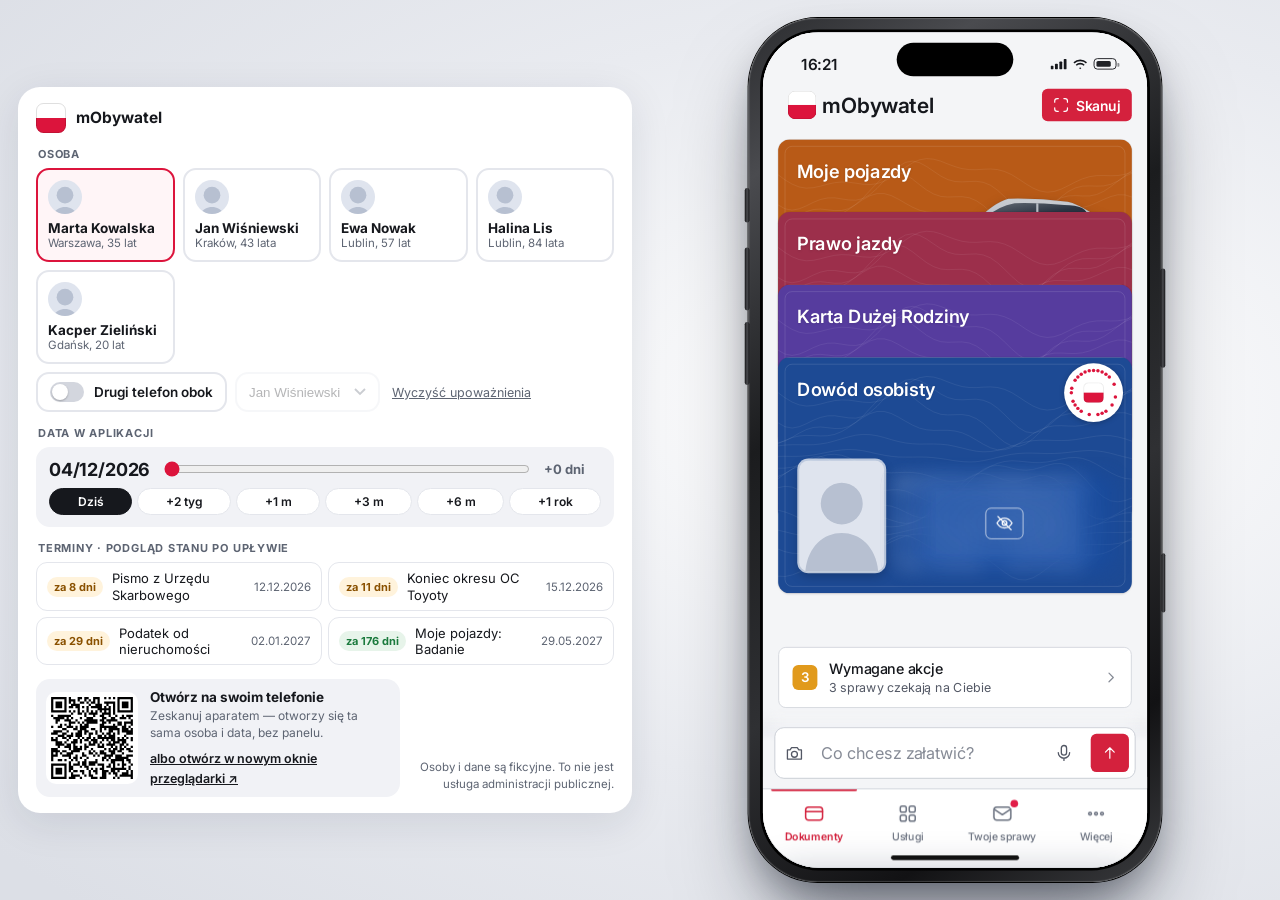
<file: index.html>
<!doctype html>
<html lang="pl">
<head>
<meta charset="utf-8">
<meta name="viewport" content="width=device-width, initial-scale=1">
<title>mObywatel</title>
<link rel="icon" href="assets/icon-app.svg">
<link rel="preconnect" href="https://fonts.googleapis.com">
<link rel="preconnect" href="https://fonts.gstatic.com" crossorigin>
<link href="https://fonts.googleapis.com/css2?family=Inter:wght@400;500;600;700;800&display=swap" rel="stylesheet">
<script>
/* Na telefonie nie pokazujemy ramki — od razu sama aplikacja */
if(Math.min(innerWidth,screen.width)<820)location.replace('app.html'+location.search);
</script>
<style>
/* =========================================================
   WYGLĄD PANELU I RAMKI — kolory zmieniasz tutaj
   ========================================================= */
:root{--red:#dc143c;--ink:#16181d;--ink2:#5d6472;--line:#e4e6ec;--bg:#f1f2f6;--card:#fff;--sans:Inter,-apple-system,"Segoe UI",Roboto,Arial,sans-serif}
*{box-sizing:border-box}
html,body{margin:0;height:100%}
body{font-family:var(--sans);color:var(--ink);background:radial-gradient(1200px 700px at 72% 45%,#ffffff 0%,#e9ebf0 55%,#dcdfe6 100%);overflow:hidden}
button{font:inherit;color:inherit;cursor:pointer;border:0;background:none}
:focus-visible{outline:3px solid #f5b700;outline-offset:2px;border-radius:10px}

.stage{height:100vh;display:grid;grid-template-columns:minmax(340px,400px) 1fr;gap:20px;padding:16px 24px}

/* ---------- panel po lewej: wszystko mieści się bez przewijania ---------- */
.panel{background:var(--card);border-radius:22px;box-shadow:0 10px 40px rgba(20,30,60,.10);padding:16px 18px;display:flex;flex-direction:column;min-height:0;overflow:hidden}
.brand{display:flex;align-items:center;gap:10px}
.brand img{width:30px;height:30px}
.brand h1{font-size:15.5px;line-height:1.2;margin:0}
.h{font-size:11px;font-weight:700;letter-spacing:.07em;text-transform:uppercase;color:var(--ink2);margin:14px 2px 7px}
.people{display:grid;grid-template-columns:1fr 1fr;gap:6px}
.person{display:flex;gap:9px;align-items:center;text-align:left;padding:7px 9px;border-radius:13px;border:2px solid var(--line);background:#fff;min-width:0}
.person:hover{border-color:#c9ccd6}
.person.on{border-color:var(--red);background:#fff5f7}
.person .av{width:32px;height:32px;border-radius:50%;background:#dfe4ee center 20%/cover;flex-shrink:0}
.person span{min-width:0}
.person b{display:block;font-size:13.5px;white-space:nowrap;overflow:hidden;text-overflow:ellipsis}
.person small{display:block;color:var(--ink2);font-size:11.5px;white-space:nowrap;overflow:hidden;text-overflow:ellipsis}

.datebox{background:var(--bg);border-radius:14px;padding:11px 13px 12px}
.date{display:flex;align-items:baseline;justify-content:space-between;gap:8px}
.date b{font-size:18px;letter-spacing:-.01em;white-space:nowrap}
.date span{color:var(--ink2);font-size:12px;font-weight:700;white-space:nowrap}
input[type=range]{width:100%;margin:8px 0 4px;accent-color:var(--red);height:22px}
.chips{display:flex;gap:5px}
.chip{flex:1;border:1.5px solid var(--line);background:#fff;border-radius:999px;padding:5px 0;font-size:12px;font-weight:600;white-space:nowrap}
.chip.on{background:var(--ink);border-color:var(--ink);color:#fff}

.events{display:flex;flex-direction:column;gap:5px;flex:1;min-height:0;overflow:hidden}
.ev{display:flex;gap:9px;align-items:center;text-align:left;padding:7px 10px;border-radius:11px;background:#fff;border:1.5px solid var(--line);font-size:13px;flex-shrink:0}
.ev:hover{border-color:#c9ccd6}
.ev i{font-style:normal;font-size:11px;font-weight:700;border-radius:999px;padding:3px 7px;white-space:nowrap;min-width:68px;text-align:center}
.ev .ok{background:#e7f4ea;color:#1b7a3d}.ev .warn{background:#fff3dc;color:#8a5100}.ev .bad{background:#fde8ec;color:#b3122e}
.ev span{flex:1;line-height:1.25;white-space:nowrap;overflow:hidden;text-overflow:ellipsis}
.ev em{font-style:normal;color:var(--ink2);font-size:11.5px;white-space:nowrap}
.foot{padding-top:10px;color:var(--ink2);font-size:11.5px;line-height:1.45;border-top:1px solid var(--line);margin-top:10px}
.foot a{color:var(--ink);font-weight:600}

/* ---------- telefon po prawej: czarna obudowa w stylu najnowszego iPhone'a (bez logo) ---------- */
.right{position:relative;min-width:0;min-height:0}
.scaler{position:absolute;left:50%;top:50%;width:432px;height:904px;transform:translate(-50%,-50%) scale(var(--s,1))}
.device{position:relative;width:432px;height:904px;border-radius:72px;padding:12px;
  background:linear-gradient(145deg,#2b2c2f 0%,#4a4b4f 14%,#1b1c1e 38%,#2f3033 62%,#121214 84%,#3a3b3e 100%);
  box-shadow:0 0 0 1px #000,inset 0 0 1px 1px rgba(255,255,255,.18),0 50px 90px -20px rgba(10,15,30,.5),0 20px 40px -10px rgba(10,15,30,.35)}
.bezel{width:100%;height:100%;border-radius:61px;background:#000;padding:3px}
.screen{width:402px;height:874px;border-radius:58px;overflow:hidden;background:#ebedf2;position:relative}
.screen iframe{width:100%;height:100%;border:0;display:block}
.btn-s{position:absolute;width:5px;border-radius:3px;background:linear-gradient(90deg,#141416,#4b4c50 50%,#141416)}
.btn-s.l{left:-4px}.btn-s.r{right:-4px}
.b-action{top:178px;height:36px}.b-volup{top:240px;height:66px}.b-voldn{top:318px;height:66px}
.b-power{top:262px;height:104px}.b-cam{top:560px;height:62px;width:4px;right:-3px}
.loading{position:absolute;inset:0;display:grid;place-items:center;background:#ebedf2;transition:opacity .25s;pointer-events:none}
.loading.off{opacity:0}
.spin{width:30px;height:30px;border-radius:50%;border:3px solid #e1e3ea;border-top-color:var(--red);animation:sp .8s linear infinite}
@keyframes sp{to{transform:rotate(360deg)}}
.phonebtn{display:flex;align-items:center;justify-content:center;gap:8px;width:100%;margin-top:10px;padding:10px 12px;border-radius:12px;border:1.5px solid var(--line);background:#fff;font-size:13.5px;font-weight:700}
.phonebtn:hover{border-color:#c9ccd6}.phonebtn svg{width:18px;height:18px}
.qrpop{display:flex;gap:12px;align-items:center;margin-top:8px;padding:10px;border-radius:14px;background:var(--bg)}
.qrpop[hidden]{display:none}
#qrBox{width:104px;height:104px;flex-shrink:0;background:#fff;border-radius:10px;padding:4px}#qrBox svg{width:100%;height:100%;display:block}
.qrpop b{display:block;font-size:13.5px}.qrpop small{display:block;color:var(--ink2);font-size:12px;line-height:1.35;margin:3px 0 6px}
.qrpop a{color:var(--ink);font-size:12.5px;font-weight:600}
/* ---------- panel w dwóch kolumnach: osoba i data | terminy i kod QR — wszystko widać bez przewijania ---------- */
.stage{grid-template-columns:minmax(600px,760px) 1fr}
.panel{display:grid;grid-template-columns:1fr 1fr;column-gap:22px}
.panel .kol{display:flex;flex-direction:column;min-height:0;min-width:0}
.panel .kol .foot{margin-top:auto}
.panel .h0{margin-top:4px}
.panel .events{flex:1}
/* zawsze dwie kolumny; panel zwęża się razem z oknem, telefon skaluje się do reszty miejsca */
.stage{grid-template-columns:clamp(520px,48vw,760px) 1fr;gap:16px;padding:14px 18px}
.panel{overflow:hidden}
.chips{flex-wrap:wrap}
/* węższy panel: osoby jedna pod drugą zamiast 2×2, nazwy terminów w dwóch linijkach zamiast ucinania */
.people{grid-template-columns:repeat(auto-fill,minmax(180px,1fr))}
.ev span{white-space:normal;display:-webkit-box;-webkit-line-clamp:2;-webkit-box-orient:vertical}
.ev i{min-width:0}
.chip{flex:1 0 auto;padding:5px 8px}
/* ---------- układ panelu: jedna kolumna od góry do dołu, bez pustych pól ----------
   osoby w jednym rzędzie · data · terminy (wypełniają resztę, w dwóch kolumnach) · na dole kod QR i informacja */
.panel{display:flex!important;flex-direction:column;overflow:hidden}
.people{grid-template-columns:repeat(4,1fr)!important;gap:8px}
.person{flex-direction:column;align-items:flex-start;gap:6px;padding:10px}
.person .av{width:34px;height:34px}
.person b,.person small{white-space:normal}
.datebox{display:grid;grid-template-columns:auto 1fr;grid-template-areas:"d s" "c c";column-gap:16px;align-items:center}
.datebox .date{grid-area:d;flex-direction:column;align-items:flex-start;gap:0}
.datebox input[type=range]{grid-area:s;margin:0}
.datebox .chips{grid-area:c;margin-top:8px;flex-wrap:nowrap}
.events{display:grid!important;grid-template-columns:repeat(auto-fill,minmax(250px,1fr));align-content:start;gap:6px;flex:1;min-height:0;overflow:hidden}
.dol{display:grid;grid-template-columns:1fr auto;gap:14px;align-items:end;margin-top:12px}
.dol .qrpop{margin:0}
.dol .foot{border:0;margin:0;padding:0 0 4px;max-width:200px;text-align:right}
#qrBox{width:92px;height:92px}
/* panel ma wysokość swojej treści (bez pustych pól), ale nigdy nie wychodzi poza okno */
.stage{align-items:center}
.right{align-self:stretch}
.panel{height:auto;max-height:100%;align-self:center}
.events{flex:0 1 auto!important}
.dol{margin-top:14px}
.screen .ekr{position:absolute;inset:0;width:100%;height:100%}
.screen .ekr.ukryty{opacity:0;pointer-events:none}
/* zasłona ładowania: łagodne pojawienie i zniknięcie, nad obiema ramkami */
.loading{z-index:5;transition:opacity .22s ease}
.loading:not(.off){transition-duration:.15s}
/* płynne zaznaczenia w panelu */
.person,.chip{transition:background-color .25s ease,border-color .25s ease,color .25s ease,box-shadow .25s ease,transform .15s ease}
.person:active,.chip:active,.ev:active{transform:scale(.97)}
.person.on{box-shadow:0 4px 14px rgba(220,20,60,.14)}
.ev{transition:border-color .2s ease,transform .15s ease}
#dLabel,#dRel{display:inline-block}
/* data: [data] [krótki suwak] [+N dni] w jednym rzędzie */
.datebox{grid-template-columns:auto 1fr auto!important;grid-template-areas:"d s r" "c c c"!important;column-gap:14px}
.datebox #dRel{grid-area:r;color:var(--ink2);font-size:13px;font-weight:700;white-space:nowrap;text-align:left;width:var(--relw,64px)}   /* „+” zawsze w tej samej odległości od suwaka co data po lewej */
.datebox input[type=range]{min-width:120px}
.person.on{box-shadow:none}
/* ---------- dwa telefony obok siebie (upoważnienie między dowolnymi dwiema osobami) ---------- */
.para{display:none;margin-top:8px;gap:8px;align-items:center;flex-wrap:wrap}
.para.on{display:flex}
.para .tg{display:flex;align-items:center;gap:10px;padding:8px 12px;border-radius:13px;border:2px solid var(--line);background:#fff;font-weight:600;font-size:13.5px;text-align:left}
.para .tg.on{border-color:var(--red);background:#fff5f7}
.para .tg i{width:34px;height:20px;border-radius:999px;background:#d3d6de;position:relative;flex:none}
.para .tg i::after{content:"";position:absolute;top:2px;left:2px;width:16px;height:16px;border-radius:50%;background:#fff;box-shadow:0 1px 2px rgba(0,0,0,.25)}
.para .tg.on i{background:#34c759}.para .tg.on i::after{left:16px}
.para .tg small{display:block;font-weight:500;color:var(--ink2,#5b6170);font-size:12px}
.para .reset{font-size:12.5px;color:var(--ink2,#5b6170);text-decoration:underline;padding:4px}
.scaler.dwa{width:904px}
.scaler{display:flex;gap:40px}
.scaler .drugi{display:none}
.scaler.dwa .drugi{display:block}
.device .etyk{position:absolute;left:50%;top:-30px;transform:translateX(-50%);font:600 15px/1 system-ui,sans-serif;color:#3b3f4a;white-space:nowrap;display:none}
.scaler.dwa .device .etyk{display:block}
.para .drugi{display:flex;align-items:center}
.para .drugi select{min-height:40px;border:2px solid var(--line);border-radius:13px;background:#fff;padding:0 34px 0 12px;font:600 13.5px/1 inherit;color:inherit;appearance:none;-webkit-appearance:none;
  background-image:url("data:image/svg+xml,%3Csvg xmlns='http://www.w3.org/2000/svg' width='12' height='8'%3E%3Cpath d='M1 1l5 5 5-5' fill='none' stroke='%235b6170' stroke-width='1.8'/%3E%3C/svg%3E");background-repeat:no-repeat;background-position:right 12px center;cursor:pointer}
.para .drugi.wyl{opacity:.45}
.sr{position:absolute;width:1px;height:1px;overflow:hidden;clip:rect(0 0 0 0)}
/* panel sterowania bez animacji przejść */
.panel *{transition:none!important}
</style>
</head>
<body>
<div class="stage">
  <aside class="panel" aria-label="Panel pokazu">
    <div class="brand"><img src="assets/icon-app.svg" alt=""><h1>mObywatel</h1></div>

    <div class="h">Osoba</div>
    <div class="people" id="people"></div>
    <div class="para" id="para"></div>

    <div class="h">Data w aplikacji</div>
    <div class="datebox">
      <div class="date"><b id="dLabel">—</b></div>
      <input type="range" id="slider" min="0" max="730" step="1" value="0" aria-label="Przesuń datę w aplikacji">
      <span id="dRel"></span>
      <div class="chips" id="quick"></div>
    </div>

    <div class="h">Terminy · podgląd stanu po upływie</div>
    <div class="events" id="events"></div>

    <div class="dol">
      <div class="qrpop" id="qrPop">
        <div id="qrBox" aria-label="Kod QR z linkiem do aplikacji"></div>
        <div><b>Otwórz na swoim telefonie</b><small>Zeskanuj aparatem — otworzy się ta sama osoba i data, bez panelu.</small>
        <a href="app.html" id="openApp" target="_blank" rel="noopener">albo otwórz w nowym oknie przeglądarki ↗</a></div>
      </div>
      <div class="foot">Osoby i dane są fikcyjne. To nie jest usługa administracji publicznej.</div>
    </div>
  </aside>

  <main class="right">
    <div class="scaler" id="scaler">
      <div class="device">
        <span class="btn-s l b-action"></span><span class="btn-s l b-volup"></span><span class="btn-s l b-voldn"></span>
        <span class="btn-s r b-power"></span><span class="btn-s r b-cam"></span>
        <div class="bezel"><div class="screen">
          <iframe id="app" class="ekr" title="Aplikacja na telefonie" src="about:blank"></iframe>
          <iframe id="app2" class="ekr ukryty" title="Aplikacja na telefonie" src="about:blank" aria-hidden="true" tabindex="-1"></iframe>
          <div class="loading" id="loading"><div class="spin"></div></div>
        </div></div>
        <span class="etyk" id="etykA"></span>
      </div>
      <div class="device drugi" aria-label="Drugi telefon">
        <span class="btn-s l b-action"></span><span class="btn-s l b-volup"></span><span class="btn-s l b-voldn"></span>
        <span class="btn-s r b-power"></span><span class="btn-s r b-cam"></span>
        <div class="bezel"><div class="screen">
          <iframe id="appDrugi" class="ekr" title="Aplikacja na drugim telefonie" src="about:blank"></iframe>
        </div></div>
        <span class="etyk" id="etykB"></span>
      </div>
    </div>
  </main>
</div>

<script src="lib/qrcode.js"></script>
<script src="osoby.js?v=20261122-0041"></script>
<script>
/* =========================================================
   STAN POKAZU: osoba, dzień (przesunięcie od dnia 0), układ
   ========================================================= */
const DAY=864e5, DZIEN_0=new Date(2026,9,18);   // ta sama data co w czas.js
/* na ekranie dzień 0 = prawdziwe dziś: daty z danych wyświetlamy przesunięte o PRZES dni */
const DZIS=(()=>{const d=new Date();d.setHours(0,0,0,0);return d})(), PRZES=Math.round((DZIS-DZIEN_0)/DAY);
const naEkran=d=>new Date(d.getTime()+PRZES*DAY);
/* WERSJA: zmieniana przy każdej zmianie aplikacji, żeby przeglądarka nie pokazywała starej kopii z pamięci */
const WERSJA='20261122-0041';
const q=new URLSearchParams(location.search);
const S={osoba:OSOBY[q.get('osoba')]?q.get('osoba'):'marta', dzien:Math.max(0,Math.min(730,+q.get('dzien')||0)), drugi:OSOBY[q.get('drugi')]?q.get('drugi'):null};
/* drugi telefon: dostępny przy każdej osobie. Domyślnie włączony dla pary z pokazu (Halina i Ewa), dla reszty na żądanie. */
/* domyślna druga osoba w pokazie — tylko podpowiedź panelu, bez żadnego powiązania między osobami */
const DOMYSLNA_PARA={halina:'ewa',ewa:'halina'};
S.dwa=q.get('dwa')==='1'||(q.get('dwa')!=='0'&&!!DOMYSLNA_PARA[S.osoba]);
const para=()=>({id:S.drugi&&S.drugi!==S.osoba?S.drugi:DOMYSLNA_PARA[S.osoba]||Object.keys(OSOBY).find(k=>k!==S.osoba)});
const dwa=()=>S.dwa;
const QUICK=[[0,'Dziś'],[14,'+2 tyg'],[30,'+1 m'],[90,'+3 m'],[180,'+6 m'],[365,'+1 rok']];
const $=s=>document.querySelector(s);
const fmt=d=>`${String(d.getDate()).padStart(2,'0')}/${String(d.getMonth()+1).padStart(2,'0')}/${d.getFullYear()}`;   // dd/mm/rrrr
const fmtS=d=>d.toLocaleDateString('pl-PL',{day:'2-digit',month:'2-digit',year:'numeric'});
const dni=x=>x===1?'1 dzień':x+' dni';

/* terminy osoby wyciągnięte z danych (OC, badanie, ważność, płatności) */
function parse(t){const m=/(\d{2})\.(\d{2})(?:\.(\d{4}))?/.exec(t);if(!m)return null;const mo=+m[2];const y=m[3]?+m[3]:(mo>=7?2026:2027);return new Date(y,mo-1,+m[1])}
function events(id){
  const os=OSOBY[id],out=[],seen=new Set();
  const add=(label,txt)=>{const d=parse(txt);if(!d)return;const n=Math.round((d-DZIEN_0)/DAY);if(n<0||n>730)return;if(seen.has(n))return;seen.add(n);out.push({label,n,d})};
  /* najpierw przypomnienia z aplikacji (czytelne nazwy), potem daty z dokumentów; jeden wpis na dzień */
  (os.tiles||[]).forEach(t=>{if(/\d{2}\.\d{2}/.test(t.d||''))add(t.h,t.d)});
  os.docs.forEach(doc=>[...(doc.f||[]),...(doc.rows||[])].forEach(([k,v])=>{if(/ważn|^OC|^Badanie/i.test(k)&&typeof v==='string')add(`${doc.name}: ${k.replace(/ do$/,'').replace(/^Dowód ważny$/,'ważność')}`,v)}));
  return out.sort((a,b)=>a.n-b.n);
}

/* Panel aktualizuje się płynnie: osoby i przyciski tylko zmieniają zaznaczenie (bez przebudowy),
   data i terminy delikatnie się przenikają, a kod QR „miga” miękko przy zmianie. */
const SPOK=matchMedia('(prefers-reduced-motion: reduce)').matches;
let ciagnie=false,poprz={osoba:null,dzien:null,tekst:null};
const miekko=()=>{};   /* panel bez animacji */
/* szerokość pola „+N dni” = najdłuższa wartość („+730 dni”), żeby suwak nie skakał, a odstęp po „+” był stały */
function szerRel(){const r=$('#dRel');if(!r)return;const t=r.textContent;r.style.width='auto';r.textContent='+730 dni';const w=Math.ceil(r.getBoundingClientRect().width);r.textContent=t;document.documentElement.style.setProperty('--relw',w+'px');r.style.width=''}
function render(){
  const pe=$('#people');
  if(!pe.children.length)pe.innerHTML=Object.values(OSOBY).map(o=>`<button class="person" data-o="${o.id}"><span class="av" style="background-image:url(assets/foto-${o.id}.svg)"></span><span><b>${o.imie} ${o.nazwisko}</b><small>${o.opis.split(',').slice(0,2).join(',')}</small></span></button>`).join('');
  pe.querySelectorAll('.person').forEach(b=>{const on=b.dataset.o===S.osoba;b.classList.toggle('on',on);b.setAttribute('aria-pressed',on)});
  const pr=para(),pa=$('#para');pa.classList.add('on');
  {const h=`<button class="tg ${dwa()?'on':''}" data-dwa aria-pressed="${dwa()}"><i></i><span>Drugi telefon obok</span></button>
   <label class="drugi ${dwa()?'':'wyl'}"><span class="sr">Osoba na drugim telefonie</span><select data-drugi ${dwa()?'':'disabled'}>${Object.keys(OSOBY).filter(k=>k!==S.osoba).map(k=>`<option value="${k}" ${k===pr.id?'selected':''}>${OSOBY[k].imie} ${OSOBY[k].nazwisko}</option>`).join('')}</select></label><button class="reset" data-reset>Wyczyść upoważnienia</button>`;if(pa.innerHTML!==h)pa.innerHTML=h}
  const d=new Date(DZIS.getTime()+S.dzien*DAY),txt=fmt(d);
  if($('#dLabel').textContent!==txt){$('#dLabel').textContent=txt;if(!ciagnie)miekko($('#dLabel'))}
  const rel=`+${dni(S.dzien)}`;if($('#dRel').textContent!==rel){$('#dRel').textContent=rel;if(!ciagnie)miekko($('#dRel'))}
  $('#slider').value=S.dzien;
  const qk=$('#quick');
  if(!qk.children.length)qk.innerHTML=QUICK.map(([n,l])=>`<button class="chip" data-d="${n}">${l}</button>`).join('');
  qk.querySelectorAll('.chip').forEach(b=>b.classList.toggle('on',+b.dataset.d===S.dzien));
  const ev=events(S.osoba);
  const html=ev.length?ev.map(e=>{const x=e.n-S.dzien;const cls=x<0?'bad':x<=30?'warn':'ok';const t=x<0?`${dni(-x)} po`:x===0?'dziś':`za ${dni(x)}`;
    return `<button class="ev" data-d="${e.n+1}" title="Pokaż stan w dniu następującym po terminie"><i class="${cls}">${t}</i><span>${e.label}</span><em>${fmtS(naEkran(e.d))}</em></button>`}).join(''):'<p class="hint">Brak terminów w najbliższych 2 latach.</p>';
  const box=$('#events'),nowaOsoba=poprz.osoba!==null&&poprz.osoba!==S.osoba;
  if(html!==poprz.tekst){box.innerHTML=html;poprz.tekst=html;fitEvents();
}
  poprz.osoba=S.osoba;poprz.dzien=S.dzien;
}
/* lista terminów: pokaż tyle, ile się zmieści (bez przewijania) — najpierw najbliższe nadchodzące */
function fitEvents(){const box=$('#events');const items=[...box.children];if(!items.length)return;
  const up=items.filter(e=>!e.querySelector('i.bad')),past=items.filter(e=>e.querySelector('i.bad')).reverse();
  box.innerHTML='';[...up,...past].forEach(e=>box.append(e));
  while(box.children.length>1&&box.scrollHeight>box.clientHeight+1)box.lastElementChild.remove();
  [...box.children].sort((a,b)=>+a.dataset.d-+b.dataset.d).forEach(e=>box.append(e));}
const MOTYW='';   /* motyw „urzędowy” jest domyślny w app.html */
function appURL(o=S.osoba){return `app.html?osoba=${o}&dzien=${S.dzien}${MOTYW?'&motyw='+MOTYW:''}&v=${WERSJA}`}
const adresPanelu=()=>`?osoba=${S.osoba}&dzien=${S.dzien}${dwa()?'&dwa=1&drugi='+para().id:'&dwa=0'}${MOTYW?'&motyw='+MOTYW:''}`;
let lastB='';
function loadDrugi(){
  const sc=$('#scaler');sc.classList.toggle('dwa',dwa());fit();
  const pr=para();$('#etykA').textContent=OSOBY[S.osoba].imie+' '+OSOBY[S.osoba].nazwisko;
  if(!dwa()){if(lastB){$('#appDrugi').src='about:blank';lastB=''}return}
  $('#etykB').textContent=OSOBY[pr.id].imie+' '+OSOBY[pr.id].nazwisko;
  const u=appURL(pr.id);if(u!==lastB){lastB=u;$('#appDrugi').src=u}
}
let last='';
/* Płynna zmiana: nowa wersja aplikacji ładuje się w drugiej, ukrytej ramce, a gdy jest gotowa,
   przenika się z obecną (bez białego ekranu i „zacięcia”). */
let ramA=$('#app'),ramB=$('#app2'),pierwszy=true,nrLad=0;
function load(){
  const u=appURL(); if(u===last)return; last=u;
  $('#openApp').href=u; rysujQR();
  history.replaceState(null,'',adresPanelu());
  loadDrugi();
  if(pierwszy){ramA.src=u;return}
  /* krótki ekran ładowania przy każdej zmianie: zasłona wjeżdża, pod nią podmieniamy aplikację,
     zasłona znika najwcześniej po MIN ms — bez skakania między widokami */
  const nr=++nrLad,start=performance.now(),MIN=550;
  $('#loading').classList.remove('off');
  ramB.onload=()=>{if(nr!==nrLad)return;const reszta=Math.max(0,MIN-(performance.now()-start));
    setTimeout(()=>{if(nr!==nrLad)return;zamien();requestAnimationFrame(()=>$('#loading').classList.add('off'))},reszta)};
  ramB.src=u;
}
function zamien(){
  const nowa=ramB,stara=ramA;
  nowa.classList.remove('ukryty');nowa.removeAttribute('aria-hidden');nowa.removeAttribute('tabindex');
  stara.classList.add('ukryty');stara.setAttribute('aria-hidden','true');stara.tabIndex=-1;stara.src='about:blank';
  ramA=nowa;ramB=stara;synchronizuj();
}
function synchronizuj(){
  /* osoba zmieniona wewnątrz aplikacji → zsynchronizuj panel */
  try{const p=new URLSearchParams(ramA.contentWindow.location.search).get('osoba');if(p&&OSOBY[p]&&p!==S.osoba){S.osoba=p;last=appURL();render();history.replaceState(null,'',`?osoba=${S.osoba}&dzien=${S.dzien}${MOTYW?'&motyw='+MOTYW:''}`)}}catch(e){}
}
ramA.addEventListener('load',()=>{if(pierwszy&&ramA.src!=='about:blank'){pierwszy=false;$('#loading').classList.add('off');synchronizuj()}});
document.addEventListener('change',e=>{const s=e.target.closest('[data-drugi]');if(!s)return;S.drugi=s.value;render();loadDrugi();history.replaceState(null,'',adresPanelu())});
document.addEventListener('click',e=>{
  if(e.target.closest('[data-dwa]')){S.dwa=!dwa();render();load();loadDrugi();history.replaceState(null,'',adresPanelu());return}
  if(e.target.closest('[data-drugi]'))return;
  if(e.target.closest('[data-reset]')){try{localStorage.removeItem('mobPomoc')}catch(x){}last='';lastB='';render();load();loadDrugi();return}
  const b=e.target.closest('[data-o],[data-d]'); if(!b)return;
  if(b.dataset.o)S.osoba=b.dataset.o;
  if(b.dataset.d!==undefined)S.dzien=Math.min(730,+b.dataset.d);
  render(); load();
});
const sl=$('#slider');
sl.addEventListener('input',()=>{ciagnie=true;S.dzien=+sl.value;render()});      // podgląd daty na żywo
sl.addEventListener('change',()=>{ciagnie=false;S.dzien=+sl.value;load()});      // przeładuj telefon po puszczeniu

/* „Otwórz na swoim telefonie”: kod QR z adresem samej aplikacji (bieżąca osoba i data) */
function rysujQR(){const box=$('#qrBox');if(!box||$('#qrPop').hidden)return;
  const url=new URL(appURL(),location.href).href;const q=qrcode(0,'M');q.addData(url);q.make();
  const nowy=q.createSvgTag({cellSize:4,margin:2,scalable:true});
  if(!box.innerHTML||SPOK){box.innerHTML=nowy;return}
  /* spokojna zmiana kodu: krótkie przygaszenie i podmiana */
  box.innerHTML=nowy;}
/* „albo otwórz w nowym oknie przeglądarki”: osobne okno w rozmiarze iPhone'a 16 (393×852), czyli widok mobilny na komputerze */
$('#openApp').addEventListener('click',e=>{
  const w=393,h=852,l=Math.max(0,(screen.availWidth-w)/2),t=Math.max(0,(screen.availHeight-h)/2);
  const okno=window.open($('#openApp').href,'mobywatel_telefon',`popup=yes,width=${w},height=${h},left=${l},top=${t}`);
  if(okno){e.preventDefault();okno.focus()}           // gdy przeglądarka zablokuje okno — otworzy się zwykła karta
});
/* telefon zawsze mieści się w oknie */
function fit(){const r=$('.right').getBoundingClientRect(),W=dwa()?904:432,H=dwa()?904+40:904;const s=Math.min(1,(r.height-8)/H,(r.width-8)/W);$('#scaler').style.setProperty('--s',s)}
addEventListener('resize',()=>{fit();render()});
render(); szerRel(); load(); fit();
</script>
</body>
</html>
</file>
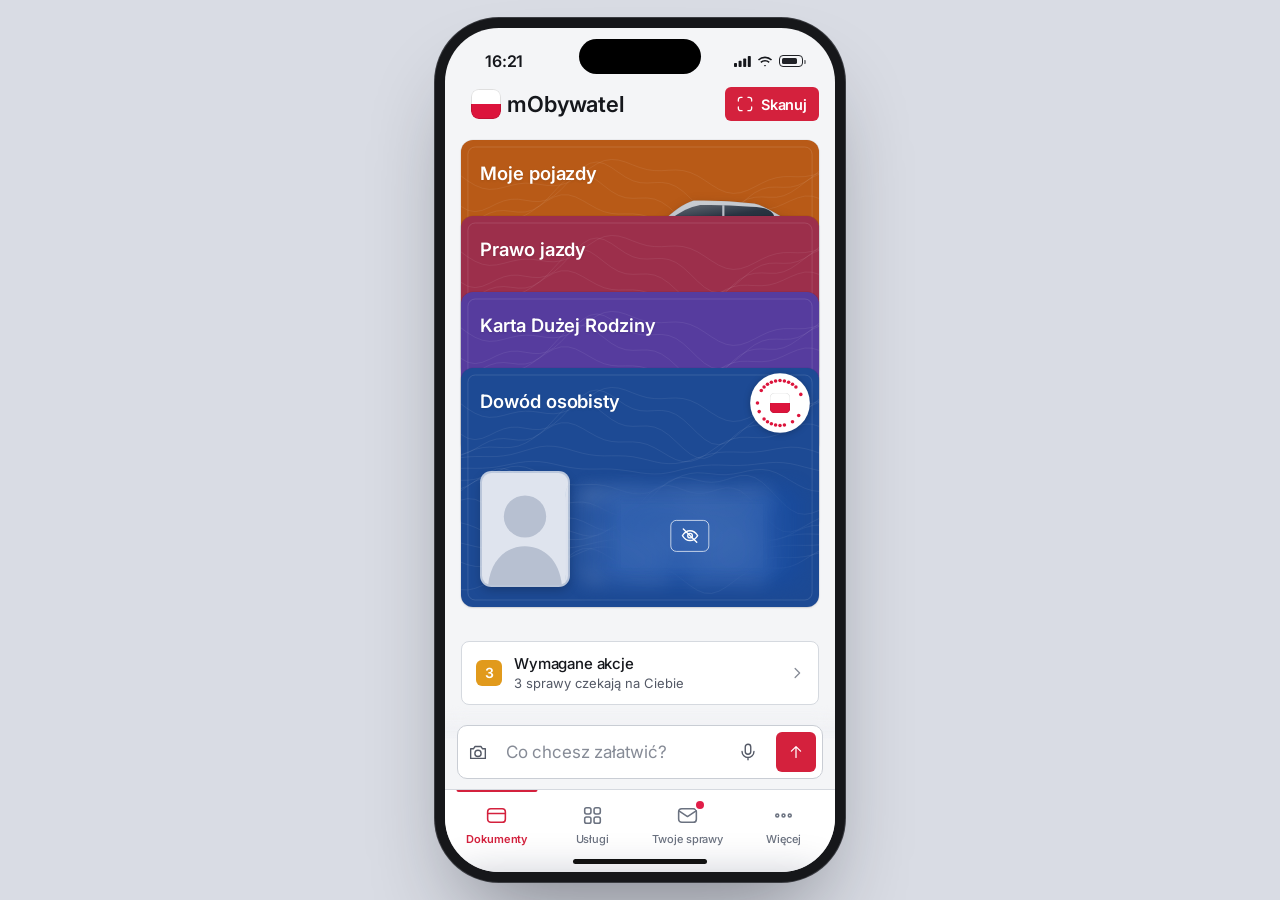
<file: app.html>
<!doctype html>
<html lang="pl">
<head>
<meta charset="utf-8">
<script>if(window.self!==window.top)document.documentElement.classList.add('ramka');document.documentElement.dataset.motyw='urzedowy';   /* wygląd „urzędowy” (motyw.css) jest jedynym motywem */</script>
<script>
/* Okno „telefonu” otwarte z panelu: ekran ma zawsze proporcje iPhone'a 16 (393×852).
   Treść jest renderowana dokładnie w tym rozmiarze i skalowana do okna, a okno samo wraca do właściwych proporcji. */
(function(){
 if(window.name!=='mobywatel_telefon')return;
 const W=393,H=852,d=document.documentElement;d.classList.add('okno');
 const dopasuj=()=>{const s=Math.min(innerWidth/W,innerHeight/H);d.style.setProperty('--okno-s',s)};
 addEventListener('resize',dopasuj);dopasuj();
 /* proporcje zablokowane: po zmianie rozmiaru okno dopasowuje drugi wymiar do proporcji telefonu.
    Bierzemy ten wymiar, który użytkownik zmienił bardziej (ciągnięcie za bok, górę albo róg). */
 let t,pw=innerWidth,ph=innerHeight,wlasne=false;
 const zatrzask=()=>{
  if(wlasne){wlasne=false;pw=innerWidth;ph=innerHeight;return}
  const dw=outerWidth-innerWidth,dh=outerHeight-innerHeight;
  const zmW=Math.abs(innerWidth-pw)/W,zmH=Math.abs(innerHeight-ph)/H;
  let w,h;
  if(zmW>=zmH){w=Math.max(260,innerWidth);h=Math.round(w*H/W)}else{h=Math.max(560,innerHeight);w=Math.round(h*W/H)}
  /* nie większe niż ekran */
  const mh=screen.availHeight-dh;if(h>mh){h=mh;w=Math.round(h*W/H)}
  pw=w;ph=h;
  if(Math.abs(innerWidth-w)>1||Math.abs(innerHeight-h)>1){wlasne=true;try{resizeTo(w+dw,h+dh)}catch(e){wlasne=false}}
 };
 addEventListener('load',()=>{const dw=outerWidth-innerWidth,dh=outerHeight-innerHeight;wlasne=true;try{resizeTo(W+dw,H+dh)}catch(e){wlasne=false}pw=W;ph=H});
 addEventListener('resize',()=>{clearTimeout(t);t=setTimeout(zatrzask,160)});
})();
</script>
<script>
/* Wersja statyczna (GitHub Pages / plik): nie ma serwera z asystentem AI i przekazywaniem danych.
   Zapytania do /api/... od razu dostają pustą odpowiedź, zamiast błędów w konsoli. */
(function(){const f=window.fetch.bind(window);
 window.fetch=(u,o)=>{const s=typeof u==='string'?u:(u&&u.url)||'';
  let p='';try{p=new URL(s,location.href).pathname}catch(_){}
  if(p.includes('/api/')&&!window.SERWER_API)
   return Promise.resolve(new Response('{}',{status:200,headers:{'Content-Type':'application/json'}}));
  return f(u,o)};})();
</script>
<script src="czas.js?v=20261122-0041"></script>
<script src="gesty.js?v=20261122-0041"></script>
<script src="i18n.js?v=20261122-0041"></script>
<meta name="viewport" content="width=device-width, initial-scale=1, viewport-fit=cover, interactive-widget=resizes-content">
<meta name="theme-color" content="#ebedf2">
<meta name="apple-mobile-web-app-capable" content="yes">
<title>mObywatel</title>
<link rel="icon" href="assets/icon-app.svg">
<link rel="preconnect" href="https://fonts.googleapis.com">
<link rel="preconnect" href="https://fonts.gstatic.com" crossorigin>
<link href="https://fonts.googleapis.com/css2?family=Inter:wght@400;500;600;700&display=swap" rel="stylesheet">
<link rel="stylesheet" href="style.css?v=20261122-0041">
<link rel="stylesheet" href="motyw.css?v=20261122-0041">
</head>
<body>
<div class="phone" id="app">
  <div class="island"></div>
  <div class="status"><span id="clock">20:10</span><span class="sig"><svg width="17" height="11" viewBox="0 0 17 11" fill="currentColor"><rect x="0" y="7" width="3" height="4" rx=".8"/><rect x="4.6" y="4.8" width="3" height="6.2" rx=".8"/><rect x="9.2" y="2.4" width="3" height="8.6" rx=".8"/><rect x="13.8" y="0" width="3" height="11" rx=".8"/></svg><svg width="16" height="11" viewBox="0 0 16 11" fill="currentColor"><path d="M8 2.2c2.3 0 4.4.9 6 2.4l1.1-1.2A10.3 10.3 0 0 0 8 .5 10.3 10.3 0 0 0 .9 3.4L2 4.6a8.6 8.6 0 0 1 6-2.4Zm0 3.4c1.4 0 2.6.5 3.6 1.4l1.1-1.2A6.9 6.9 0 0 0 8 3.9a6.9 6.9 0 0 0-4.7 1.9L4.4 7A5.2 5.2 0 0 1 8 5.6Zm0 3.3a1.6 1.6 0 0 1 1.2.5L8 10.6 6.8 9.4A1.6 1.6 0 0 1 8 8.9Z"/></svg><i class="bat"></i></span></div>

  <header class="top" id="top">
    <button class="ico wyjdz" id="exitChatBtn" aria-label="Zamknij rozmowę i wróć"><svg viewBox="0 0 24 24" fill="none" stroke="currentColor" stroke-width="2.2" stroke-linecap="round" stroke-linejoin="round"><path d="m14.5 6-6 6 6 6"/></svg></button>
    <button class="home" id="homeBtn" aria-label="Ekran główny"><img class="emblem" src="assets/icon-app.svg" alt=""></button>
    <span class="sp"></span>
    <button class="ico chatonly" id="histBtn" aria-label="Historia rozmów" aria-haspopup="true" aria-expanded="false" aria-controls="hmenu"><svg viewBox="0 0 24 24" fill="none" stroke="currentColor" stroke-width="1.6" stroke-linecap="round" stroke-linejoin="round"><path d="M4.2 12a7.8 7.8 0 1 0 2.3-5.5"/><path d="M4 4.6v3.6h3.6"/><path d="M12 8.2V12l2.7 1.7"/></svg><span class="hc" id="histCount" hidden></span></button>
    <button class="ico chatonly" id="newBtn" aria-label="Nowa rozmowa"><svg viewBox="0 0 24 24" fill="none" stroke="currentColor" stroke-width="1.6" stroke-linecap="round" stroke-linejoin="round"><path d="M11.5 4.5h-5a2 2 0 0 0-2 2v11a2 2 0 0 0 2 2h11a2 2 0 0 0 2-2v-5"/><path d="M17.7 3.8a1.9 1.9 0 0 1 2.7 2.7l-7.6 7.6-3.4.7.7-3.4z"/></svg></button>
    <button class="ico" id="qrBtn" aria-label="Potwierdź swoje dane: zeskanuj znak aplikacji odbiorcy"><svg viewBox="0 0 24 24" fill="none" stroke="currentColor" stroke-width="1.6" stroke-linecap="round" stroke-linejoin="round"><path d="M3.5 8V6a2.5 2.5 0 0 1 2.5-2.5h2M16 3.5h2A2.5 2.5 0 0 1 20.5 6v2M20.5 16v2a2.5 2.5 0 0 1-2.5 2.5h-2M8 20.5H6A2.5 2.5 0 0 1 3.5 18v-2"/><path d="M8 10h7.5l-2.2-2.2M16 14H8.5l2.2 2.2"/></svg></button>
    <button class="ico" id="mailBtn" aria-label="Skrzynka, 1 nowa wiadomość"><svg viewBox="0 0 24 24" fill="none" stroke="currentColor" stroke-width="1.6" stroke-linecap="round" stroke-linejoin="round"><rect x="3.5" y="5.5" width="17" height="13" rx="2.5"/><path d="m4.5 7.5 7.5 5.5 7.5-5.5"/></svg><span class="dot"></span></button>
    <button class="ico" id="bellBtn" aria-label="Powiadomienia"><svg viewBox="0 0 24 24" fill="none" stroke="currentColor" stroke-width="1.6" stroke-linecap="round" stroke-linejoin="round"><path d="M6.5 16.5V11a5.5 5.5 0 0 1 11 0v5.5l1.5 1.5H5zM10 20.5a2 2 0 0 0 4 0"/></svg></button>
  </header>

  <h1 class="title" id="title" style="cursor:default">mObywatel</h1>

  <div class="hmenu" id="hmenu"><div class="scrim"></div><div class="panel" role="dialog" aria-label="Historia rozmów"><div class="hh"><span>Rozmowy</span><button id="hnew" type="button">+ Nowa rozmowa</button></div><div class="hl" id="hlist" data-t="0"></div></div></div>

  <div class="stackwrap" id="stackwrap"><div class="stack" id="stack"></div></div>
  <div class="alt" id="alt"></div>

  <section class="reminders" id="reminders" aria-label="Przypomnienia">
    <div class="tiles" id="tiles"></div>
  </section>

  <section class="chat" id="chat" aria-live="polite">
    <div class="msgs" id="msgs"></div>
  </section>

  <section class="voice" id="voice" aria-label="Rozmowa głosowa" data-vs="idle">
    <div class="vstage" id="vstage"></div>
    <div class="vfoot">
      <p class="vheard" id="vheard"></p>
      <p class="vstate" id="vstate">Dotknij, aby mówić</p>
      <button type="button" class="vmic" id="vmic" aria-label="Mów"><span class="ring"></span><span class="ring r2"></span><svg viewBox="0 0 24 24" fill="none" stroke="currentColor" stroke-width="1.8" stroke-linecap="round"><rect x="9" y="3.5" width="6" height="11" rx="3"/><path d="M5.5 11.5a6.5 6.5 0 0 0 13 0M12 18v2.5"/></svg></button>
      <button type="button" class="vkbd" id="vkbd"><svg viewBox="0 0 24 24" fill="none" stroke="currentColor" stroke-width="1.6" stroke-linecap="round" stroke-linejoin="round"><rect x="2.5" y="6" width="19" height="12" rx="2.5"/><path d="M6 10h.01M9.3 10h.01M12.6 10h.01M15.9 10h.01M18 10h.01M6 13.5h.01M18 13.5h.01M9 14h6"/></svg>Pisz zamiast mówić</button>
    </div>
  </section>

  <form class="composer" id="composer" autocomplete="off">
    <div class="bar">
      <button type="button" class="ib" id="cam" aria-label="Zrób zdjęcie dokumentu"><svg viewBox="0 0 24 24" fill="none" stroke="currentColor" stroke-width="1.6" stroke-linecap="round" stroke-linejoin="round"><path d="M4 8.5h3l1.8-2.5h6.4L17 8.5h3V19H4z"/><circle cx="12" cy="13.5" r="3.4"/></svg></button>
      <input id="prompt" placeholder="Co chcesz załatwić?" enterkeyhint="send" aria-label="Wiadomość">
      <button type="button" class="ib mic" id="mic" aria-label="Powiedz"><svg viewBox="0 0 24 24" fill="none" stroke="currentColor" stroke-width="1.6" stroke-linecap="round"><rect x="9" y="3.5" width="6" height="11" rx="3"/><path d="M5.5 11.5a6.5 6.5 0 0 0 13 0M12 18v2.5"/></svg></button>
      <button type="submit" class="send" aria-label="Wyślij"><svg viewBox="0 0 24 24" fill="none" stroke="currentColor" stroke-width="2.2" stroke-linecap="round" stroke-linejoin="round"><path d="M12 18.5v-13M6.5 11 12 5.5l5.5 5.5"/></svg></button>
    </div>
  </form>

  <div class="todo" id="todo" aria-hidden="true"><div class="scrim"></div>
    <div class="tpanel" role="dialog" aria-modal="true" aria-labelledby="todoH">
      <div class="grab"></div>
      <div class="th"><h2 id="todoH">Do załatwienia</h2><button class="tx-close" id="todoClose" aria-label="Zamknij"><svg viewBox="0 0 24 24" fill="none" stroke="currentColor" stroke-width="2" stroke-linecap="round"><path d="M6.5 6.5l11 11M17.5 6.5l-11 11"/></svg></button></div>
      <div class="tl"></div>
      <button class="task" id="todoAsk">Zapytaj asystenta o wszystkie sprawy</button>
    </div>
  </div>
  <div class="sheet" id="detail" role="dialog" aria-modal="true"></div>
  <div class="auth" id="faceid" aria-hidden="true"><div class="box">
    <svg class="fid" viewBox="0 0 64 64" fill="none" stroke="currentColor" stroke-width="2.6" stroke-linecap="round" stroke-linejoin="round"><path d="M6 20V13a7 7 0 0 1 7-7h7M44 6h7a7 7 0 0 1 7 7v7M58 44v7a7 7 0 0 1-7 7h-7M20 58h-7a7 7 0 0 1-7-7v-7"/><path d="M23 24v5M41 24v5M32 24v12.5c0 1.4-.9 2.2-2.6 2.2"/><path d="M23.5 44.5c2.4 2.3 5.2 3.5 8.5 3.5s6.1-1.2 8.5-3.5"/></svg>
    <svg class="ok" viewBox="0 0 48 48" fill="none" stroke="currentColor" stroke-width="2.6" stroke-linecap="round" stroke-linejoin="round"><circle class="okc" cx="24" cy="24" r="18" pathLength="1"/><path class="okp" d="m16 24.5 5.5 5.5L32 19" pathLength="1"/></svg>
    <span>Face ID</span>
  </div></div>
  <div class="homebar"></div>
</div>
<script src="osoby.js?v=20261122-0041"></script>
<script>CZAS.przelicz()</script>
<script src="dane.js?v=20261122-0041"></script>
<script src="sylwetki.js?v=20261122-0041"></script>
<script src="core.js?v=20261122-0041"></script>
<script src="variants.js?v=20261122-0041"></script>
<script src="scenarios.js?v=20261122-0041"></script>
<script src="asystent-osoby.js?v=20261122-0041"></script>
<script src="agent.js?v=20261122-0041"></script>
<script src="znak-kod.js?v=20261122-0041"></script>
<script src="znak.js?v=20261122-0041"></script>
<script src="nawigacja.js?v=20261122-0041"></script>
<script src="sprawy.js?v=20261122-0041"></script>
<script src="pomoc.js?v=20261122-0041"></script>
</body>
</html>
</file>
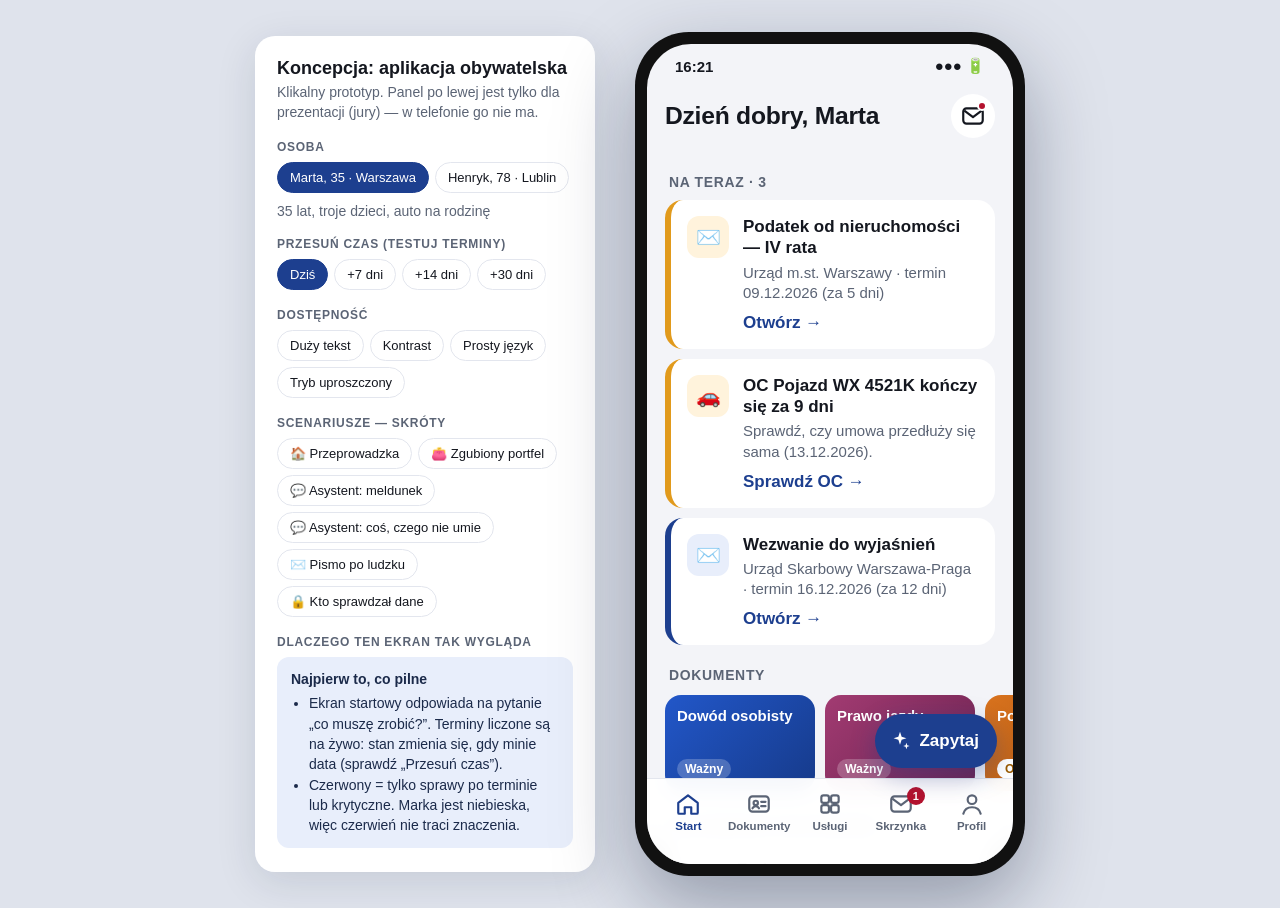
<file: koncepcja.html>
<!DOCTYPE html>
<html lang="pl">
<head>
<meta charset="utf-8">
<meta name="viewport" content="width=device-width,initial-scale=1,viewport-fit=cover">
<title>Koncepcja aplikacji obywatelskiej — prototyp</title>
<style>
/* =========================================================
   WYGLĄD — zmieniaj kolory tutaj
   ========================================================= */
:root{
  --brand:#1d3f8f;        /* kolor marki / akcji */
  --brand-soft:#e8eefb;
  --bg:#f3f4f8;
  --card:#ffffff;
  --text:#14171f;
  --muted:#5b6475;        /* kontrast ≥ 4.5:1 na białym */
  --line:#e3e6ee;
  --ok:#1b7a3d;  --ok-soft:#e6f4ea;
  --warn:#9a5b00; --warn-soft:#fff3dc;
  --bad:#b3122e;  --bad-soft:#fde8ec;   /* czerwony TYLKO dla pilnych spraw */
  --fs:17px;
  --radius:18px;
}
*{box-sizing:border-box;margin:0;padding:0}
html,body{height:100%}
body{font-family:-apple-system,BlinkMacSystemFont,"Segoe UI",Roboto,"Helvetica Neue",Arial,sans-serif;background:#dfe3ec;color:var(--text);-webkit-font-smoothing:antialiased}
button{font:inherit;color:inherit;background:none;border:0;cursor:pointer}
input{font:inherit}
:focus-visible{outline:3px solid #f5b700;outline-offset:2px;border-radius:8px}

/* ---------- scena: panel prezentera + telefon ---------- */
.stage{min-height:100%;display:flex;gap:40px;align-items:center;justify-content:center;padding:32px}
.presenter{width:340px;max-height:calc(100vh - 64px);overflow:auto;background:#fff;border-radius:20px;padding:22px;box-shadow:0 10px 40px rgba(20,30,60,.12);font-size:14px}
.presenter h1{font-size:18px;margin-bottom:4px}
.presenter .sub{color:var(--muted);margin-bottom:16px;line-height:1.4}
.presenter h3{font-size:12px;text-transform:uppercase;letter-spacing:.06em;color:var(--muted);margin:18px 0 8px}
.pbtns{display:flex;flex-wrap:wrap;gap:6px}
.pbtn{border:1px solid var(--line);border-radius:999px;padding:7px 12px;font-size:13px;background:#fff}
.pbtn.on{background:var(--brand);border-color:var(--brand);color:#fff}
.why{background:var(--brand-soft);border-radius:12px;padding:12px 14px;line-height:1.45;color:#1b2a4a}
.why b{display:block;margin-bottom:4px}
.why ul{padding-left:18px}
.device{width:390px;height:844px;border-radius:54px;background:#111;padding:12px;box-shadow:0 30px 80px rgba(10,20,50,.35);flex-shrink:0}
.screen{width:100%;height:100%;border-radius:44px;overflow:hidden;background:var(--bg);position:relative;font-size:var(--fs);display:flex;flex-direction:column}
@media (max-width:820px){
  .stage{padding:0;display:block}
  .presenter{display:none}
  .device{width:100%;height:100dvh;border-radius:0;padding:0;box-shadow:none}
  .screen{border-radius:0}
}

/* ---------- tryby dostępności ---------- */
.screen.large{--fs:21px}
.screen.contrast{--bg:#fff;--muted:#2b2f38;--line:#5b6475;--brand:#0b2466;--brand-soft:#dfe7fb}
.screen.contrast .card,.screen.contrast .row{border:2px solid #14171f}

/* ---------- elementy aplikacji ---------- */
.status{height:44px;flex-shrink:0;display:flex;align-items:center;justify-content:space-between;padding:0 28px;font-size:15px;font-weight:600}
.topbar{display:flex;align-items:center;gap:10px;padding:6px 18px 10px;flex-shrink:0}
.topbar h1{font-size:1.45em;flex:1;letter-spacing:-.01em}
.back{display:flex;align-items:center;gap:4px;color:var(--brand);font-weight:600;padding:8px 6px 8px 0;min-height:44px}
.iconbtn{width:44px;height:44px;border-radius:50%;display:grid;place-items:center;background:var(--card);position:relative}
.iconbtn .dot{position:absolute;top:7px;right:8px;width:10px;height:10px;border-radius:50%;background:var(--bad);border:2px solid var(--card)}
.body{flex:1;overflow-y:auto;padding:4px 18px 120px;-webkit-overflow-scrolling:touch}
.section{font-size:.82em;font-weight:700;text-transform:uppercase;letter-spacing:.05em;color:var(--muted);margin:22px 4px 10px}
.card{background:var(--card);border-radius:var(--radius);padding:16px;margin-bottom:10px}
.list{background:var(--card);border-radius:var(--radius);overflow:hidden;margin-bottom:10px}
.row{display:flex;align-items:center;gap:14px;padding:14px 16px;min-height:60px;width:100%;text-align:left;border-bottom:1px solid var(--line)}
.row:last-child{border-bottom:0}
.row .t{font-weight:600;line-height:1.25}
.row .s{color:var(--muted);font-size:.86em;margin-top:2px;line-height:1.3}
.row .grow{flex:1;min-width:0}
.chev{color:var(--muted);flex-shrink:0}
.ico{width:42px;height:42px;border-radius:12px;display:grid;place-items:center;flex-shrink:0;background:var(--brand-soft);color:var(--brand);font-size:20px}
.ico.bad{background:var(--bad-soft);color:var(--bad)} .ico.warn{background:var(--warn-soft);color:var(--warn)} .ico.ok{background:var(--ok-soft);color:var(--ok)}
.pill{display:inline-flex;align-items:center;gap:6px;font-size:.8em;font-weight:700;border-radius:999px;padding:4px 10px}
.pill.ok{background:var(--ok-soft);color:var(--ok)} .pill.warn{background:var(--warn-soft);color:var(--warn)} .pill.bad{background:var(--bad-soft);color:var(--bad)}
.btn{display:flex;align-items:center;justify-content:center;gap:8px;width:100%;min-height:54px;border-radius:16px;background:var(--brand);color:#fff;font-weight:700;padding:0 18px;margin-top:10px;text-align:center}
.btn.sec{background:var(--card);color:var(--brand);border:2px solid var(--brand-soft)}
.btn.ghost{background:transparent;color:var(--brand)}
.btn.danger{background:var(--bad)}
.btn[disabled]{opacity:.4;pointer-events:none}
.muted{color:var(--muted)}
p.lead{line-height:1.45;margin:4px 4px 14px}
.hello{font-size:1.5em;font-weight:800;margin:6px 4px 2px;letter-spacing:-.01em}

/* zadania na teraz */
.task{display:flex;gap:14px;align-items:flex-start;width:100%;text-align:left;background:var(--card);border-radius:var(--radius);padding:16px;margin-bottom:10px;border-left:6px solid transparent}
.task.bad{border-left-color:var(--bad)} .task.warn{border-left-color:#e19a1c} .task.info{border-left-color:var(--brand)}
.task .t{font-weight:700;line-height:1.25}
.task .s{color:var(--muted);font-size:.88em;margin-top:4px;line-height:1.35}
.task .cta{display:inline-block;margin-top:10px;font-weight:700;color:var(--brand)}

/* karty dokumentów (miniatury) */
.docs-h{display:flex;gap:10px;overflow-x:auto;padding:2px 2px 6px;margin:0 -18px;padding-left:18px;scrollbar-width:none}
.mini{flex:0 0 150px;height:96px;border-radius:16px;color:#fff;padding:12px;text-align:left;display:flex;flex-direction:column;justify-content:space-between;position:relative}
.mini b{font-size:.88em;line-height:1.2}
.mini .st{font-size:.72em;font-weight:700;background:rgba(255,255,255,.22);border-radius:999px;padding:3px 8px;align-self:flex-start}
.mini .st.bad{background:#fff;color:var(--bad)} .mini .st.warn{background:#fff;color:var(--warn)}
.g-dowod{background:linear-gradient(135deg,#2257c9,#163a8a)}
.g-prawo{background:linear-gradient(135deg,#a23b72,#6c2350)}
.g-auto{background:linear-gradient(135deg,#d9731e,#a24e0c)}
.g-kdr{background:linear-gradient(135deg,#6a46c2,#432a87)}
.g-leg{background:linear-gradient(135deg,#127c72,#0b544d)}

/* duża karta dokumentu */
.bigdoc{border-radius:22px;color:#fff;padding:20px;min-height:210px;display:flex;flex-direction:column;gap:14px;margin-bottom:12px}
.bigdoc .name{font-size:1.25em;font-weight:800;letter-spacing:.02em}
.bigdoc .grid{display:grid;grid-template-columns:1fr 1fr;gap:10px 14px}
.bigdoc .k{font-size:.72em;opacity:.85}
.bigdoc .v{font-weight:700}
.avatar{width:64px;height:80px;border-radius:12px;background:rgba(255,255,255,.2);display:grid;place-items:center;font-size:1.6em;font-weight:800;flex-shrink:0}

/* usługi */
.search{display:flex;align-items:center;gap:10px;background:var(--card);border-radius:16px;padding:0 14px;min-height:52px;margin:4px 0 6px;border:2px solid var(--line)}
.search input{border:0;outline:0;flex:1;background:transparent;font-size:1em;min-height:48px;color:var(--text)}
.chips{display:flex;flex-wrap:wrap;gap:8px;margin:8px 0}
.chip{background:var(--card);border:1.5px solid var(--line);border-radius:999px;padding:9px 14px;font-size:.9em;min-height:40px}
.chip.on{border-color:var(--brand);background:var(--brand-soft);color:var(--brand);font-weight:700}

/* pasek zakładek */
.tabbar{position:absolute;left:0;right:0;bottom:0;background:rgba(255,255,255,.96);backdrop-filter:blur(10px);border-top:1px solid var(--line);display:flex;padding:6px 6px 26px;z-index:5}
.tab{flex:1;display:flex;flex-direction:column;align-items:center;gap:3px;font-size:11.5px;font-weight:600;color:var(--muted);padding:6px 0;min-height:52px;position:relative}
.screen.large .tab{font-size:13px}
.tab.on{color:var(--brand)}
.tab .badge{position:absolute;top:2px;left:calc(50% + 6px);background:var(--bad);color:#fff;border-radius:999px;font-size:11px;min-width:18px;height:18px;display:grid;place-items:center;padding:0 5px}
.fab{position:absolute;right:16px;bottom:96px;z-index:6;display:flex;align-items:center;gap:8px;background:var(--brand);color:#fff;border-radius:999px;padding:0 18px 0 14px;height:54px;font-weight:700;box-shadow:0 8px 24px rgba(29,63,143,.35)}

/* przepływy */
.progress{display:flex;gap:6px;margin:4px 4px 16px}
.progress i{flex:1;height:6px;border-radius:3px;background:var(--line)}
.progress i.on{background:var(--brand)}
.q{font-size:1.35em;font-weight:800;margin:4px 4px 6px;line-height:1.2}
.opt{display:flex;gap:14px;align-items:flex-start;width:100%;text-align:left;background:var(--card);border:2px solid var(--line);border-radius:16px;padding:14px;margin-bottom:10px}
.opt.on{border-color:var(--brand);background:var(--brand-soft)}
.opt .box{width:26px;height:26px;border-radius:8px;border:2px solid var(--muted);flex-shrink:0;display:grid;place-items:center;color:#fff;margin-top:1px}
.opt.radio .box{border-radius:50%}
.opt.on .box{background:var(--brand);border-color:var(--brand)}
.opt .t{font-weight:700}
.opt .s{color:var(--muted);font-size:.86em;margin-top:3px;line-height:1.35}
.note{border-radius:14px;padding:12px 14px;font-size:.9em;line-height:1.4;margin:6px 0 12px}
.note.info{background:var(--brand-soft);color:#1b2a4a}
.note.warn{background:var(--warn-soft);color:#5c3a00}
.note.bad{background:var(--bad-soft);color:#7a0c20}
.kv{display:flex;justify-content:space-between;gap:16px;padding:12px 0;border-bottom:1px solid var(--line)}
.kv:last-child{border-bottom:0}
.kv span:first-child{color:var(--muted)}
.kv span:last-child{font-weight:600;text-align:right}
.timeline{margin:6px 4px}
.tl{display:flex;gap:12px;padding-bottom:16px;position:relative}
.tl:before{content:"";position:absolute;left:13px;top:28px;bottom:0;width:2px;background:var(--line)}
.tl:last-child:before{display:none}
.tl .dotb{width:28px;height:28px;border-radius:50%;background:var(--line);display:grid;place-items:center;flex-shrink:0;color:#fff;font-size:14px}
.tl.done .dotb{background:var(--ok)}
.tl.now .dotb{background:var(--brand)}
.success{text-align:center;padding:26px 8px 8px}
.success .big{width:84px;height:84px;border-radius:50%;background:var(--ok-soft);color:var(--ok);display:grid;place-items:center;margin:0 auto 14px;font-size:42px}

/* nakładki */
.overlay{position:absolute;inset:0;background:rgba(10,15,30,.45);z-index:20;display:flex;align-items:flex-end}
.sheet{background:var(--bg);width:100%;border-radius:26px 26px 0 0;max-height:94%;display:flex;flex-direction:column;animation:up .25s ease}
.sheet.full{height:94%}
@keyframes up{from{transform:translateY(40px);opacity:.4}}
.grab{width:44px;height:5px;border-radius:3px;background:#c4c9d4;margin:8px auto 4px}
.sheet-h{display:flex;align-items:center;padding:6px 16px 8px;gap:10px}
.sheet-h h2{flex:1;font-size:1.2em}
.modal{margin:auto;background:#fff;border-radius:24px;width:84%;padding:26px 22px;text-align:center;animation:up .2s ease}
.face{width:86px;height:86px;border-radius:24px;border:3px solid var(--brand);margin:6px auto 14px;display:grid;place-items:center;font-size:40px}
.spin{width:36px;height:36px;border-radius:50%;border:4px solid var(--brand-soft);border-top-color:var(--brand);animation:sp 0.8s linear infinite;margin:10px auto}
@keyframes sp{to{transform:rotate(360deg)}}
.toast{position:absolute;left:16px;right:16px;bottom:104px;background:#14171f;color:#fff;border-radius:14px;padding:14px 16px;z-index:30;font-size:.92em;animation:up .2s ease}

/* czat */
.chat{flex:1;overflow-y:auto;padding:8px 16px 12px;display:flex;flex-direction:column;gap:10px}
.msg{max-width:86%;line-height:1.4;padding:11px 14px;border-radius:18px}
.msg.me{align-self:flex-end;background:var(--brand);color:#fff;border-bottom-right-radius:6px}
.msg.bot{align-self:flex-start;background:var(--card);border-bottom-left-radius:6px}
.msg .card{margin:10px 0 0;padding:12px;border:1.5px solid var(--line)}
.msg .btn{min-height:46px;margin-top:8px}
.composer{display:flex;gap:8px;padding:10px 12px 28px;background:var(--card);border-top:1px solid var(--line)}
.composer input{flex:1;min-width:0;border:2px solid var(--line);border-radius:999px;padding:0 16px;min-height:48px;background:var(--bg);color:var(--text)}
.round{width:48px;height:48px;border-radius:50%;display:grid;place-items:center;background:var(--brand);color:#fff;flex-shrink:0}
.round.sec{background:var(--brand-soft);color:var(--brand)}
.listening{animation:pulse 1s ease infinite}
@keyframes pulse{50%{box-shadow:0 0 0 10px rgba(29,63,143,.15)}}

/* tryb seniora */
.tiles{display:grid;grid-template-columns:1fr 1fr;gap:12px}
.tile{background:var(--card);border-radius:22px;min-height:140px;padding:18px;text-align:left;display:flex;flex-direction:column;justify-content:space-between;font-weight:800;font-size:1.05em;line-height:1.2}
.tile .e{font-size:2em}
.tile.wide{grid-column:1/-1;min-height:96px;flex-direction:row;align-items:center;gap:16px;background:var(--brand);color:#fff}
.qr{width:200px;height:200px;margin:8px auto;display:grid;grid-template-columns:repeat(21,1fr);background:#fff;padding:10px;border-radius:14px}
.qr i{background:#fff}.qr i.b{background:#111}
.switch{width:52px;height:32px;border-radius:999px;background:#c4c9d4;position:relative;flex-shrink:0;transition:.2s}
.switch:after{content:"";position:absolute;top:3px;left:3px;width:26px;height:26px;border-radius:50%;background:#fff;transition:.2s;box-shadow:0 1px 3px rgba(0,0,0,.2)}
.switch.on{background:var(--ok)} .switch.on:after{left:23px}
.concept{font-size:11px;text-align:center;color:var(--muted);padding:4px 0 0}
</style>
</head>
<body>
<div class="stage">
  <aside class="presenter" aria-label="Panel prezentera">
    <h1>Koncepcja: aplikacja obywatelska</h1>
    <p class="sub">Klikalny prototyp. Panel po lewej jest tylko dla prezentacji (jury) — w telefonie go nie ma.</p>
    <h3>Osoba</h3><div class="pbtns" id="p-persona"></div>
    <h3>Przesuń czas (testuj terminy)</h3><div class="pbtns" id="p-time"></div>
    <h3>Dostępność</h3><div class="pbtns" id="p-a11y"></div>
    <h3>Scenariusze — skróty</h3><div class="pbtns" id="p-scen"></div>
    <h3>Dlaczego ten ekran tak wygląda</h3><div class="why" id="p-why"></div>
    <h3>&nbsp;</h3><button class="pbtn" data-a="reset">↺ Zacznij od nowa</button>
  </aside>
  <div class="device"><div class="screen" id="app"></div></div>
</div>

<script>
/* =========================================================
   1. DANE — osoby, dokumenty, listy (wszystko fikcyjne)
   Daty są liczone względem DZISIAJ (liczba dni), więc
   prototyp nigdy się „nie zestarzeje”.
   ========================================================= */
const PERSONAS = {
  marta: {
    first:"Marta", name:"Marta Kowalska", age:35, city:"Warszawa", initials:"MK",
    address:"ul. Grochowska 112/4, 04-357 Warszawa",
    note:"35 lat, troje dzieci, auto na rodzinę",
    senior:false,
    docs:[
      {id:"dowod", type:"Dowód osobisty", grad:"g-dowod", number:"ZZA 482913", validDays:1650,
        fields:[["PESEL","91071412345"],["Data urodzenia","14.07.1991"],["Seria i numer","ZZA 482913"],["Organ wydający","Prezydent m.st. Warszawy"]]},
      {id:"prawo", type:"Prawo jazdy", grad:"g-prawo", number:"01234/20/1465", validDays:3150,
        fields:[["Kategorie","B"],["Punkty karne","5 z 24"],["Nr blankietu","01234/20/1465"]]},
      {id:"auto", type:"Toyota Corolla · WX 4521K", short:"Pojazd WX 4521K", grad:"g-auto", isCar:true,
        ocDays:9, inspDays:152, insurer:"Ubezpieczyciel X",
        fields:[["Pojazd","Toyota Corolla 1.8 Hybrid, 2021"],["Nr rejestracyjny","WX 4521K"],["Przebieg (ost. badanie)","58 210 km"]]},
      {id:"kdr", type:"Karta Dużej Rodziny", grad:"g-kdr", number:"2024/118554", validDays:null,
        fields:[["Nr karty","2024/118554"],["Członkowie","Marta, Zosia, Antek, Hania"]]},
    ],
    kids:["Zosia (9 lat)","Antek (6 lat)","Hania (1 rok)"],
    inbox:[
      {id:"us", from:"Urząd Skarbowy Warszawa-Praga", title:"Wezwanie do wyjaśnień", dueDays:12, unread:true,
        official:"Na podstawie art. 155 § 1 Ordynacji podatkowej wzywa się Podatnika do złożenia wyjaśnień w zakresie zasadności zastosowania ulgi prorodzinnej za rok 2025 w terminie 14 dni od dnia doręczenia.",
        plain:"Urząd chce sprawdzić ulgę na dzieci z Twojego PIT za 2025. Wystarczy potwierdzić, że dzieci mieszkały z Tobą — dane mamy z rejestru, możesz odpowiedzieć jednym kliknięciem.",
        action:{label:"Odpowiedz — potwierdź dane dzieci", flow:"us"}},
      {id:"podatek", from:"Urząd m.st. Warszawy", title:"Podatek od nieruchomości — IV rata", dueDays:5, unread:false, amount:"210,00 zł",
        official:"Zawiadamia się o terminie płatności IV raty podatku od nieruchomości za rok 2026 w kwocie 210,00 zł.",
        plain:"Do zapłacenia 210 zł za mieszkanie. Możesz zapłacić od razu BLIK-iem.",
        action:{label:"Zapłać 210 zł", flow:"pay"}},
    ],
    access:[
      {who:"Bank (weryfikacja tożsamości)", what:"imię, nazwisko, PESEL", days:-3, you:true},
      {who:"Policja — kontrola drogowa", what:"prawo jazdy, OC pojazdu", days:-21, you:false},
      {who:"Przychodnia rodzinna", what:"dane do e-recepty", days:-40, you:true},
    ],
    helpers:[],
  },
  henryk: {
    first:"Henryk", voc:"Panie Henryku", name:"Henryk Nowak", age:78, city:"Lublin", initials:"HN",
    address:"ul. Lipowa 8/3, 20-001 Lublin",
    note:"78 lat, emeryt, pomaga mu córka Ewa",
    senior:true,
    docs:[
      {id:"dowod", type:"Dowód osobisty", grad:"g-dowod", number:"AYB 120554", validDays:26,
        fields:[["PESEL","48030312345"],["Data urodzenia","03.03.1948"],["Seria i numer","AYB 120554"]]},
      {id:"leg", type:"Legitymacja emeryta", grad:"g-leg", number:"ZUS 7781123", validDays:null,
        fields:[["Nr","ZUS 7781123"],["Wydana przez","ZUS Oddział Lublin"]]},
    ],
    kids:[],
    inbox:[
      {id:"zus", from:"ZUS", title:"Decyzja o waloryzacji emerytury", dueDays:null, unread:true,
        official:"Decyzją z dnia 1 marca 2026 r. dokonano waloryzacji świadczenia emerytalnego. Wysokość świadczenia po waloryzacji wynosi brutto 3 412,18 zł.",
        plain:"Od marca dostaje Pan wyższą emeryturę: 3 412 zł brutto. Nic nie trzeba robić.",
        action:null},
    ],
    access:[
      {who:"Ewa Nowak (córka, pełnomocnik)", what:"recepty", days:-2, you:true},
      {who:"Apteka", what:"e-recepta", days:-2, you:true},
    ],
    helpers:[{name:"Ewa Nowak", acc:"Ewę", rel:"córka", scope:"recepty, sprawy ZUS, przypomnienia"}],
  }
};

/* Katalog usług — wyszukiwarka rozumie potoczne słowa (tags) */
const SERVICES = [
  {id:"przeprowadzka", e:"🏠", title:"Zmiana adresu (meldunek)", cat:"Przeprowadzka", tags:"meldunek zameldowanie wymeldowanie adres przeprowadzka mieszkanie przeprowadzam", flow:"przeprowadzka"},
  {id:"portfel", e:"👛", title:"Zgubiony lub skradziony portfel", cat:"Dokumenty", tags:"zgubiłem zgubiłam portfel kradzież ukradli zastrzeż dowód zastrzeżenie", flow:"portfel"},
  {id:"dowod", e:"🪪", title:"Nowy dowód osobisty", cat:"Dokumenty", tags:"dowód osobisty nowy wymiana wyrobić traci ważność", flow:"dowod"},
  {id:"oc", e:"🚗", title:"OC i badanie techniczne pojazdu", cat:"Samochód", tags:"oc ubezpieczenie auto samochód badanie przegląd", flow:"oc"},
  {id:"pojazd", e:"🔑", title:"Rejestracja kupionego auta", cat:"Samochód", tags:"rejestracja auto kupiłem samochód używane", flow:null},
  {id:"800", e:"👶", title:"800+ na dziecko", cat:"Rodzina", tags:"800 plus świadczenie dziecko rodzina", flow:null},
  {id:"urodzenie", e:"🍼", title:"Narodziny dziecka — wszystko w jednym", cat:"Rodzina", tags:"urodzenie dziecko akt pesel becikowe", flow:null},
  {id:"recepty", e:"💊", title:"E-recepty i upoważnienia", cat:"Zdrowie", tags:"recepta lekarz apteka leki", flow:null},
  {id:"pit", e:"📄", title:"PIT i ulgi", cat:"Podatki", tags:"pit podatek zeznanie ulga skarbówka", flow:null},
  {id:"punkty", e:"⚠️", title:"Punkty karne i mandaty", cat:"Samochód", tags:"punkty karne mandat", flow:null},
  {id:"pomoc", e:"🤝", title:"Pomoc bliskiej osoby (pełnomocnictwo)", cat:"Pomoc", tags:"pełnomocnik pomoc córka syn rodzina upoważnienie", flow:"helper"},
  {id:"prywatnosc", e:"🔒", title:"Kto sprawdzał moje dane", cat:"Prywatność", tags:"prywatność dane historia kto sprawdzał", flow:"privacy"},
];

/* Notatki „Dlaczego tak?” dla jury — klucz = nazwa widoku */
const WHY = {
  start:["Najpierw to, co pilne","Ekran startowy odpowiada na pytanie „co muszę zrobić?”. Terminy liczone są na żywo: stan zmienia się, gdy minie data (sprawdź „Przesuń czas”).","Czerwony = tylko sprawy po terminie lub krytyczne. Marka jest niebieska, więc czerwień nie traci znaczenia."],
  dokumenty:["Status zamiast dekoracji","Każdy dokument pokazuje stan słowami (ważny / wygasa za X dni / wygasł), nie tylko kolorem — czytelne też dla daltonistów i czytników ekranu."],
  doc:["Udostępniaj tylko to, co trzeba","Przy okazaniu dokumentu wybierasz zakres: pełne dane, samo imię i zdjęcie albo tylko „ma 18 lat”. Kontrola nad danymi zamiast „wszystko albo nic”."],
  uslugi:["Asystent nie jest jedyną drogą","Katalog usług + wyszukiwarka rozumiejąca potoczne słowa („meldunek”, „ukradli”). Gdy AI nie zrozumie, zawsze jest klasyczna ścieżka."],
  skrzynka:["Urzędowy język → ludzki","Każde pismo ma streszczenie „po ludzku”, termin i jeden przycisk akcji. Oryginał jest pod ręką."],
  profil:["Dostępność i prywatność w jednym miejscu","Duży tekst, wysoki kontrast, prosty język, tryb uproszczony. Historia: kto i kiedy sprawdzał Twoje dane. Bliscy, którzy mogą pomóc."],
  flow:["Jedna sprawa od początku do końca","Pytamy tylko o to, czego państwo nie wie. Reszta jest wypełniona z rejestrów. Przed wysłaniem — podsumowanie i świadome potwierdzenie."],
  chat:["Asystent jako skrót, nie labirynt","Rozmowa uruchamia te same formularze co klasyczne menu. Nigdy nie kończy się ślepą uliczką — jeśli nie zrozumie, pokazuje pasujące usługi. Nic nie wysyła bez potwierdzenia."],
  senior:["Tryb uproszczony","4 duże kafle, duży tekst, przycisk „Poproś o pomoc” do zaufanej osoby. Ten sam system, mniej decyzji."],
  privacy:["Przejrzystość","Lista instytucji, które sprawdzały dane, z zakresem i datą. Jedno kliknięcie, żeby zgłosić nieznany dostęp."],
};

/* =========================================================
   2. STAN
   ========================================================= */
const S = {
  pid:"marta", shift:0, tab:"start", stack:[], flow:null, overlay:null, toast:null,
  a11y:{large:false, contrast:false, simple:false, senior:false},
  chat:[], listening:false, query:"", cat:null, done:{}, share:"full", extraInbox:[],
};
const P = () => PERSONAS[S.pid];

/* =========================================================
   3. POMOCNICZE
   ========================================================= */
const DAY = 864e5;
const today = () => { const d=new Date(); d.setHours(0,0,0,0); return new Date(d.getTime()+S.shift*DAY); };
const inDays = n => new Date(today().getTime()+n*DAY - S.shift*DAY); // data stała względem „prawdziwego” dziś
const fmt = d => d.toLocaleDateString("pl-PL",{day:"2-digit",month:"2-digit",year:"numeric"});
const left = d => Math.round((d - today())/DAY);
const dni = n => n===1?"1 dzień":`${n} dni`;
function status(validDays){
  if(validDays==null) return {cls:"ok", txt:"Ważny bezterminowo", short:"Ważny"};
  const d=inDays(validDays), n=left(d);
  if(n<0) return {cls:"bad", txt:`Wygasł ${fmt(d)} (${dni(-n)} temu)`, short:"Wygasł", n};
  if(n===0) return {cls:"bad", txt:`Wygasa dziś`, short:"Dziś", n};
  if(n<=45) return {cls:"warn", txt:`Wygasa za ${dni(n)} (${fmt(d)})`, short:`${dni(n)}`, n};
  return {cls:"ok", txt:`Ważny do ${fmt(d)}`, short:"Ważny", n};
}
const esc = s => String(s).replace(/[&<>"]/g,c=>({"&":"&amp;","<":"&lt;",">":"&gt;",'"':"&quot;"}[c]));
const I = { // ikony (inline SVG)
  chev:'<svg width="20" height="20" viewBox="0 0 24 24" fill="none" stroke="currentColor" stroke-width="2.4" stroke-linecap="round"><path d="M9 6l6 6-6 6"/></svg>',
  back:'<svg width="22" height="22" viewBox="0 0 24 24" fill="none" stroke="currentColor" stroke-width="2.6" stroke-linecap="round"><path d="M15 6l-6 6 6 6"/></svg>',
  home:'<svg width="26" height="26" viewBox="0 0 24 24" fill="none" stroke="currentColor" stroke-width="2" stroke-linejoin="round"><path d="M3 11l9-7 9 7v9a1 1 0 0 1-1 1h-5v-6h-6v6H4a1 1 0 0 1-1-1z"/></svg>',
  docs:'<svg width="26" height="26" viewBox="0 0 24 24" fill="none" stroke="currentColor" stroke-width="2"><rect x="3" y="5" width="18" height="14" rx="3"/><circle cx="9" cy="11" r="2"/><path d="M14 10h4M14 14h4M6 16c.6-1.2 1.7-2 3-2s2.4.8 3 2" stroke-linecap="round"/></svg>',
  grid:'<svg width="26" height="26" viewBox="0 0 24 24" fill="none" stroke="currentColor" stroke-width="2"><rect x="4" y="4" width="7" height="7" rx="2"/><rect x="13" y="4" width="7" height="7" rx="2"/><rect x="4" y="13" width="7" height="7" rx="2"/><rect x="13" y="13" width="7" height="7" rx="2"/></svg>',
  mail:'<svg width="26" height="26" viewBox="0 0 24 24" fill="none" stroke="currentColor" stroke-width="2"><rect x="3" y="5" width="18" height="14" rx="3"/><path d="M4 7l8 6 8-6" stroke-linejoin="round"/></svg>',
  user:'<svg width="26" height="26" viewBox="0 0 24 24" fill="none" stroke="currentColor" stroke-width="2"><circle cx="12" cy="8" r="4"/><path d="M4 21c1-4 4.5-6 8-6s7 2 8 6" stroke-linecap="round"/></svg>',
  spark:'<svg width="22" height="22" viewBox="0 0 24 24" fill="currentColor"><path d="M12 2l1.8 5.4L19 9l-5.2 1.6L12 16l-1.8-5.4L5 9l5.2-1.6zM19 14l.9 2.6 2.6.9-2.6.9L19 21l-.9-2.6-2.6-.9 2.6-.9z"/></svg>',
  mic:'<svg width="22" height="22" viewBox="0 0 24 24" fill="none" stroke="currentColor" stroke-width="2.2" stroke-linecap="round"><rect x="9" y="3" width="6" height="11" rx="3"/><path d="M5 11a7 7 0 0 0 14 0M12 18v3"/></svg>',
  send:'<svg width="22" height="22" viewBox="0 0 24 24" fill="none" stroke="currentColor" stroke-width="2.4" stroke-linecap="round"><path d="M12 19V5M5 12l7-7 7 7"/></svg>',
  x:'<svg width="22" height="22" viewBox="0 0 24 24" fill="none" stroke="currentColor" stroke-width="2.4" stroke-linecap="round"><path d="M6 6l12 12M18 6L6 18"/></svg>',
  search:'<svg width="22" height="22" viewBox="0 0 24 24" fill="none" stroke="currentColor" stroke-width="2.2" stroke-linecap="round"><circle cx="11" cy="11" r="7"/><path d="M20 20l-4-4"/></svg>',
  check:'<svg width="16" height="16" viewBox="0 0 24 24" fill="none" stroke="currentColor" stroke-width="3.4" stroke-linecap="round" stroke-linejoin="round"><path d="M5 12l5 5 9-10"/></svg>',
};

/* =========================================================
   4. „NA TERAZ” — zadania liczone z dat
   ========================================================= */
function tasks(){
  const p=P(), out=[];
  p.docs.forEach(d=>{
    if(d.isCar){
      const oc=status(d.ocDays);
      if(oc.cls!=="ok") out.push({lvl:oc.cls, ico:"🚗", n:oc.n,
        t: oc.cls==="bad" ? `Brak ważnego OC — ${d.short}` : `OC ${d.short} kończy się za ${dni(oc.n)}`,
        s: oc.cls==="bad" ? "Nie jedź tym autem, dopóki nie przedłużysz OC — grozi wysoka kara z UFG." : `Sprawdź, czy umowa przedłuży się sama (${fmt(inDays(d.ocDays))}).`,
        cta: oc.cls==="bad" ? "Co teraz zrobić" : "Sprawdź OC", a:"flow:oc"});
      const ins=status(d.inspDays);
      if(ins.cls!=="ok") out.push({lvl:ins.cls, ico:"🔧", n:ins.n, t:`Badanie techniczne ${ins.cls==="bad"?"nieważne":"za "+dni(ins.n)}`, s:d.short, cta:"Szczegóły", a:"doc:"+d.id});
      return;
    }
    if(S.done.portfel && d.id==="dowod") return;
    const st=status(d.validDays);
    if(st.cls!=="ok") out.push({lvl:st.cls, ico:"🪪", n:st.n, t:`${d.type}: ${st.cls==="bad"?"stracił ważność":"traci ważność za "+dni(st.n)}`,
      s: st.cls==="bad" ? "Złóż wniosek o nowy — zajmie to 3 minuty." : "Wniosek złożysz w aplikacji. Odbiór w urzędzie.", cta:"Złóż wniosek", a:"flow:dowod"});
  });
  allInbox().forEach(m=>{
    if(m.dueDays==null || S.done[m.id]) return;
    const d=inDays(m.dueDays), n=left(d);
    out.push({lvl: n<0?"bad": n<=7?"warn":"info", ico:"✉️", n, t:m.title,
      s: n<0 ? `Termin minął ${fmt(d)} — załatw to jak najszybciej` : `${m.from} · termin ${fmt(d)} (za ${dni(n)})`, cta:"Otwórz", a:"msg:"+m.id});
  });
  return out.sort((a,b)=>(a.n??999)-(b.n??999));
}
const allInbox = () => [...S.extraInbox.filter(m=>m.pid===S.pid), ...P().inbox];
const unread = () => allInbox().filter(m=>m.unread && !S.done["read_"+m.id]).length;

/* =========================================================
   5. EKRANY
   ========================================================= */
function vStart(){
  const p=P(), t=tasks();
  if(S.a11y.senior) return vSenior();
  return `
  <div class="topbar"><h1 class="hello" style="margin:0">Dzień dobry, ${p.first}</h1>
    <button class="iconbtn" data-a="tab:skrzynka" aria-label="Skrzynka, ${unread()} nowe">${I.mail}${unread()?'<span class="dot"></span>':''}</button></div>
  <div class="body">
    <div class="section">Na teraz ${t.length?`· ${t.length}`:""}</div>
    ${t.length? t.map(x=>`
      <button class="task ${x.lvl}" data-a="${x.a}">
        <span class="ico ${x.lvl==="info"?"":x.lvl}" aria-hidden="true">${x.ico}</span>
        <span class="grow"><div class="t">${x.t}</div><div class="s">${x.s}</div><span class="cta">${x.cta} →</span></span>
      </button>`).join("")
      : `<div class="card"><b>Wszystko załatwione ✓</b><div class="muted" style="margin-top:4px">Damy znać, gdy coś będzie wymagało Twojej uwagi.</div></div>`}
    <div class="section">Dokumenty</div>
    <div class="docs-h">${p.docs.map(miniDoc).join("")}</div>
    <div class="section">Najczęściej załatwiane</div>
    <div class="list">${["przeprowadzka","portfel","dowod","pomoc"].map(id=>svcRow(SERVICES.find(s=>s.id===id))).join("")}</div>
    <button class="btn sec" data-a="tab:uslugi">Wszystkie usługi</button>
    <p class="concept">Prototyp koncepcyjny · osoby i dane fikcyjne</p>
  </div>`;
}
function miniDoc(d){
  let st = d.isCar ? status(Math.min(d.ocDays,d.inspDays)) : status(d.validDays);
  if(d.id==="dowod" && S.done.portfel) st={cls:"bad",short:"Zastrzeżony"};
  const label = d.isCar ? (st.cls==="ok"?"OC i badanie OK":st.cls==="bad"?"Brak OC":"OC: "+st.short) : (st.cls==="warn"?"Wygasa: "+st.short:st.short);
  return `<button class="mini ${d.grad}" data-a="doc:${d.id}" aria-label="${esc(d.short||d.type)}, ${label}"><b>${d.short||d.type}</b><span class="st ${st.cls}">${label}</span></button>`;
}
function svcRow(s){ return `<button class="row" data-a="svc:${s.id}"><span class="ico" aria-hidden="true">${s.e}</span><span class="grow"><div class="t">${s.title}</div><div class="s">${s.cat}${s.flow?"":" · wkrótce"}</div></span><span class="chev">${I.chev}</span></button>`; }

function vSenior(){
  const p=P(), t=tasks(), h=p.helpers[0];
  return `
  <div class="topbar"><h1 class="hello" style="margin:0">Dzień dobry,<br>${p.voc||p.first}</h1></div>
  <div class="body">
    ${t.length?`<button class="task ${t[0].lvl}" data-a="${t[0].a}"><span class="ico ${t[0].lvl}">${t[0].ico}</span><span class="grow"><div class="t">${t[0].t}</div><div class="s">${t[0].s}</div><span class="cta">${t[0].cta} →</span></span></button>`:""}
    <div class="tiles" style="margin-top:12px">
      <button class="tile wide" data-a="chat"><span class="e">🎙️</span><span>Powiedz, czego Pan potrzebuje</span></button>
      <button class="tile" data-a="doc:dowod"><span class="e">🪪</span>Pokaż dowód</button>
      <button class="tile" data-a="tab:skrzynka"><span class="e">✉️</span>Listy z urzędów ${unread()?`(${unread()})`:""}</button>
      <button class="tile" data-a="tab:dokumenty"><span class="e">📁</span>Moje dokumenty</button>
      <button class="tile" data-a="callhelper"><span class="e">🤝</span>${h?`Poproś ${h.acc||h.name} o pomoc`:"Poproś o pomoc"}</button>
    </div>
    <button class="btn ghost" data-a="a11y:senior">Pokaż pełną wersję aplikacji</button>
  </div>`;
}

function vDokumenty(){
  const p=P();
  return `<div class="topbar"><h1>Dokumenty</h1></div>
  <div class="body"><div class="list">${p.docs.map(d=>{
    let st = d.isCar ? status(Math.min(d.ocDays,d.inspDays)) : status(d.validDays);
    let txt = d.isCar ? `OC: ${status(d.ocDays).txt.toLowerCase()}` : st.txt;
    if(d.id==="dowod"&&S.done.portfel){st={cls:"bad"};txt="Zastrzeżony po zgłoszeniu utraty";}
    return `<button class="row" data-a="doc:${d.id}"><span class="mini ${d.grad}" style="flex:0 0 54px;height:38px;border-radius:8px;padding:0"></span>
      <span class="grow"><div class="t">${d.type}</div><div class="s"><span class="pill ${st.cls}">${st.cls==="ok"?"✓":st.cls==="warn"?"!":"✕"} ${txt}</span></div></span><span class="chev">${I.chev}</span></button>`;}).join("")}</div>
    <button class="btn sec" data-a="toast:W wersji docelowej: dodaj legitymację, kartę EKUZ i inne.">+ Dodaj dokument</button>
  </div>`;
}

function vDoc(id){
  const p=P(), d=p.docs.find(x=>x.id===id);
  const lost = id==="dowod" && S.done.portfel;
  let statusBlock;
  if(d.isCar){
    const oc=status(d.ocDays), ins=status(d.inspDays);
    statusBlock = `<div class="card"><div class="kv"><span>OC</span><span class="pill ${oc.cls}">${oc.txt}</span></div><div class="kv"><span>Badanie techniczne</span><span class="pill ${ins.cls}">${ins.txt}</span></div></div>`;
  } else {
    const st = lost? {cls:"bad",txt:`Zastrzeżony do ${fmt(new Date(S.done.portfel))}`} : status(d.validDays);
    statusBlock = `<div class="card" style="display:flex;align-items:center;gap:12px"><span class="pill ${st.cls}" style="font-size:.92em">${st.cls==="ok"?"✓":st.cls==="warn"?"!":"✕"} ${st.txt}</span></div>`;
  }
  const shareOpts = [["full","Pełne dane"],["name","Imię, nazwisko i zdjęcie"],["age","Tylko: ma ukończone 18 lat"]];
  return `<div class="topbar"><button class="back" data-a="back">${I.back} Wróć</button></div>
  <div class="body">
    <div class="bigdoc ${d.grad}">
      <div style="display:flex;justify-content:space-between;align-items:center"><b>${d.type}</b><span style="font-size:.75em;opacity:.85">Aktualne: ${new Date().toLocaleTimeString("pl-PL",{hour:"2-digit",minute:"2-digit"})}</span></div>
      <div style="display:flex;gap:14px;align-items:center">${d.isCar?'<span class="avatar" style="width:80px;height:60px">🚗</span>':`<span class="avatar">${p.initials}</span>`}<div class="name">${d.isCar?"WX 4521K":p.name.toUpperCase()}</div></div>
      <div class="grid">${d.fields.slice(0,4).map(([k,v])=>`<div><div class="k">${k}</div><div class="v">${v}</div></div>`).join("")}</div>
    </div>
    ${statusBlock}
    ${lost?`<button class="btn" data-a="unlock">Znalazł${p.first.endsWith("a")?"am":"em"} portfel — odblokuj dowód</button>`:""}
    ${!d.isCar && !lost ? `
    <div class="section">Pokaż do sprawdzenia</div>
    ${shareOpts.map(([k,l])=>`<button class="opt radio ${S.share===k?"on":""}" data-a="share:${k}"><span class="box">${S.share===k?I.check:""}</span><span><div class="t">${l}</div>${k==="age"?'<div class="s">Np. w sklepie przy zakupie alkoholu. Sprzedawca nie zobaczy Twojego PESEL-u ani adresu.</div>':""}</span></button>`).join("")}
    <button class="btn" data-a="showqr">Pokaż kod do sprawdzenia</button>`:""}
    ${d.isCar?`<button class="btn" data-a="flow:oc">Sprawdź OC</button>`:""}
    <div class="section">Kto ostatnio sprawdzał ten dokument</div>
    <button class="row card" style="margin:0" data-a="privacy"><span class="ico">🔒</span><span class="grow"><div class="t">Historia dostępu</div><div class="s">Zobacz, kto i kiedy</div></span><span class="chev">${I.chev}</span></button>
  </div>`;
}

function vUslugi(){
  const q=S.query.trim().toLowerCase();
  const cats=[...new Set(SERVICES.map(s=>s.cat))];
  let list=SERVICES;
  if(q) list=SERVICES.filter(s=>(s.title+" "+s.tags+" "+s.cat).toLowerCase().split(/\s+/).some(w=>q.split(/\s+/).some(x=>x.length>2&&(w.startsWith(x.slice(0,5))||x.startsWith(w.slice(0,5))))));
  else if(S.cat) list=SERVICES.filter(s=>s.cat===S.cat);
  return `<div class="topbar"><h1>Usługi</h1></div>
  <div class="body">
    <label class="search">${I.search}<input id="q" type="search" placeholder="Np. meldunek, zgubiłem dowód…" value="${esc(S.query)}" aria-label="Szukaj usługi"></label>
    ${q?"":`<div class="chips">${cats.map(c=>`<button class="chip ${S.cat===c?"on":""}" data-a="cat:${c}">${c}</button>`).join("")}</div>`}
    <div class="list" id="svc-list" style="margin-top:8px">${list.length?list.map(svcRow).join(""):`<div class="card">Nic nie znaleziono dla „${esc(S.query)}”.<button class="btn sec" data-a="chatq:${esc(S.query)}">Zapytaj asystenta</button></div>`}</div>
  </div>`;
}

function vSkrzynka(){
  const box=allInbox();
  return `<div class="topbar"><h1>Skrzynka</h1></div>
  <div class="body"><div class="list">${box.map(m=>{
    const due = m.dueDays!=null && !S.done[m.id] ? (()=>{const n=left(inDays(m.dueDays));return `<span class="pill ${n<0?"bad":n<=7?"warn":"ok"}">${n<0?"Po terminie":"Termin: "+fmt(inDays(m.dueDays))}</span>`})() : S.done[m.id]?'<span class="pill ok">✓ Załatwione</span>':"";
    const isNew = m.unread && !S.done["read_"+m.id];
    return `<button class="row" data-a="msg:${m.id}"><span class="ico" aria-hidden="true">✉️</span><span class="grow"><div class="t">${isNew?"● ":""}${m.title}</div><div class="s">${m.from}</div><div style="margin-top:6px">${due}</div></span><span class="chev">${I.chev}</span></button>`;}).join("")}</div></div>`;
}

function vMsg(id){
  const m=allInbox().find(x=>x.id===id); S.done["read_"+id]=true;
  const simple=S.a11y.simple;
  return `<div class="topbar"><button class="back" data-a="back">${I.back} Skrzynka</button></div>
  <div class="body">
    <div class="muted" style="margin:0 4px">${m.from}</div>
    <div class="q">${m.title}</div>
    ${m.dueDays!=null&&!S.done[m.id]?`<div class="note ${left(inDays(m.dueDays))<=7?"warn":"info"}"><b>Termin: ${fmt(inDays(m.dueDays))}</b> (za ${dni(Math.max(0,left(inDays(m.dueDays))))})</div>`:""}
    <div class="card"><div class="section" style="margin:0 0 6px">Po ludzku</div><div style="line-height:1.45">${m.plain}</div></div>
    ${m.amount?`<div class="card"><div class="kv"><span>Kwota</span><span>${m.amount}</span></div></div>`:""}
    ${m.action&&!S.done[m.id]?`<button class="btn" data-a="flow:${m.action.flow}:${m.id}">${m.action.label}</button>`:""}
    ${S.done[m.id]?`<div class="note info">✓ Załatwione. Potwierdzenie (UPO) zapisaliśmy w tej wiadomości.</div>`:""}
    <details class="card" ${simple?"":"open"} style="margin-top:12px"><summary style="font-weight:700;cursor:pointer;min-height:32px">Oryginalna treść pisma</summary><p style="margin-top:8px;line-height:1.5" class="muted">${m.official}</p></details>
    <button class="btn ghost" data-a="chatq:Pomóż mi zrozumieć pismo: ${esc(m.title)}">Nie rozumiem — zapytaj asystenta</button>
  </div>`;
}

function vProfil(){
  const p=P(), a=S.a11y;
  const sw=(k,t,s)=>`<button class="row" data-a="a11y:${k}" role="switch" aria-checked="${a[k]}"><span class="grow"><div class="t">${t}</div><div class="s">${s}</div></span><span class="switch ${a[k]?"on":""}"></span></button>`;
  return `<div class="topbar"><h1>Profil</h1></div>
  <div class="body">
    <div class="card" style="display:flex;gap:14px;align-items:center"><span class="avatar" style="background:var(--brand);color:#fff;width:56px;height:56px;border-radius:50%;font-size:1.1em">${p.initials}</span><div><div style="font-weight:800">${p.name}</div><div class="muted" style="font-size:.88em">${S.done.przeprowadzka?S.done.przeprowadzka:p.address}</div></div></div>
    <div class="section">Wygoda i dostępność</div>
    <div class="list">${sw("large","Duży tekst","Większe litery w całej aplikacji")}${sw("contrast","Wysoki kontrast","Mocniejsze kolory i obramowania")}${sw("simple","Prosty język","Najpierw streszczenie, oryginał schowany")}${sw("senior","Tryb uproszczony","4 duże przyciski na start")}</div>
    <div class="section">Prywatność</div>
    <div class="list"><button class="row" data-a="privacy"><span class="ico">🔒</span><span class="grow"><div class="t">Kto sprawdzał moje dane</div><div class="s">${p.access.length} razy w ostatnich 60 dniach</div></span><span class="chev">${I.chev}</span></button></div>
    <div class="section">Bliscy, którzy mogą pomóc</div>
    <div class="list">${p.helpers.map(h=>`<div class="row"><span class="ico">🤝</span><span class="grow"><div class="t">${h.name} (${h.rel})</div><div class="s">Może: ${h.scope}</div></span></div>`).join("")}
      <button class="row" data-a="flow:helper"><span class="ico">＋</span><span class="grow"><div class="t">Dodaj zaufaną osobę</div><div class="s">Np. dziecko, które pomoże z receptami</div></span><span class="chev">${I.chev}</span></button></div>
  </div>`;
}

function vPrivacy(){
  const p=P();
  return `<div class="topbar"><button class="back" data-a="back">${I.back} Wróć</button></div>
  <div class="body"><div class="q">Kto sprawdzał Twoje dane</div><p class="lead muted">Ostatnie 60 dni. Każde sprawdzenie jest zapisywane.</p>
  <div class="list">${p.access.map((x,i)=>`<div class="row" style="align-items:flex-start"><span class="ico ${x.you?"":"warn"}">${x.you?"✓":"!"}</span><span class="grow"><div class="t">${x.who}</div><div class="s">Zakres: ${x.what}<br>${fmt(inDays(x.days))} · ${x.you?"za Twoją zgodą":"z mocy prawa (kontrola)"}</div>
  <button class="cta" style="color:var(--brand);font-weight:700;margin-top:8px;min-height:32px" data-a="toast:Zgłoszenie wysłane. Odpowiemy w ciągu 7 dni.">To nie ja / nie rozpoznaję →</button></span></div>`).join("")}</div></div>`;
}

/* =========================================================
   6. PRZEPŁYWY (jedna sprawa od początku do końca)
   Każdy krok: {title, render(), valid()}
   ========================================================= */
const FLOWS = {
  przeprowadzka:{ title:"Zmiana adresu", steps:[
    {r:f=>`<div class="q">Pod jaki adres się przeprowadzasz?</div>
      <label class="search">${I.search}<input id="addr" placeholder="Zacznij wpisywać ulicę" value="${esc(f.addr||"")}" aria-label="Nowy adres"></label>
      <div id="addr-sug">${addrSug(f)}</div>
      <div class="section">Na jak długo?</div>
      ${opt(f,"kind","stale","Na stałe","To będzie mój główny adres")}${opt(f,"kind","czasowe","Na jakiś czas","Np. studia, praca w innym mieście — do 10 lat")}`,
     ok:f=>f.addrPicked&&f.kind},
    {r:f=>{const k=P().kids; return `<div class="q">Kto przeprowadza się z Tobą?</div><p class="lead muted">Dzieci możesz zgłosić razem ze sobą — dane mamy z rejestru.</p>
      ${opt(f,"me",true,P().name,"Ty",true)}${k.map((c,i)=>opt(f,"kid"+i,true,c,"Dziecko",false,true)).join("")}${k.length?"":`<div class="note info">Nie masz w rejestrze dzieci do zgłoszenia.</div>`}`},ok:()=>true},
    {r:f=>`<div class="q">Czy jesteś właścicielem tego mieszkania?</div>
      ${opt(f,"own","tak","Tak","Potwierdzimy to w księdze wieczystej")}${opt(f,"own","nie","Nie, wynajmuję","Wyślemy właścicielowi prośbę o potwierdzenie w jego aplikacji — bez chodzenia do urzędu")}`, ok:f=>f.own},
    {r:f=>`<div class="q">Sprawdź i wyślij</div>
      <div class="card"><div class="kv"><span>Nowy adres</span><span>${f.addrPicked}</span></div><div class="kv"><span>Rodzaj</span><span>${f.kind==="stale"?"pobyt stały":"pobyt czasowy"}</span></div><div class="kv"><span>Osoby</span><span>${1+P().kids.filter((_,i)=>f["kid"+i]).length}</span></div><div class="kv"><span>Potwierdzenie</span><span>${f.own==="tak"?"księga wieczysta":"właściciel (w aplikacji)"}</span></div></div>
      <div class="section">Powiadomimy za Ciebie</div>
      <div class="list">${["Urząd skarbowy","Wydział komunikacji — dowód rejestracyjny "+(P().docs.find(d=>d.isCar)?.short||""),"ZUS / NFZ"].filter(x=>!x.endsWith(" ")).map(x=>`<div class="row"><span class="ico ok">✓</span><span class="grow t">${x}</span></div>`).join("")}</div>
      <div class="note info">Nic nie zostanie wysłane bez Twojego potwierdzenia.</div>`, ok:()=>true, confirm:"Potwierdź i wyślij"},
  ], done:f=>{S.done.przeprowadzka=f.addrPicked+(f.kind==="czasowe"?" (pobyt czasowy)":""); addUpo("przeprowadzka","Wniosek o zameldowanie — potwierdzenie złożenia"); return {t:"Wniosek wysłany",s:`Nowy adres: ${f.addrPicked}`, tl:[["Wysłano","teraz",1],[f.own==="nie"?"Właściciel potwierdza":"Urząd sprawdza","zwykle do 1 dnia roboczego",0],["Adres zaktualizowany we wszystkich rejestrach","dostaniesz powiadomienie",0]]};}},

  portfel:{ title:"Zgubiony portfel", steps:[
    {r:f=>`<div class="q">Co było w portfelu?</div><p class="lead muted">Najpierw zabezpieczymy dokumenty, żeby nikt ich nie użył.</p>
      ${opt(f,"dowod",true,"Dowód osobisty","Zastrzeżemy go w bankach i zawiesimy",false,true)}
      ${P().docs.some(d=>d.id==="prawo")?opt(f,"prawo",true,"Prawo jazdy","Zgłosimy utratę",false,true):""}
      ${opt(f,"karty",true,"Karty płatnicze","Tego nie zrobimy za Ciebie — pokażemy, jak szybko zastrzec",false,true)}`, ok:f=>f.dowod||f.prawo||f.karty},
    {r:f=>`<div class="q">Czy portfel może się znaleźć?</div>
      ${opt(f,"mode","temp","Może się znajdzie","Zawiesimy dowód na 14 dni. Gdy znajdziesz portfel — odblokujesz jednym kliknięciem.")}
      ${opt(f,"mode","perm","Na pewno nie / kradzież","Unieważnimy dowód od razu i od razu złożysz wniosek o nowy.")}
      ${f.mode==="perm"?`<div class="note warn">Unieważnienia nie da się cofnąć.</div>`:""}`, ok:f=>f.mode},
    {r:f=>`<div class="q">Sprawdź i potwierdź</div>
      <div class="card">${f.dowod?`<div class="kv"><span>Dowód osobisty</span><span>${f.mode==="temp"?"zawieszony do "+fmt(new Date(Date.now()+14*DAY)):"unieważniony"}</span></div><div class="kv"><span>Zastrzeżenie w bankach</span><span>tak</span></div>`:""}${f.prawo?`<div class="kv"><span>Prawo jazdy</span><span>zgłoszona utrata</span></div>`:""}</div>
      ${f.karty?`<div class="note warn"><b>Karty płatnicze zastrzeż teraz w aplikacji banku</b> albo telefonicznie na numer z odwrotu karty / strony banku.</div>`:""}
      <div class="note info">Twoje dokumenty w aplikacji nadal działają.</div>`, ok:()=>true, confirm:"Zastrzeż dokumenty", danger:true},
  ], done:f=>{ if(f.dowod) S.done.portfel=Date.now()+14*DAY; return {t:"Dokumenty zabezpieczone", s:f.mode==="temp"?"Jeśli portfel się znajdzie, odblokujesz dowód w „Dokumenty → Dowód osobisty”.":"Możesz od razu złożyć wniosek o nowy dowód.", tl:[["Zastrzeżenie w bankach","aktywne",1],[f.mode==="temp"?"Dowód zawieszony na 14 dni":"Dowód unieważniony","teraz",1],[f.mode==="temp"?"Po 14 dniach zapytamy, czy portfel się znalazł":"Wniosek o nowy dowód","",0]], next: f.mode==="perm"?{l:"Złóż wniosek o nowy dowód",a:"flow:dowod"}:null}; }},

  dowod:{ title:"Nowy dowód osobisty", steps:[
    {r:f=>`<div class="q">Zdjęcie do dowodu</div><p class="lead muted">Zdjęcie musi być aktualne (do 6 miesięcy).</p>
      ${opt(f,"photo","foto","Mam zdjęcie od fotografa","Wpisz kod z paragonu — zdjęcie przyjdzie samo")}${opt(f,"photo","self","Zrobię zdjęcie telefonem","Poprowadzimy Cię krok po kroku (tło, światło)")}`, ok:f=>f.photo},
    {r:f=>`<div class="q">Gdzie odbierzesz dowód?</div>
      ${opt(f,"where","u1","Urząd — Biuro Obsługi Mieszkańców (najbliżej)","ok. 1,2 km od domu · bez kolejki z rezerwacją")}${opt(f,"where","u2","Inny urząd w Polsce","Możesz odebrać w dowolnej gminie")}`, ok:f=>f.where},
    {r:f=>`<div class="q">Sprawdź i wyślij</div><div class="card"><div class="kv"><span>Imię i nazwisko</span><span>${P().name}</span></div><div class="kv"><span>Adres</span><span>${P().address}</span></div><div class="kv"><span>Zdjęcie</span><span>${f.photo==="foto"?"od fotografa":"z telefonu"}</span></div><div class="kv"><span>Odbiór</span><span>${f.where==="u1"?"najbliższy urząd":"inny urząd"}</span></div><div class="kv"><span>Opłata</span><span>bezpłatnie</span></div></div>`, ok:()=>true, confirm:"Wyślij wniosek"},
  ], done:f=>{ P().docs.find(d=>d.id==="dowod").validDays=3650; delete S.done.portfel; addUpo("dowod","Wniosek o dowód osobisty — przyjęty"); return {t:"Wniosek przyjęty",s:"Napiszemy, gdy dowód będzie gotowy do odbioru.",tl:[["Wniosek przyjęty","teraz",1],["Produkcja dowodu","zwykle do 30 dni",0],["Gotowy do odbioru","dostaniesz powiadomienie",0]]};}},

  oc:{ title:"OC pojazdu", steps:[
    {r:f=>{const d=P().docs.find(x=>x.isCar), st=status(d.ocDays); return `<div class="q">${d.short}</div>
      <div class="card"><div class="kv"><span>Ubezpieczyciel</span><span>${d.insurer}</span></div><div class="kv"><span>Koniec OC</span><span class="pill ${st.cls}">${fmt(inDays(d.ocDays))}</span></div><div class="kv"><span>Źródło</span><span>UFG, CEPiK</span></div></div>
      ${st.cls==="bad"?`<div class="note bad"><b>To auto nie ma teraz ważnego OC.</b> Nie jedź nim, dopóki nie kupisz nowej polisy — za brak OC UFG nalicza wysoką karę.</div>`:
      `<div class="note info">Umowa OC zwykle przedłuża się sama, jeśli jej nie wypowiesz. Gdy zmieniasz ubezpieczyciela — wypowiedz ją przed ${fmt(inDays(d.ocDays))}.</div>`}
      ${opt(f,"rem","yes","Przypomnij mi "+(st.n>3?"3 dni przed końcem":"jutro rano"),"Powiadomienie w telefonie")}${opt(f,"rem","no","Nie trzeba","")}`;}, ok:f=>f.rem, confirm:"Gotowe"},
  ], done:f=>({t:f.rem==="yes"?"Przypomnienie ustawione":"Gotowe", s:"", tl:null})},

  us:{ title:"Odpowiedź do urzędu skarbowego", steps:[
    {r:f=>`<div class="q">Potwierdź dane dzieci</div><p class="lead muted">Urząd pyta, czy w 2025 r. dzieci mieszkały z Tobą. Dane z rejestru:</p>
      ${P().kids.map((c,i)=>opt(f,"k"+i,true,c,"Zameldowane razem z Tobą cały 2025 r.",false,true)).join("")}
      ${opt(f,"ok",false,"Oświadczam, że dane są prawdziwe","",false,true)}`, ok:f=>f.ok, confirm:"Wyślij odpowiedź"},
  ], done:f=>{ S.done[f.ref||"us"]=true; return {t:"Odpowiedź wysłana", s:"Urząd ma ją od razu. Potwierdzenie (UPO) jest w Skrzynce.", tl:[["Wysłano do urzędu","teraz",1],["Urząd rozpatruje","",0]]};}},

  pay:{ title:"Płatność", steps:[
    {r:f=>`<div class="q">Zapłać 210,00 zł</div><div class="card"><div class="kv"><span>Za</span><span>Podatek od nieruchomości, IV rata</span></div><div class="kv"><span>Odbiorca</span><span>Urząd m.st. Warszawy</span></div></div>
      ${opt(f,"m","blik","BLIK","")}${opt(f,"m","przelew","Przelew z banku","")}`, ok:f=>f.m, confirm:"Zapłać 210,00 zł"},
  ], done:f=>{ S.done[f.ref||"podatek"]=true; return {t:"Zapłacone",s:"Potwierdzenie jest w Skrzynce.",tl:null};}},

  helper:{ title:"Zaufana osoba", steps:[
    {r:f=>`<div class="q">W czym ta osoba może Ci pomagać?</div><p class="lead muted">Zawsze możesz to zmienić lub cofnąć.</p>
      ${opt(f,"rx",true,"Recepty i leki","Może odebrać leki w aptece",false,true)}${opt(f,"zus",true,"Sprawy w ZUS","Widzi pisma z ZUS i może odpowiadać",false,true)}${opt(f,"rem",true,"Przypomnienia","Dostaje kopię ważnych przypomnień",false,true)}
      <div class="note info">Ta osoba <b>nie zobaczy</b> Twoich dokumentów ani nie podpisze niczego w Twoim imieniu bez Twojej zgody.</div>`, ok:f=>f.rx||f.zus||f.rem},
    {r:f=>`<div class="q">Kogo zaprosić?</div><label class="search"><input id="hname" placeholder="Numer telefonu lub PESEL" aria-label="Telefon lub PESEL" value="${esc(f.h||"")}"></label><div class="note info">Wyślemy zaproszenie. Ta osoba musi je potwierdzić w swojej aplikacji.</div>`, ok:()=>true, confirm:"Wyślij zaproszenie"},
  ], done:f=>({t:"Zaproszenie wysłane",s:"Dostaniesz powiadomienie, gdy zostanie przyjęte.",tl:null})},

  privacy:{ redirect:"privacy" },
};
function opt(f,key,val,t,s,disabled,multi){
  const on = multi ? (f[key]===undefined ? (f[key]=!!val) : f[key]) : f[key]===val;
  if(disabled) f[key]=true;
  return `<button class="opt ${multi?"":"radio"} ${on?"on":""}" ${disabled?'aria-disabled="true"':""} data-a="${disabled?"noop":`opt:${key}:${multi?"__t":val}`}" role="${multi?"checkbox":"radio"}" aria-checked="${!!on}"><span class="box">${on?I.check:""}</span><span><div class="t">${t}</div>${s?`<div class="s">${s}</div>`:""}</span></button>`;
}
const ADDR=["ul. Kwiatowa 5/12, 02-580 Warszawa","ul. Kwiatowa 18, 05-500 Piaseczno","ul. Kwiatkowskiego 3/7, 03-984 Warszawa","ul. Długa 21/4, 31-147 Kraków","ul. Morska 9/2, 81-323 Gdynia"];
function addrSug(f){
  const q=(f.addr||"").toLowerCase().trim();
  if(f.addrPicked) return `<div class="note info">✓ Wybrano: <b>${f.addrPicked}</b></div>`;
  const l = q.length<2 ? [] : ADDR.filter(a=>a.toLowerCase().includes(q.replace("ul. ","").replace("ul ","")));
  return q.length<2 ? `<button class="chip" data-a="addrpick:0" style="margin:6px 0">Przykład: ${ADDR[0]}</button>` :
    `<div class="list">${(l.length?l:ADDR.slice(0,2)).map(a=>`<button class="row" data-a="addrpick:${ADDR.indexOf(a)}"><span class="ico">📍</span><span class="grow t">${a}</span></button>`).join("")}</div>`;
}
function addUpo(id,title){ S.extraInbox.unshift({pid:S.pid,id:"upo_"+id+Date.now(),from:"Potwierdzenie systemowe",title,dueDays:null,unread:true,plain:"Twój wniosek został złożony. To jest oficjalne potwierdzenie (UPO).",official:"Urzędowe Poświadczenie Odbioru. Identyfikator: "+Math.random().toString(36).slice(2,10).toUpperCase(),action:null}); }

function vFlow(){
  const F=FLOWS[S.flow.id], f=S.flow.data;
  if(S.flow.result){
    const r=S.flow.result;
    return `<div class="topbar"><span style="flex:1"></span><button class="iconbtn" data-a="closeflow" aria-label="Zamknij">${I.x}</button></div>
    <div class="body"><div class="success"><div class="big">✓</div><div class="q">${r.t}</div><p class="lead muted">${r.s}</p></div>
    ${r.tl?`<div class="card timeline">${r.tl.map(([a,b,d],i)=>`<div class="tl ${d?"done":i===r.tl.findIndex(x=>!x[2])?"now":""}"><span class="dotb">${d?"✓":""}</span><div><div style="font-weight:700">${a}</div><div class="muted" style="font-size:.86em">${b}</div></div></div>`).join("")}</div>`:""}
    ${r.next?`<button class="btn" data-a="${r.next.a}">${r.next.l}</button>`:""}
    <button class="btn ${r.next?"sec":""}" data-a="closeflow">Wróć do ekranu głównego</button></div>`;
  }
  const st=F.steps[S.flow.step], content=st.r(f), valid=st.ok(f), last=S.flow.step===F.steps.length-1;
  return `<div class="topbar"><button class="back" data-a="${S.flow.step?"prevstep":"closeflow"}">${I.back} ${S.flow.step?"Wstecz":"Anuluj"}</button><span style="flex:1;text-align:center;font-weight:700">${F.title}</span><span style="width:60px;text-align:right" class="muted">${S.flow.step+1}/${F.steps.length}</span></div>
  <div class="body">
    ${F.steps.length>1?`<div class="progress">${F.steps.map((_,i)=>`<i class="${i<=S.flow.step?"on":""}"></i>`).join("")}</div>`:""}
    ${content}
    <button class="btn ${st.danger?"danger":""}" data-a="${last?"confirm":"nextstep"}" ${valid?"":"disabled"}>${last?(st.confirm||"Wyślij"):"Dalej"}</button>
  </div>`;
}

/* =========================================================
   7. ASYSTENT — rozpoznaje intencję i uruchamia TEN SAM przepływ
   ========================================================= */
const INTENTS = [
  {re:/portfel|zgubi|ukrad|kradzie|zastrze/i, flow:"portfel", say:"Przykro mi. Najpierw zabezpieczmy dokumenty — zajmie to minutę. Nic nie zrobię bez Twojego potwierdzenia."},
  {re:/adres|przeprowadz|meldun|zamel|wymel/i, flow:"przeprowadzka", say:"Zmienię adres we wszystkich rejestrach naraz. Zapytam tylko o to, czego nie wiem."},
  {re:/\boc\b|ubezpiecz|polis/i, flow:"oc", say:()=>{const d=P().docs.find(x=>x.isCar); if(!d) return "Nie masz zarejestrowanego pojazdu."; const s=status(d.ocDays); return `OC dla ${d.short}: ${s.txt.toLowerCase()}.`;}},
  {re:/dow[oó]d|nowy dow|wa[zż]no[sś][cć]/i, flow:"dowod", say:()=>`Twój dowód: ${status(P().docs.find(d=>d.id==="dowod").validDays).txt.toLowerCase()}. Wniosek o nowy złożysz tutaj w 3 krokach.`},
  {re:/pismo|rozumie|urz[aą]d skarb|wezwanie/i, open:"msg:us", say:"To pismo w skrócie: urząd chce sprawdzić ulgę na dzieci za 2025. Wystarczy potwierdzić dane z rejestru."},
  {re:/co mam|do załatwienia|sprawy|terminy/i, list:true, say:()=>{const t=tasks(); return t.length?`Masz ${t.length} ${t.length===1?"sprawę":"sprawy"}. Najpilniejsze:`:"Nie masz teraz nic pilnego ✓";}},
  {re:/kto.*(sprawdza|dane)|prywatn/i, open:"privacy", say:"Oto lista instytucji, które sprawdzały Twoje dane w ostatnich 60 dniach."},
  {re:/pomoc|córk|syn|pełnomoc/i, flow:"helper", say:"Możesz dodać zaufaną osobę i ustalić, w czym może Ci pomagać."},
];
function botReply(text){
  const it=INTENTS.find(i=>i.re.test(text));
  if(!it){
    const words=text.toLowerCase().split(/\s+/).filter(w=>w.length>3);
    const hits=SERVICES.filter(s=>words.some(w=>(s.tags+" "+s.title).toLowerCase().includes(w.slice(0,5)))).slice(0,3);
    return {txt:`Tej sprawy nie załatwię jeszcze rozmową${hits.length?", ale te usługi mogą pasować:":". Zobacz pełną listę usług albo połącz się z konsultantem."}`,
      cards:hits.map(s=>({l:s.e+" "+s.title,a:"svc:"+s.id})).concat([{l:"Wszystkie usługi",a:"tab:uslugi",sec:true},{l:"📞 Porozmawiaj z konsultantem",a:"toast:Łączymy z infolinią… (w prototypie symulacja)",sec:true}])};
  }
  const say = typeof it.say==="function"?it.say():it.say;
  if(it.flow) return {txt:say, cards:[{l:"Zaczynamy →",a:"flow:"+it.flow}]};
  if(it.open) return {txt:say, cards:[{l:"Otwórz",a:it.open}]};
  if(it.list) return {txt:say, cards:tasks().slice(0,3).map(t=>({l:t.t,a:t.a,sec:true}))};
}
function vChat(){
  const sugg = S.a11y.senior ? ["Zgubiłem portfel","Mój dowód traci ważność","Kto sprawdzał moje dane"] : ["Zgubiłam portfel","Przeprowadzam się","Co mam do załatwienia?","Nie rozumiem pisma z urzędu"];
  return `<div class="overlay" data-a="closechat"><div class="sheet full" data-stop>
    <div class="grab"></div>
    <div class="sheet-h"><span class="ico">${I.spark}</span><h2>Asystent</h2><button class="iconbtn" data-a="closechat" aria-label="Zamknij asystenta">${I.x}</button></div>
    <div class="chat" id="chat" aria-live="polite">
      <div class="msg bot">W czym mogę pomóc? Możesz pisać albo mówić. <span class="muted">Nic nie wyślę bez Twojego potwierdzenia.</span></div>
      ${S.chat.map(m=>`<div class="msg ${m.me?"me":"bot"}">${esc(m.txt)}${(m.cards||[]).map(c=>`<button class="btn ${c.sec?"sec":""}" data-a="${c.a}">${esc(c.l)}</button>`).join("")}</div>`).join("")}
      ${S.chat.length?"":`<div class="chips">${sugg.map(s=>`<button class="chip" data-a="chatq:${s}">${s}</button>`).join("")}</div>`}
      ${S.typing?`<div class="msg bot muted">…</div>`:""}
    </div>
    <form class="composer" id="composer"><input id="chatin" placeholder="${S.listening?"Słucham…":"Napisz, co chcesz załatwić"}" aria-label="Wiadomość do asystenta" autocomplete="off">
      <button type="button" class="round sec ${S.listening?"listening":""}" data-a="mic" aria-label="Mów">${I.mic}</button>
      <button class="round" aria-label="Wyślij">${I.send}</button></form>
  </div></div>`;
}

/* =========================================================
   8. NAKŁADKI: potwierdzenie biometrią, kod QR
   ========================================================= */
function vConfirm(){
  return `<div class="overlay"><div class="modal" role="dialog" aria-label="Potwierdzenie">
    ${S.overlay.stage==="ask"?`<div class="face">🙂</div><div style="font-weight:800;font-size:1.15em">Potwierdź tożsamość</div><p class="muted" style="margin:8px 0 6px;line-height:1.4">Spójrz w telefon albo użyj odcisku palca.</p>
      <button class="btn" data-a="bio">Potwierdź biometrią</button><button class="btn sec" data-a="bio">Wpisz PIN</button><button class="btn ghost" data-a="closeoverlay">Anuluj</button>`
    :`<div class="spin"></div><p class="muted">Wysyłam…</p>`}
  </div></div>`;
}
function vQR(){
  let seed=S.share.length*7+3; const rnd=()=>((seed=(seed*9301+49297)%233280)/233280);
  const cells=[...Array(441)].map((_,i)=>{const x=i%21,y=(i/21)|0;const f=(a,b)=>x>=a&&x<a+7&&y>=b&&y<b+7;const fin=f(0,0)||f(14,0)||f(0,14);if(fin){const lx=x%14%7,ly=y%14%7;return (lx===0||lx===6||ly===0||ly===6||(lx>1&&lx<5&&ly>1&&ly<5))?1:0}return rnd()>.5?1:0;});
  const lbl={full:"Pełne dane",name:"Imię, nazwisko i zdjęcie",age:"Tylko: ukończone 18 lat"}[S.share];
  return `<div class="overlay" data-a="closeoverlay"><div class="sheet" data-stop style="padding:0 20px 34px;text-align:center">
    <div class="grab"></div><div class="q" style="margin-top:12px">Pokaż ten kod</div>
    <div class="qr" aria-label="Kod do sprawdzenia">${cells.map(c=>`<i class="${c?"b":""}"></i>`).join("")}</div>
    <span class="pill ok" style="font-size:.9em">Udostępniasz: ${lbl}</span>
    <p class="muted" style="margin:12px 0 0;font-size:.88em">Kod ważny 2 minuty. Zobaczysz, kto go zeskanował.</p>
    <button class="btn sec" data-a="closeoverlay">Zamknij</button></div></div>`;
}

/* =========================================================
   9. RENDER
   ========================================================= */
const $app=document.getElementById("app");
function current(){
  if(S.flow) return "flow";
  const top=S.stack[S.stack.length-1];
  return top ? top.split(":")[0] : S.tab;
}
function render(keepScroll){
  const body=$app.querySelector(".body"); const sc=keepScroll&&body?body.scrollTop:0;
  const a=S.a11y; $app.className="screen"+(a.large||P().senior&&a.senior?" large":"")+(a.contrast?" contrast":"");
  let view, top=S.stack[S.stack.length-1];
  if(S.flow) view=vFlow();
  else if(top){ const [k,arg]=top.split(":"); view={doc:vDoc,msg:vMsg,privacy:vPrivacy}[k](arg); }
  else view={start:vStart,dokumenty:vDokumenty,uslugi:vUslugi,skrzynka:vSkrzynka,profil:vProfil}[S.tab]();
  const showTabs=!S.flow;
  const tabs=[["start","Start",I.home],["dokumenty","Dokumenty",I.docs],["uslugi","Usługi",I.grid],["skrzynka","Skrzynka",I.mail],["profil","Profil",I.user]];
  $app.innerHTML = `<div class="status" aria-hidden="true"><span>${new Date().toLocaleTimeString("pl-PL",{hour:"2-digit",minute:"2-digit"})}</span><span>${S.shift?`⏩ +${S.shift} dni`:""}</span><span>●●● 🔋</span></div>
    ${view}
    ${showTabs&&!S.stack.length&&!(S.tab==="start"&&a.senior)?`<button class="fab" data-a="chat" aria-label="Otwórz asystenta">${I.spark} Zapytaj</button>`:""}
    ${showTabs?`<nav class="tabbar" aria-label="Główne">${tabs.map(([k,l,ic])=>`<button class="tab ${S.tab===k&&!S.stack.length?"on":""}" data-a="tab:${k}" ${S.tab===k?'aria-current="page"':""}>${ic}<span>${l}</span>${k==="skrzynka"&&unread()?`<span class="badge">${unread()}</span>`:""}</button>`).join("")}</nav>`:""}
    ${S.chatOpen?vChat():""}
    ${S.overlay?.type==="confirm"?vConfirm():""}${S.overlay?.type==="qr"?vQR():""}
    ${S.toast?`<div class="toast" role="status">${esc(S.toast)}</div>`:""}`;
  const nb=$app.querySelector(".body"); if(nb) nb.scrollTop=sc;
  const ch=document.getElementById("chat"); if(ch) ch.scrollTop=ch.scrollHeight;
  renderPresenter();
}

/* =========================================================
   10. AKCJE (kliknięcia)
   ========================================================= */
function go(push){ S.stack.push(push); render(); }
function startFlow(id,ref){
  S.chatOpen=false;
  if(FLOWS[id]?.redirect){ S.flow=null; go(FLOWS[id].redirect); return; }
  if(id==="oc" && !P().docs.some(d=>d.isCar)){ toast("Nie masz zarejestrowanego pojazdu."); return; }
  if(!FLOWS[id]){ toast("Ta usługa będzie dostępna w kolejnej wersji prototypu."); return; }
  S.flow={id,step:0,data:{ref},result:null}; render();
}
function toast(t){ S.toast=t; render(true); clearTimeout(toast.t); toast.t=setTimeout(()=>{S.toast=null;render(true)},2600); }
function send(text){
  if(!text.trim()) return;
  S.chat.push({me:1,txt:text}); S.typing=true; render();
  setTimeout(()=>{ S.typing=false; S.chat.push(botReply(text)); render(); },650);
}
const A = {
  tab:t=>{S.tab=t;S.stack=[];S.cat=null;render();},
  back:()=>{S.stack.pop();render();},
  doc:id=>{S.share="full";go("doc:"+id);},
  msg:id=>{S.chatOpen=false;go("msg:"+id);},
  privacy:()=>{S.chatOpen=false;go("privacy");},
  svc:id=>{const s=SERVICES.find(x=>x.id===id); s.flow?startFlow(s.flow):toast("„"+s.title+"” — dostępne w kolejnej wersji prototypu.");},
  cat:c=>{S.cat=S.cat===c?null:c;render(true);},
  flow:(id,ref)=>startFlow(id,ref),
  opt:(k,v)=>{const f=S.flow.data; f[k]= v==="__t"?!f[k]:v; render(true);},
  addrpick:i=>{S.flow.data.addrPicked=ADDR[+i];S.flow.data.addr=ADDR[+i];render(true);},
  nextstep:()=>{S.flow.step++;render();},
  prevstep:()=>{S.flow.step--;render();},
  closeflow:()=>{S.flow=null;S.stack=[];S.tab="start";render();},
  confirm:()=>{S.overlay={type:"confirm",stage:"ask"};render(true);},
  bio:()=>{S.overlay.stage="wait";render(true);setTimeout(()=>{S.overlay=null;S.flow.result=FLOWS[S.flow.id].done(S.flow.data);render();},1100);},
  closeoverlay:()=>{S.overlay=null;render(true);},
  share:k=>{S.share=k;render(true);},
  showqr:()=>{S.overlay={type:"qr"};render(true);},
  unlock:()=>{delete S.done.portfel;toast("Dowód odblokowany. Zastrzeżenie w bankach zdjęte.");},
  chat:()=>{S.chatOpen=true;render();setTimeout(()=>document.getElementById("chatin")?.focus(),50);},
  chatq:q=>{S.chatOpen=true;send(q);},
  closechat:()=>{S.chatOpen=false;render();},
  mic:()=>{S.listening=true;render();setTimeout(()=>{S.listening=false;send(S.a11y.senior?"Mój dowód traci ważność, co mam zrobić?":"Przeprowadzam się do nowego mieszkania");},1400);},
  a11y:k=>{S.a11y[k]=!S.a11y[k];if(k==="senior"&&S.a11y.senior)S.a11y.large=true;if(k==="senior"){S.tab="start";S.stack=[];}render(true);},
  callhelper:()=>{const h=P().helpers[0];toast(h?`Wysłano prośbę o pomoc do: ${h.name}. Zobaczy ją w swojej aplikacji.`:"Dodaj zaufaną osobę w Profilu.");},
  toast:t=>toast(t),
  noop:()=>{},
  persona:id=>{S.pid=id;S.tab="start";S.stack=[];S.flow=null;S.chat=[];S.chatOpen=false;S.a11y.senior=PERSONAS[id].senior;S.a11y.large=PERSONAS[id].senior;render();},
  shift:n=>{S.shift=+n;render(true);},
  reset:()=>location.reload(),
};
document.addEventListener("click",e=>{
  const stop=e.target.closest("[data-stop]"); const el=e.target.closest("[data-a]");
  if(!el) return;
  if(stop && !stop.contains(el)) return;
  if(el.classList.contains("overlay") && e.target!==el) return;
  e.preventDefault();
  const [a,...rest]=el.dataset.a.split(":"); A[a]?.(rest[0], rest.slice(1).join(":")||undefined, el);
});
// chatq potrzebuje całego tekstu (może zawierać dwukropki)
A.chatq=(q,rest)=>{S.chatOpen=true;send(rest?q+":"+rest:q);};
document.addEventListener("submit",e=>{ if(e.target.id==="composer"){ e.preventDefault(); const i=document.getElementById("chatin"); send(i.value); }});
document.addEventListener("input",e=>{
  if(e.target.id==="q"){ S.query=e.target.value; const pos=e.target.selectionStart; render(true); const n=document.getElementById("q"); n.focus(); n.setSelectionRange(pos,pos); }
  if(e.target.id==="addr"){ S.flow.data.addr=e.target.value; S.flow.data.addrPicked=null; document.getElementById("addr-sug").innerHTML=addrSug(S.flow.data); const b=$app.querySelector('[data-a="nextstep"]'); b&&(b.disabled=true); }
  if(e.target.id==="hname"){ S.flow.data.h=e.target.value; }
});

/* =========================================================
   11. PANEL PREZENTERA (tylko na komputerze)
   ========================================================= */
function renderPresenter(){
  const pb=(on,a,l)=>`<button class="pbtn ${on?"on":""}" data-a="${a}">${l}</button>`;
  document.getElementById("p-persona").innerHTML=Object.entries(PERSONAS).map(([k,p])=>pb(S.pid===k,"persona:"+k,`${p.first}, ${p.age} · ${p.city}`)).join("")+`<div class="muted" style="width:100%;margin-top:4px">${P().note}</div>`;
  document.getElementById("p-time").innerHTML=[0,7,14,30].map(n=>pb(S.shift===n,"shift:"+n,n?`+${n} dni`:"Dziś")).join("");
  document.getElementById("p-a11y").innerHTML=[["large","Duży tekst"],["contrast","Kontrast"],["simple","Prosty język"],["senior","Tryb uproszczony"]].map(([k,l])=>pb(S.a11y[k],"a11y:"+k,l)).join("");
  document.getElementById("p-scen").innerHTML=[["flow:przeprowadzka","🏠 Przeprowadzka"],["flow:portfel","👛 Zgubiony portfel"],["chatq:Jak zmienić adres zameldowania?","💬 Asystent: meldunek"],["chatq:Chcę zarejestrować łódkę","💬 Asystent: coś, czego nie umie"],["msg:"+P().inbox[0].id,"✉️ Pismo po ludzku"],["privacy","🔒 Kto sprawdzał dane"]].map(([a,l])=>pb(false,a,l)).join("");
  let k=current(); if(S.chatOpen)k="chat"; if(k==="start"&&S.a11y.senior)k="senior";
  const w=WHY[k]||WHY.start;
  document.getElementById("p-why").innerHTML=`<b>${w[0]}</b><ul>${w.slice(1).map(x=>`<li>${x}</li>`).join("")}</ul>`;
}
render();
</script>
</body>
</html>
</file>
<file: style.css>
:root{
  --bg:#ebedf2; --surface:#ffffff; --ink:#111216; --ink2:#5f6270; --ink3:#8b8e9a; --hair:#e3e5eb;
  --red:#dc143c; --red-dark:#b30f30; --red-wash:#fdecef;
  --ok:#2e7d32; --ok-wash:#e9f5ea; --warn:#9a5a00; --warn-wash:#fff3df;
  --ease:cubic-bezier(.22,.9,.24,1);
  --sans:-apple-system,BlinkMacSystemFont,"SF Pro Text","Inter",system-ui,sans-serif;
}
*{box-sizing:border-box;-webkit-tap-highlight-color:transparent}
html,body{margin:0;height:100%}
body{background:#d9dce4;font-family:var(--sans);color:var(--ink);display:flex;align-items:center;justify-content:center;
  -webkit-font-smoothing:antialiased;font-feature-settings:"tnum" 0}
button{font:inherit;color:inherit;border:0;background:none;cursor:pointer;padding:0}
button:focus-visible,input:focus-visible{outline:2px solid var(--red);outline-offset:2px}

.phone{position:relative;width:390px;height:844px;border-radius:54px;overflow:hidden;background:var(--bg);
  box-shadow:0 0 0 10px #16171a,0 0 0 11px #3b3d42,0 50px 90px -20px rgba(20,22,30,.45)}
@media (max-width:520px){body{display:block;background:var(--bg)}.phone{width:100vw;height:100dvh;border-radius:0;box-shadow:none}}

/* status bar (tylko w ramce na desktopie) */
.status{position:absolute;inset:0 0 auto 0;height:50px;pointer-events:none;display:flex;align-items:center;justify-content:space-between;padding:16px 32px 0 40px;font-size:16px;font-weight:600;letter-spacing:-.01em;z-index:95}
.status .sig{display:flex;align-items:center;gap:6px}
.status .bat{display:block;width:24px;height:12px;border:1.4px solid currentColor;border-radius:4px;position:relative;opacity:.95}
.status .bat::before{content:"";position:absolute;inset:1.6px 5px 1.6px 1.6px;background:currentColor;border-radius:1.6px}
.status .bat::after{content:"";position:absolute;right:-4px;top:3.5px;width:2px;height:4px;background:currentColor;border-radius:0 1px 1px 0;opacity:.5}
.island{position:absolute;top:11px;left:50%;transform:translateX(-50%);width:122px;height:35px;border-radius:20px;background:#000;z-index:96}
.homebar{position:absolute;bottom:8px;left:50%;transform:translateX(-50%);width:134px;height:5px;border-radius:3px;background:#111;z-index:60;pointer-events:none}
@media (max-width:520px){.status,.island,.homebar{display:none}}
@media (max-height:620px){.title{font-size:28px;line-height:34px}}

/* header */
.top{position:absolute;left:0;right:0;height:52px;display:flex;align-items:center;gap:6px;padding:0 16px 0 20px;z-index:20}
.home{display:block;border-radius:8px;margin-left:-4px;padding:4px}
.home:active{opacity:.7}
.emblem{width:30px;height:30px;display:block;border-radius:8px}
.top .sp{flex:1}
.ico{width:40px;height:40px;display:grid;place-items:center;position:relative;color:var(--ink)}
.ico svg{width:24px;height:24px}
.ico .dot{position:absolute;top:8px;right:7px;width:9px;height:9px;border-radius:50%;background:var(--red);box-shadow:0 0 0 2px var(--bg)}

.title{position:absolute;left:20px;margin:0;font-size:32px;line-height:40px;font-weight:700;letter-spacing:-.02em;transition:opacity .25s,transform .4s var(--ease)}

/* stos dokumentów */
.stackwrap{position:absolute;left:0;right:0;transition:height .5s var(--ease),top .5s var(--ease);z-index:5}
.stack{position:relative;margin:0 16px;height:100%}
.card{position:absolute;left:0;right:0;aspect-ratio:3/2;border-radius:18px;overflow:hidden;cursor:pointer;
  background:#ccc center/cover no-repeat;box-shadow:0 -1px 0 rgba(255,255,255,.25) inset,0 6px 18px -6px rgba(15,25,60,.28);
  transition:top .5s var(--ease),transform .5s var(--ease),filter .3s}
.card:active{filter:brightness(.96)}
.phone.chatting .card{cursor:default}
.pocket-hint{position:absolute;left:50%;bottom:6px;transform:translateX(-50%);width:36px;height:5px;border-radius:3px;background:rgba(255,255,255,.75);opacity:0;transition:opacity .3s;pointer-events:none;z-index:30}
.phone.chatting .pocket-hint{opacity:1}

/* przypomnienia */
.reminders{position:absolute;left:0;right:0;transition:opacity .25s,transform .4s var(--ease)}
.rhead{display:flex;align-items:baseline;gap:8px;padding:0 20px 8px}
.rhead h2{margin:0;font-size:17px;font-weight:600;letter-spacing:-.01em}
.rhead span{font-size:13px;font-weight:600;color:#fff;background:var(--red);border-radius:10px;padding:1px 7px;line-height:18px}
.tiles{display:flex;gap:10px;overflow-x:auto;padding:0 16px 4px;scroll-snap-type:x mandatory;scroll-padding:0 16px;scrollbar-width:none}
.tiles::-webkit-scrollbar{display:none}
.tile{flex:0 0 156px;min-width:0;scroll-snap-align:start;text-align:left;background:var(--surface);border-radius:16px;padding:11px 12px 12px;
  display:flex;flex-direction:column;gap:8px;overflow:hidden;box-shadow:0 1px 2px rgba(15,25,60,.06)}
.tile .ti{flex:none;width:26px;height:26px;border-radius:8px;display:grid;place-items:center;background:var(--red-wash);color:var(--red)}
.tile .ti svg{width:16px;height:16px}
.tile .tx{display:block;min-width:0}
.tile b{display:-webkit-box;-webkit-box-orient:vertical;-webkit-line-clamp:2;overflow:hidden;font-size:14px;line-height:18px;min-height:36px;font-weight:600;letter-spacing:-.01em}
.tile small{display:block;margin-top:2px;font-size:12.5px;line-height:16px;color:var(--ink2);white-space:nowrap;overflow:hidden;text-overflow:ellipsis}
.tile.urgent small{color:var(--red);font-weight:600}

/* rozmowa */
.chat{position:absolute;left:0;right:0;opacity:0;pointer-events:none;transform:translateY(30px);transition:opacity .3s .1s,transform .45s .05s var(--ease);display:flex;flex-direction:column}
.msgs{flex:1;overflow-y:auto;-webkit-mask-image:linear-gradient(to bottom,transparent 0,#000 18px);mask-image:linear-gradient(to bottom,transparent 0,#000 18px);padding:14px 16px 16px;display:flex;flex-direction:column;gap:10px;scrollbar-width:none;overscroll-behavior:contain}
.msgs::-webkit-scrollbar{display:none}
.phone.chatting .chat{opacity:1;pointer-events:auto;transform:none}
.phone.chatting .title,.phone.chatting .reminders{opacity:0;pointer-events:none;transform:translateY(16px)}

.empty{margin:auto 0 0}
.empty h2{font-size:22px;line-height:28px;letter-spacing:-.02em;margin:0 0 4px;font-weight:700}
.empty p{color:var(--ink2);margin:0 0 14px;font-size:15px;line-height:21px}
.sugg{background:var(--surface);border-radius:16px;overflow:hidden}
.sugg button{display:flex;align-items:center;width:100%;text-align:left;padding:12px 14px;font-size:15px;gap:12px;border-top:1px solid var(--hair)}
.sugg button:first-child{border-top:0}
.sugg button span{flex:1}
.sugg button small{display:block;color:var(--ink3);font-size:13px;margin-top:1px}
.sugg svg{width:16px;height:16px;color:var(--ink3);flex:none}

.msg{max-width:84%;overflow-wrap:anywhere;font-size:15.5px;line-height:22px;animation:rise .3s var(--ease) both}
.msg.user{align-self:flex-end;background:var(--red);color:#fff;padding:9px 14px;border-radius:20px 20px 6px 20px}
.msg.bot{align-self:flex-start;padding:0 2px}
.msg.bot b{font-weight:600}
.typing{display:flex;gap:4px;padding:8px 2px}
.typing i{width:7px;height:7px;border-radius:50%;background:var(--ink3);animation:dot 1s infinite}
.typing i:nth-child(2){animation-delay:.15s}.typing i:nth-child(3){animation-delay:.3s}
@keyframes dot{0%,60%,100%{opacity:.3}30%{opacity:1}}
@keyframes rise{from{opacity:0;transform:translateY(8px)}}

.ui{flex:none;align-self:stretch;background:var(--surface);border-radius:18px;overflow:hidden;animation:rise .35s var(--ease) both;box-shadow:0 1px 2px rgba(15,25,60,.06)}
.ui .hd{display:flex;align-items:center;gap:11px;padding:14px 16px 10px}
.ui .ic{width:34px;height:34px;border-radius:10px;display:grid;place-items:center;background:var(--red-wash);color:var(--red);flex:none}
.ui .ic svg{width:19px;height:19px}
.ui.ok .ic{background:var(--ok-wash);color:var(--ok)}
.ui.warn .ic{background:var(--warn-wash);color:var(--warn)}
.ui .tt{font-weight:600;font-size:16px;line-height:21px;letter-spacing:-.01em}
.ui .rows{padding:0 16px 4px}
.ui .row{display:flex;justify-content:space-between;gap:16px;padding:9px 0;border-top:1px solid var(--hair);font-size:14px;line-height:19px}
.ui .row span{color:var(--ink2);flex:none}
.ui .row b{font-weight:500;text-align:right;min-width:0;overflow-wrap:anywhere}
.ui .body{padding:0 16px 12px;font-size:14.5px;line-height:21px}
.ui .note{margin:0 16px 12px;font-size:13px;line-height:18px;color:var(--ink2)}
.ui .flag{margin:4px 16px 12px;padding:10px 12px;border-radius:12px;background:var(--warn-wash);color:var(--warn);font-size:13.5px;line-height:19px}
.ui .src{display:flex;align-items:center;gap:6px;padding:9px 16px 11px;border-top:1px solid var(--hair);font-size:12px;color:var(--ink3)}
.ui .src svg{width:13px;height:13px}
.ui .actions{display:flex;gap:8px;padding:6px 16px 16px}
.btn{flex:1;height:48px;border-radius:14px;font-weight:600;font-size:16px;letter-spacing:-.01em}
.btn.primary{background:var(--red);color:#fff}
.btn.primary:active{background:var(--red-dark)}
.btn.ghost{background:var(--bg);flex:0 0 auto;padding:0 18px}
.ui.done .hd::after{content:"Potwierdzone";margin-left:auto;font-size:12px;color:var(--ok);font-weight:600}
.list .it{display:flex;align-items:center;gap:12px;padding:12px 16px;border-top:1px solid var(--hair);text-align:left;width:100%}
.list .it .x{flex:1}.list .it .x b{display:block;font-size:15px;font-weight:500}.list .it .x small{color:var(--ink2);font-size:13px}
.list .it .go{font-size:14px;color:var(--red);font-weight:600}
.list .pip{width:8px;height:8px;border-radius:50%;background:var(--red);flex:none}
.list .pip.g{background:var(--hair)}
.qr{display:flex;flex-direction:column;align-items:center;padding:4px 16px 16px;gap:8px}
.qr svg{width:180px;height:180px;color:var(--ink)}
.qr .code{font-size:24px;letter-spacing:.16em;font-weight:600;font-variant-numeric:tabular-nums}
.chips{flex:none;display:flex;flex-wrap:wrap;gap:8px;animation:rise .3s var(--ease) both}
.chips button{max-width:100%;text-align:left;line-height:20px;background:var(--surface);border-radius:20px;padding:9px 15px;font-size:15px;box-shadow:0 1px 2px rgba(15,25,60,.06)}
.chips button.sel{background:var(--red-wash);color:var(--red-dark);box-shadow:inset 0 0 0 1.5px var(--red)}
.chips button.next{background:var(--red);color:#fff}

/* pasek do rozmowy */
.composer{position:absolute;left:0;right:0;bottom:0;padding:8px 12px 30px;z-index:25;background:linear-gradient(to top,var(--bg) 75%,rgba(235,237,242,0))}
@media (max-width:520px){.composer{padding-bottom:max(env(safe-area-inset-bottom),12px)}}
.bar{display:flex;align-items:center;gap:2px;background:var(--surface);border-radius:28px;padding:6px 6px 6px 8px;
  box-shadow:0 1px 2px rgba(15,25,60,.06),0 10px 30px -10px rgba(15,25,60,.22);transition:box-shadow .25s}
.phone.chatting .bar{box-shadow:0 0 0 1.5px var(--red),0 10px 30px -10px rgba(15,25,60,.22)}
.bar input{flex:1 1 auto;width:0;min-width:0;border:0;outline:0;background:none;font:inherit;font-size:17px;color:var(--ink);padding:10px 6px;letter-spacing:-.01em}
.bar input::placeholder{color:var(--ink3)}
.ib{width:40px;height:40px;border-radius:50%;display:grid;place-items:center;color:var(--ink2);flex:none}
.ib svg{width:22px;height:22px}
.send{width:40px;height:40px;border-radius:50%;background:var(--red);color:#fff;display:grid;place-items:center;flex:none}
.send svg{width:20px;height:20px}
.listening .mic{color:var(--red);animation:pulse 1s infinite}
@keyframes pulse{50%{transform:scale(1.18)}}
@media (max-width:359px){#cam{display:none}.bar{padding-left:14px}.bar input{font-size:16px}}

/* karta dokumentu (szczegóły) */
.sheet{position:absolute;inset:0;z-index:70;background:var(--bg);transform:translateY(102%);transition:transform .5s var(--ease);display:flex;flex-direction:column}
.sheet.on{transform:none}
.sheet .nav{display:grid;grid-template-columns:1fr auto 1fr;align-items:center;padding:0 14px;height:52px;flex:none}
.sheet .back{display:flex;align-items:center;gap:2px;color:var(--red);font-size:17px;justify-self:start}
.sheet .back svg{width:22px;height:22px}
.sheet .nav b{font-size:17px;font-weight:600}
.sheet .clock{text-align:center;font-size:14px;color:var(--ink2);font-variant-numeric:tabular-nums;margin:2px 0 12px}
.sheet .body{flex:1;overflow-y:auto;padding:0 16px 30px;scrollbar-width:none}
.sheet .body::-webkit-scrollbar{display:none}
.idcard{border-radius:20px;overflow:hidden;background:#fff;box-shadow:0 1px 2px rgba(15,25,60,.06)}
.idcard .crop{position:relative;width:100%;aspect-ratio:560/740;overflow:hidden}
.idcard .crop img{position:absolute;width:108.93%;left:-4.46%;top:-29.05%}
.bigcard{width:100%;aspect-ratio:3/2;border-radius:18px;background:center/cover no-repeat;box-shadow:0 8px 24px -8px rgba(15,25,60,.3)}
.valid{display:flex;align-items:center;gap:12px;background:#fff;border-radius:18px;padding:14px 16px;margin-top:12px;color:var(--ok);font-weight:600;font-size:16px}
.valid svg{width:28px;height:28px}
.quick{display:flex;justify-content:space-between;margin:16px 4px 0}
.quick button{width:76px;display:flex;flex-direction:column;align-items:center;gap:7px;font-size:12.5px;line-height:16px;text-align:center;color:var(--ink)}
.quick i{width:56px;height:56px;border-radius:50%;background:#fff;display:grid;place-items:center;color:var(--red);box-shadow:0 1px 2px rgba(15,25,60,.06)}
.quick i svg{width:24px;height:24px}
.sheet .ui{margin-top:12px}
.sheet .qrbox .ui{animation:rise .35s var(--ease) both}

/* Face ID */
.auth{position:absolute;inset:0;z-index:90;display:grid;place-items:center;background:rgba(10,12,18,.18);opacity:0;pointer-events:none;transition:opacity .2s}
.auth.on{opacity:1;pointer-events:auto}
.auth .box{width:156px;height:156px;border-radius:34px;background:rgba(36,37,42,.86);backdrop-filter:blur(16px);-webkit-backdrop-filter:blur(16px);color:#fff;
  display:flex;flex-direction:column;align-items:center;justify-content:center;gap:12px;font-size:15px;font-weight:500;transform:scale(.92);transition:transform .3s var(--ease)}
.auth.on .box{transform:none}
.auth svg{width:62px;height:62px}
.auth .ok{display:none;color:#5fd38a}
.auth.done .face{display:none}.auth.done .ok{display:block}
.auth .face{animation:scan 1s ease-in-out infinite}
@keyframes scan{50%{opacity:.45}}

@media (prefers-reduced-motion:reduce){*{animation-duration:.01ms!important;transition-duration:.01ms!important}}

/* ---------- warianty układu dokumentów ---------- */
.alt{position:absolute;left:0;right:0;z-index:6;transition:opacity .25s,transform .4s var(--ease)}
.phone[data-v="stos"] .alt{display:none}
.phone:not([data-v="stos"]) .stackwrap{opacity:0;pointer-events:none;transition:opacity .3s}
.phone.chatting .stackwrap{opacity:0;pointer-events:none;transition:opacity .2s}
.phone.chatting .alt{opacity:0;pointer-events:none;transform:translateY(16px)}

/* karuzela */
.car{display:flex;gap:12px;overflow-x:auto;overflow-y:visible;padding-bottom:14px;margin-bottom:-14px;box-sizing:content-box;scroll-snap-type:x mandatory;scrollbar-width:none;overscroll-behavior-x:contain}
.car::-webkit-scrollbar{display:none}
.ccard{flex:none;scroll-snap-align:center;border-radius:20px;background:center/cover no-repeat;box-shadow:0 10px 24px -10px rgba(15,25,60,.35)}
.dots{display:flex;justify-content:center;gap:6px;height:10px;align-items:center;margin-top:12px}
.dots i{width:6px;height:6px;border-radius:3px;background:#c9ccd6;transition:width .25s var(--ease),background .25s}
.dots i.on{width:18px;background:var(--ink)}
.acts{display:flex;justify-content:space-between;align-items:flex-start;padding:0 18px;margin-top:12px;min-height:86px}
.acts button{width:76px;display:flex;flex-direction:column;align-items:center;gap:6px;font-size:12px;line-height:15px;text-align:center;color:var(--ink)}
.acts i{width:48px;height:48px;border-radius:50%;background:#fff;display:grid;place-items:center;color:var(--red);box-shadow:0 1px 2px rgba(15,25,60,.06);flex:none}
.acts i svg{width:22px;height:22px}
.acts span{display:block;max-width:76px}

.cstat{display:flex;justify-content:center;align-items:center;gap:8px;height:20px;font-size:13.5px;color:var(--ink2);white-space:nowrap;overflow:hidden;padding:0 16px}
.cstat span{display:inline-flex;align-items:center;gap:5px;font-weight:600}
.cstat .good{color:var(--ok)}.cstat .bad{color:var(--red)}
.cstat svg{width:16px;height:16px}
.cstat .sep{width:3px;height:3px;border-radius:50%;background:#b8bcc8}

.alt.compact .acts{min-height:52px}
.alt.compact .acts span{display:none}
.alt.compact .acts i{width:46px;height:46px}

/* pionowa karuzela */
.vwrap{position:relative}
.vcar{display:flex;flex-direction:column;align-items:center;gap:12px;overflow-y:auto;scroll-snap-type:y mandatory;scrollbar-width:none;overscroll-behavior:contain;
  -webkit-mask-image:linear-gradient(to bottom,transparent 0,#000 18%,#000 82%,transparent 100%);mask-image:linear-gradient(to bottom,transparent 0,#000 18%,#000 82%,transparent 100%)}
.vcar::-webkit-scrollbar{display:none}
.vcard{flex:none;scroll-snap-align:center;scroll-snap-stop:always;border-radius:20px;background:center/cover no-repeat;box-shadow:0 10px 24px -10px rgba(15,25,60,.35);transition:transform .12s linear,opacity .12s linear;will-change:transform}
.vdots{position:absolute;right:12px;top:50%;transform:translateY(-50%);flex-direction:column;height:auto;margin:0}
.vdots i{width:6px;height:6px;transition:height .25s var(--ease),background .25s}
.vdots i.on{width:6px;height:18px}

/* lista pasków */
.phone[data-v="lista"] .alt{display:flex;flex-direction:column;gap:8px;padding:0 16px}
.strip{display:flex;align-items:center;gap:10px;border-radius:16px;overflow:hidden;background:left center/cover no-repeat;color:#fff;text-align:left;padding-right:14px;min-width:0;
  box-shadow:0 6px 16px -8px rgba(15,25,60,.35)}
.strip .st{flex:1;min-width:0}
.strip .st b{display:block;font-size:16px;line-height:20px;font-weight:600;letter-spacing:-.01em;white-space:nowrap;overflow:hidden;text-overflow:ellipsis}
.strip .st small{display:block;font-size:13px;line-height:17px;opacity:.88;white-space:nowrap;overflow:hidden;text-overflow:ellipsis}
.strip .chev svg{width:18px;height:18px;opacity:.8;display:block}
.pill{flex:none;background:#fff;color:var(--red);font-size:12px;font-weight:700;line-height:16px;padding:4px 9px;border-radius:12px;white-space:nowrap}

/* siatka 2x2 */
.grid{display:grid;grid-template-columns:1fr 1fr;gap:10px;padding:0 16px}
.gcard{position:relative;border-radius:18px;overflow:hidden;background-size:230% auto;background-position:86% 86%;background-repeat:no-repeat;color:#fff;text-align:left;
  padding:12px;display:flex;flex-direction:column;justify-content:space-between;min-width:0;box-shadow:0 8px 18px -10px rgba(15,25,60,.4)}
.gcard .gi{width:32px;height:32px;border-radius:50%;background:rgba(255,255,255,.95);display:grid;place-items:center;color:var(--ink)}
.gcard .gi svg{width:18px;height:18px}
.gcard .pill{position:absolute;top:12px;right:10px}
.gcard .gt{display:block;min-width:0}
.gcard b{display:-webkit-box;-webkit-box-orient:vertical;-webkit-line-clamp:2;overflow:hidden;font-size:15px;line-height:19px;font-weight:600;letter-spacing:-.01em}
.gcard small{display:block;margin-top:2px;font-size:12px;line-height:15px;opacity:.88;white-space:nowrap;overflow:hidden;text-overflow:ellipsis}

/* ---------- awers dokumentu: zdjęcie i dane ---------- */
.card,.ccard,.vcard,.gmini,.bigcard{container-type:inline-size}
.ccard,.vcard{position:relative;overflow:hidden}
.face{position:absolute;inset:0;pointer-events:none;color:#fff;text-align:left}
.face .ov{position:absolute;left:6cqw;right:6cqw;bottom:6cqw;display:flex;align-items:flex-end;gap:4cqw}
.face .ph{display:block;flex:none;width:24cqw;aspect-ratio:187/245;border-radius:2.6cqw;
  background:#e9eef5 var(--foto) 50% 30%/cover no-repeat;box-shadow:0 0 0 .55cqw rgba(255,255,255,.7),0 1.2cqw 3cqw rgba(0,0,0,.25)}
.face .col{display:block;min-width:0;flex:1}
.face .nm{display:block;font-size:5.3cqw;line-height:1.15;font-weight:700;letter-spacing:.03em;text-shadow:0 .3cqw 1.2cqw rgba(0,0,0,.18);white-space:nowrap;overflow:hidden;text-overflow:ellipsis}
.face .dl{display:grid;grid-template-columns:auto auto;justify-content:start;gap:1.8cqw 4.5cqw;margin-top:2.6cqw}
.face .dl span{display:block;min-width:0}
.face .dl small{display:block;font-size:2.9cqw;line-height:1.2;opacity:.78;letter-spacing:.01em}
.face .dl b{display:block;font-size:4cqw;line-height:1.25;font-weight:600;white-space:nowrap;font-variant-numeric:tabular-nums}
.face .ov.veh{flex-direction:column;align-items:flex-start;gap:3.6cqw}
.plate{display:inline-flex;align-items:stretch;background:#fff;color:#111;border-radius:1.4cqw;overflow:hidden;box-shadow:0 0 0 .5cqw #111 inset,0 1.2cqw 3cqw rgba(0,0,0,.25)}
.plate i{display:flex;align-items:flex-end;justify-content:center;width:5.8cqw;padding-bottom:1cqw;background:#0b3fa8;color:#fff;font-style:normal;font-size:2.7cqw;font-weight:700}
.plate b{font-size:7.4cqw;line-height:1;font-weight:700;letter-spacing:.06em;padding:1.3cqw 2.6cqw 1.1cqw;font-variant-numeric:tabular-nums}
@container (max-width:240px){.face .dl{display:none}.face .nm{font-size:5.4cqw;white-space:normal;display:-webkit-box;-webkit-box-orient:vertical;-webkit-line-clamp:2;line-height:1.2}.face .ph{width:24cqw}.face .ov{gap:4.5cqw;bottom:6cqw}.face .ov.veh{gap:3.5cqw}}
.bigcard{position:relative}

/* lista: zdjęcie w kółku i dane */
.strip .lead{flex:none;display:flex;align-items:center}
.strip .avatar{display:block;box-sizing:border-box;width:var(--av,56px);height:var(--av,56px);border-radius:50%;overflow:hidden;box-shadow:0 0 0 3px #fff,0 4px 10px rgba(0,0,0,.2);background:#fff}
.strip .avatar .ph{display:block;width:100%;height:100%;background:#e9eef5 var(--foto) 50% 32%/112% auto no-repeat}
.strip .lead .plate{border-radius:5px;flex:none}
.strip .lead .plate i{width:13px;font-size:7px;padding-bottom:3px}
.strip .lead .plate b{font-size:15px;padding:6px 7px 5px;letter-spacing:.04em}
.strip em{display:block;font-style:normal;font-size:12.5px;line-height:16px;opacity:.82;white-space:nowrap;overflow:hidden;text-overflow:ellipsis}
.alt.tight .strip em{display:none}
.alt.tight .strip .lead .plate{}.alt.tight .strip .lead .plate b{font-size:12px;padding:5px 5px 4px}

/* siatka: mini karty z podpisem */
.grid .gitem{display:flex;flex-direction:column;align-items:center;gap:6px;text-align:left;min-width:0}
.gmini{position:relative;display:block;border-radius:14px;background:center/cover no-repeat;box-shadow:0 8px 18px -10px rgba(15,25,60,.45);overflow:hidden}
.gcap{display:block;width:100%;padding:0 2px;min-width:0}
.gcap b{display:block;font-size:14px;line-height:18px;font-weight:600;white-space:nowrap;overflow:hidden;text-overflow:ellipsis}
.gcap span{display:flex;align-items:center;gap:4px;font-size:12px;line-height:16px;font-weight:600;white-space:nowrap;overflow:hidden}
.gcap svg{width:13px;height:13px;flex:none}
.gcap .good{color:var(--ok)}.gcap .bad{color:var(--red)}

/* ---------- menu wariantów rozwijane z góry ---------- */
.title{display:flex;align-items:center;gap:6px;cursor:pointer;padding:0;color:var(--ink);z-index:21;font:inherit;font-size:32px;line-height:40px;font-weight:700;letter-spacing:-.02em}
.title svg{width:22px;height:22px;color:var(--ink2);transition:transform .3s var(--ease)}
.phone.menu .title svg{transform:rotate(180deg)}
.lmenu{position:absolute;inset:0;z-index:19;pointer-events:none}
.lmenu .scrim{position:absolute;inset:0;background:rgba(235,237,242,.55);backdrop-filter:blur(6px);-webkit-backdrop-filter:blur(6px);opacity:0;transition:opacity .25s}
.lmenu .panel{position:absolute;left:12px;right:12px;top:var(--menuTop,150px);background:#fff;border-radius:20px;padding:8px;box-shadow:0 20px 50px -12px rgba(15,25,60,.35);
  transform:translateY(-14px) scale(.98);transform-origin:top center;opacity:0;transition:transform .32s var(--ease),opacity .2s}
.phone.menu .lmenu{pointer-events:auto}
.phone.menu .lmenu .scrim{opacity:1}
.phone.menu .lmenu .panel{transform:none;opacity:1}
.lmenu .mh{font-size:13px;color:var(--ink2);padding:8px 12px 6px;font-weight:500}
.lmenu .ml button{display:flex;align-items:center;gap:12px;width:100%;text-align:left;padding:10px 12px;border-radius:14px}
.lmenu .ml button.on{background:var(--red-wash)}
.lmenu .ml button>svg{width:20px;height:20px;color:var(--red);flex:none}
.lmenu .mt{flex:1;min-width:0}
.lmenu .mt b{display:block;font-size:16px;font-weight:600;letter-spacing:-.01em}
.lmenu .mt small{display:block;font-size:13px;color:var(--ink2);white-space:nowrap;overflow:hidden;text-overflow:ellipsis}
.mi{position:relative;flex:none;width:34px;height:44px;border-radius:9px;background:var(--bg);overflow:hidden}
.mi i{position:absolute;display:block;border-radius:3px;background:#3e7be0}
.mi i:nth-child(2){background:#6a4fc4}.mi i:nth-child(3){background:#8c3e78}.mi i:nth-child(4){background:#e98a35}
.mi-stos i{left:5px;right:5px;height:14px}.mi-stos i:nth-child(1){top:5px}.mi-stos i:nth-child(2){top:10px}.mi-stos i:nth-child(3){top:15px}.mi-stos i:nth-child(4){top:20px;height:19px}
.mi-karuzela i{top:14px;height:16px;width:22px}.mi-karuzela i:nth-child(1){left:6px;z-index:2}.mi-karuzela i:nth-child(2){left:30px}.mi-karuzela i:nth-child(3),.mi-karuzela i:nth-child(4){display:none}
.mi-pion i{left:6px;right:6px;height:16px}.mi-pion i:nth-child(1){top:-9px;opacity:.5}.mi-pion i:nth-child(2){top:14px}.mi-pion i:nth-child(3){top:37px;opacity:.5}.mi-pion i:nth-child(4){display:none}
.mi-lista i{left:5px;right:5px;height:7px}.mi-lista i:nth-child(1){top:6px}.mi-lista i:nth-child(2){top:15px}.mi-lista i:nth-child(3){top:24px}.mi-lista i:nth-child(4){top:33px}
.mi-siatka i{width:11px;height:15px}.mi-siatka i:nth-child(1){left:5px;top:6px}.mi-siatka i:nth-child(2){left:18px;top:6px}.mi-siatka i:nth-child(3){left:5px;top:23px}.mi-siatka i:nth-child(4){left:18px;top:23px}

.alt.xtight .strip .st small{display:none}
.alt.tight .gcap b{font-size:13px;line-height:16px}
.alt.tight .gcap span{font-size:11px;line-height:14px}
.alt.tight .grid .gitem{gap:4px}

/* ---------- historia rozmów ---------- */
.chatonly{display:none}
.phone.chatting .chatonly{display:grid;animation:fadein .3s}
@keyframes fadein{from{opacity:0}to{opacity:1}}
.ico .hc{position:absolute;top:5px;right:2px;min-width:17px;height:17px;padding:0 4px;border-radius:9px;background:var(--ink);color:#fff;font-size:11px;font-weight:600;line-height:17px;text-align:center;box-shadow:0 0 0 2px var(--bg)}
.ico.has .hc{background:var(--red)}
.ico.has .hc[hidden]{display:block;min-width:9px;width:9px;height:9px;padding:0;top:8px;right:7px;font-size:0}
.phone.hist #histBtn{color:var(--red)}
.hmenu{position:absolute;inset:0;z-index:19;pointer-events:none}
.hmenu .scrim{position:absolute;inset:0;background:rgba(235,237,242,.6);backdrop-filter:blur(6px);-webkit-backdrop-filter:blur(6px);opacity:0;transition:opacity .25s}
.hmenu .panel{position:absolute;left:12px;right:12px;top:var(--histTop,100px);max-height:calc(100% - var(--histTop,100px) - 104px);display:flex;flex-direction:column;background:#fff;border-radius:20px;padding:6px 8px 8px;box-shadow:0 20px 50px -12px rgba(15,25,60,.35);transform:translateY(-12px) scale(.98);transform-origin:50% 0;opacity:0;transition:transform .3s var(--ease),opacity .2s}
.phone.hist .hmenu{pointer-events:auto}
.phone.hist .hmenu .scrim{opacity:1}
.phone.hist .hmenu .panel{transform:none;opacity:1}
.hmenu .hh{display:flex;align-items:center;justify-content:space-between;padding:8px 6px 6px 12px;flex:none}
.hmenu .hh span{font-size:13px;color:var(--ink2);font-weight:500}
.hmenu .hh button{font:inherit;font-size:14px;font-weight:600;color:var(--red);padding:6px 10px;border-radius:10px;background:var(--red-wash)}
.hmenu .hl{overflow-y:auto;min-height:0;scrollbar-width:none;overscroll-behavior:contain}
.hmenu .hl::-webkit-scrollbar{display:none}
.hmenu .hl button{display:flex;align-items:center;gap:12px;width:100%;text-align:left;padding:10px 12px;border-radius:14px}
.hmenu .hl button.on{background:var(--red-wash)}
.hmenu .hic{width:36px;height:36px;border-radius:11px;display:grid;place-items:center;background:#ebedf2;color:var(--ink);flex:none}
.hmenu .on .hic{background:#fff;color:var(--red)}
.hmenu .hic svg{width:20px;height:20px}
.hmenu .mt{flex:1;min-width:0}
.hmenu .mt b{display:block;font-size:15.5px;font-weight:600;letter-spacing:-.01em;white-space:nowrap;overflow:hidden;text-overflow:ellipsis}
.hmenu .mt small{display:block;font-size:13px;color:var(--ink2);white-space:nowrap;overflow:hidden;text-overflow:ellipsis;margin-top:1px}
.hmenu .mt em{font-style:normal;color:var(--red)}
.hmenu .hr{display:flex;flex-direction:column;align-items:flex-end;gap:5px;flex:none;align-self:flex-start;padding-top:2px}
.hmenu time{font-size:12px;color:var(--ink2);font-variant-numeric:tabular-nums}
.hmenu .hr i{width:8px;height:8px;border-radius:50%;background:var(--red)}
.hmenu .unread b{font-weight:700}
.hempty{padding:18px 12px 20px;font-size:14px;color:var(--ink2)}

/* ---------- głos ---------- */
.bar.listening .mic{color:#fff;background:var(--red);animation:none;box-shadow:0 0 0 calc(3px + var(--lvl,0)*12px) rgba(220,20,60,.16);transition:box-shadow .08s}
.bar.busy .mic{color:var(--red);animation:pulse 1s infinite}
.bar.speaking .mic{color:var(--red)}
.bar.speaking .mic svg{animation:pulse 1.2s infinite}

/* ---------- tryb głosowy ---------- */
.voice{position:absolute;left:0;right:0;bottom:0;top:var(--voiceTop,102px);z-index:27;background:var(--bg);display:flex;flex-direction:column;opacity:0;pointer-events:none;transform:translateY(24px);transition:opacity .25s,transform .4s var(--ease)}
.phone.voicing .voice{opacity:1;pointer-events:auto;transform:none}
.phone.voicing .composer{opacity:0;pointer-events:none}
.vstage{flex:1;min-height:0;overflow-y:auto;padding:8px 16px 4px;display:flex;flex-direction:column;justify-content:center;gap:10px;scrollbar-width:none}
.vstage::-webkit-scrollbar{display:none}
.vstage .ui{margin:0;flex:none;animation:vin .35s var(--ease)}
@keyframes vin{from{opacity:0;transform:translateY(14px) scale(.98)}to{opacity:1;transform:none}}
.vfoot{flex:none;display:flex;flex-direction:column;align-items:center;padding:6px 20px max(env(safe-area-inset-bottom),22px)}
.phone:not(.framed) .vfoot{padding-bottom:max(env(safe-area-inset-bottom),18px)}
.vheard{margin:0 0 6px;min-height:20px;max-width:100%;font-size:15px;line-height:20px;color:var(--ink2);text-align:center;display:-webkit-box;-webkit-box-orient:vertical;-webkit-line-clamp:2;overflow:hidden}
.vstate{margin:0 0 18px;font-size:22px;line-height:28px;font-weight:600;letter-spacing:-.01em;text-align:center}
.vmic{position:relative;width:96px;height:96px;border-radius:50%;background:var(--red);color:#fff;display:grid;place-items:center;box-shadow:0 14px 34px -12px rgba(220,20,60,.6);transition:transform .15s,background .2s}
.vmic:active{transform:scale(.96)}
.vmic svg{width:40px;height:40px;position:relative;z-index:2}
.vmic .ring{position:absolute;inset:0;border-radius:50%;background:rgba(220,20,60,.16);transform:scale(1);transition:transform .08s linear;z-index:0}
.vmic .r2{background:rgba(220,20,60,.08)}
.voice[data-vs="listen"] .vmic .ring{transform:scale(calc(1.08 + var(--lvl,0)*.45))}
.voice[data-vs="listen"] .vmic .r2{transform:scale(calc(1.16 + var(--lvl,0)*.8))}
.voice[data-vs="speak"] .vmic .ring{animation:vbreath 1.4s ease-in-out infinite}
.voice[data-vs="speak"] .vmic .r2{animation:vbreath 1.4s .2s ease-in-out infinite}
@keyframes vbreath{50%{transform:scale(1.3)}}
.voice[data-vs="think"] .vmic,.voice[data-vs="stt"] .vmic{background:#fff;color:var(--red);box-shadow:0 0 0 1.5px rgba(220,20,60,.25),0 14px 34px -14px rgba(15,25,60,.35)}
.voice[data-vs="think"] .vmic::after,.voice[data-vs="stt"] .vmic::after{content:"";position:absolute;inset:-5px;border-radius:50%;border:3px solid transparent;border-top-color:var(--red);animation:vspin .9s linear infinite}
@keyframes vspin{to{transform:rotate(360deg)}}
.voice[data-vs="idle"] .vmic,.voice[data-vs="wait"] .vmic{box-shadow:0 0 0 8px rgba(220,20,60,.1),0 14px 34px -12px rgba(220,20,60,.5)}
.vkbd{margin-top:18px;display:flex;align-items:center;gap:8px;font:inherit;font-size:15px;font-weight:500;color:var(--ink2);padding:8px 14px;border-radius:20px}
.vkbd svg{width:22px;height:22px}
.vkbd:active{background:rgba(0,0,0,.05)}
@media (max-height:600px){.vmic{width:78px;height:78px}.vmic svg{width:32px;height:32px}.vstate{margin-bottom:12px;font-size:19px}.vkbd{margin-top:8px}}
.phone.voicing .hmenu{z-index:28}

/* ---------- wersja 2: spokojniejszy ekran główny ---------- */
.title{left:62px;font-size:22px;line-height:40px;letter-spacing:-.015em;font-weight:700}
.title svg{width:18px;height:18px}
@media (max-height:620px){.title{font-size:21px;line-height:40px}}
#bellBtn{display:none}
.phone:not(.chatting) #cam{display:none}
.phone:not(.chatting) .bar{padding-left:14px}
.acts{display:none}
.tiles{display:block;overflow:visible;padding:0 16px}
.rsum{display:flex;align-items:center;gap:12px;width:100%;text-align:left;background:var(--surface);border-radius:18px;padding:12px 12px 12px 14px;box-shadow:0 1px 2px rgba(15,25,60,.06)}
.rsum .rdot{flex:none;width:30px;height:30px;border-radius:50%;background:var(--red);color:#fff;display:grid;place-items:center;font-size:14px;font-weight:700}
.rsum .tx{flex:1;min-width:0}
.rsum b{display:block;font-size:15px;line-height:20px;font-weight:600;letter-spacing:-.01em;white-space:nowrap;overflow:hidden;text-overflow:ellipsis}
.rsum small{display:block;font-size:13px;line-height:18px;color:var(--ink2);white-space:nowrap;overflow:hidden;text-overflow:ellipsis}
.rsum small em{font-style:normal;color:var(--red);font-weight:600}
.rsum>svg{flex:none;width:18px;height:18px;color:var(--ink3)}
.rsum:active{filter:brightness(.97)}

/* arkusz „Do załatwienia” */
.todo{position:absolute;inset:0;z-index:40;pointer-events:none}
.todo .scrim{position:absolute;inset:0;background:rgba(15,20,35,.28);opacity:0;transition:opacity .25s}
.tpanel{position:absolute;left:0;right:0;bottom:0;background:var(--bg);border-radius:26px 26px 0 0;padding:8px 16px max(env(safe-area-inset-bottom),26px);transform:translateY(102%);transition:transform .38s var(--ease);box-shadow:0 -10px 40px -10px rgba(15,25,60,.25);max-height:85%;display:flex;flex-direction:column}
.phone.todo .todo{pointer-events:auto}
.phone.todo .todo .scrim{opacity:1}
.phone.todo .tpanel{transform:none}
.tpanel .grab{width:38px;height:5px;border-radius:3px;background:rgba(0,0,0,.14);margin:0 auto 10px;flex:none}
.tpanel .th{display:flex;align-items:center;justify-content:space-between;padding:2px 4px 12px;flex:none}
.tpanel h2{margin:0;font-size:22px;font-weight:700;letter-spacing:-.015em}
.tx-close{width:34px;height:34px;border-radius:50%;background:rgba(0,0,0,.06);display:grid;place-items:center;color:var(--ink2)}
.tx-close svg{width:18px;height:18px}
.tl{background:var(--surface);border-radius:18px;overflow-y:auto;min-height:0;box-shadow:0 1px 2px rgba(15,25,60,.06)}
.tl button{display:flex;align-items:center;gap:12px;width:100%;text-align:left;padding:13px 12px 13px 14px;position:relative}
.tl button+button::before{content:"";position:absolute;left:62px;right:0;top:0;height:1px;background:var(--hair,#e6e8ee)}
.tl .ti{flex:none;width:36px;height:36px;border-radius:11px;display:grid;place-items:center;background:#ebedf2;color:var(--ink)}
.tl .urgent .ti{background:var(--red-wash);color:var(--red)}
.tl .ti svg{width:20px;height:20px}
.tl .tx{flex:1;min-width:0}
.tl b{display:block;font-size:16px;line-height:21px;font-weight:600;letter-spacing:-.01em}
.tl small{display:block;font-size:14px;line-height:19px;color:var(--ink2);font-weight:500}
.tl .urgent small{color:var(--red)}
.tl em{display:block;font-style:normal;font-size:13px;line-height:18px;color:var(--ink3);margin-top:1px;white-space:nowrap;overflow:hidden;text-overflow:ellipsis}
.tl button>svg{flex:none;width:18px;height:18px;color:var(--ink3)}
.tl button:active{background:rgba(0,0,0,.03)}
.task{margin-top:12px;flex:none;width:100%;padding:14px;border-radius:16px;background:var(--red-wash);color:var(--red);font:inherit;font-size:16px;font-weight:600}

/* ---------- kod QR: pełnoekranowe przepływy ---------- */
.qrx{position:absolute;inset:0;z-index:80;display:flex;flex-direction:column;background:var(--bg);opacity:0;pointer-events:none;transform:translateY(16px);transition:opacity .22s,transform .32s var(--ease)}
.qrx.on{opacity:1;pointer-events:auto;transform:none}
.qrx.dark{background:#0d0f14;color:#fff}
.qtop{flex:none;display:grid;grid-template-columns:44px 1fr 44px;align-items:center;padding:calc(var(--qtopPad,56px)) 12px 6px}
.qtop b{text-align:center;font-size:17px;font-weight:600;letter-spacing:-.01em}
.qclose{width:36px;height:36px;border-radius:50%;display:grid;place-items:center;background:rgba(0,0,0,.06);color:inherit}
.qrx.dark .qclose{background:rgba(255,255,255,.14)}
.qclose svg{width:18px;height:18px}
.qbody{flex:1;min-height:0;overflow-y:auto;padding:14px 16px max(env(safe-area-inset-bottom),24px);display:flex;flex-direction:column;scrollbar-width:none}
.qbody::-webkit-scrollbar{display:none}
.qopt{display:flex;align-items:center;gap:14px;width:100%;text-align:left;background:var(--surface);border-radius:20px;padding:18px 14px 18px 16px;margin-bottom:12px;box-shadow:0 1px 2px rgba(15,25,60,.06)}
.qopt .qi{flex:none;width:48px;height:48px;border-radius:14px;background:var(--red-wash);color:var(--red);display:grid;place-items:center}
.qopt .qi svg{width:26px;height:26px}
.qopt .qt{flex:1;min-width:0}.qopt b{display:block;font-size:17px;line-height:22px;font-weight:600;letter-spacing:-.01em}
.qopt small{display:block;margin-top:3px;font-size:14px;line-height:19px;color:var(--ink2)}
.qopt>svg{flex:none;width:18px;height:18px;color:var(--ink3)}
.qfoot{margin:6px 6px 0;font-size:13.5px;line-height:19px;color:var(--ink2)}
/* skaner */
.cam{position:relative;flex:1;min-height:0;display:grid;place-items:center;overflow:hidden;background:radial-gradient(120% 80% at 50% 40%,#2a2e38 0,#0d0f14 70%)}
.cam video{position:absolute;inset:0;width:100%;height:100%;object-fit:cover;opacity:0;transition:opacity .4s}
.cam.live video{opacity:1}
.frame{position:relative;width:min(64%,250px);aspect-ratio:1;border-radius:26px;box-shadow:0 0 0 2000px rgba(13,15,20,.45)}
.frame i{position:absolute;width:42px;height:42px;border:4px solid #fff;transition:border-color .2s}
.frame i:nth-child(1){left:0;top:0;border-right:0;border-bottom:0;border-radius:24px 0 0 0}
.frame i:nth-child(2){right:0;top:0;border-left:0;border-bottom:0;border-radius:0 24px 0 0}
.frame i:nth-child(3){left:0;bottom:0;border-right:0;border-top:0;border-radius:0 0 0 24px}
.frame i:nth-child(4){right:0;bottom:0;border-left:0;border-top:0;border-radius:0 0 24px 0}
.frame .line{position:absolute;left:10%;right:10%;height:2px;background:linear-gradient(90deg,transparent,#ff4d6a,transparent);top:12%;animation:qline 1.6s ease-in-out infinite alternate}
@keyframes qline{to{top:86%}}
.frame .qrghost{position:absolute;inset:18%;color:#fff;opacity:0;transform:scale(.92);transition:opacity .5s .2s,transform .5s .2s}
.cam:not(.live) .frame .qrghost{opacity:.18;transform:none}
.frame.found i{border-color:#4cd27e}.frame.found .line{display:none}.frame.found .qrghost{opacity:.85;transform:none}
.qscanfoot{flex:none;padding:18px 24px max(env(safe-area-inset-bottom),26px);text-align:center}
.qscanfoot p{margin:0 0 14px;font-size:16px;line-height:22px;color:rgba(255,255,255,.88)}
.qalt{display:inline-flex;align-items:center;gap:8px;font:inherit;font-size:15px;font-weight:600;color:#fff;background:rgba(255,255,255,.14);padding:11px 18px;border-radius:22px}
.qalt svg{width:20px;height:20px}
/* kod ręczny */
.qlead{margin:4px 4px 18px;font-size:16px;line-height:22px;color:var(--ink2)}.qlead.c{text-align:center;margin:18px 10px 10px}
.qcode{font:inherit;font-size:34px;letter-spacing:.42em;text-align:center;font-weight:600;padding:16px 10px;border-radius:18px;border:0;background:var(--surface);outline:none;box-shadow:inset 0 0 0 1.5px var(--hair,#e3e5eb);margin-bottom:16px;font-variant-numeric:tabular-nums}
.qcode:focus{box-shadow:inset 0 0 0 2px var(--red)}
/* zgoda */
.who{display:flex;gap:12px;align-items:center;background:var(--surface);border-radius:20px;padding:14px;box-shadow:0 1px 2px rgba(15,25,60,.06)}
.wico{flex:none;width:46px;height:46px;border-radius:14px;background:#eef1f6;display:grid;place-items:center;color:var(--ink)}
.wico svg{width:24px;height:24px}
.who small{display:block;font-size:13px;color:var(--ink2)}.who b{display:block;font-size:17px;line-height:22px;font-weight:600;letter-spacing:-.01em}
.who em{display:flex;align-items:center;gap:4px;font-style:normal;font-size:12.5px;color:#1f8a4c;margin-top:2px}.who em svg{width:14px;height:14px}
.qh{margin:20px 6px 8px;font-size:14px;font-weight:600;color:var(--ink2)}
.dlist{background:var(--surface);border-radius:18px;padding:2px 14px;box-shadow:0 1px 2px rgba(15,25,60,.06)}
.drow{display:flex;align-items:center;justify-content:space-between;gap:12px;min-height:46px;padding:8px 0}
.drow+.drow{border-top:1px solid var(--hair,#eceef3)}
.drow span{font-size:15px;color:var(--ink2)}.drow b{font-size:15px;font-weight:600;text-align:right}
.drow b svg{width:18px;height:18px;color:#1f8a4c;vertical-align:middle}
.dph{width:38px;height:48px;border-radius:8px;overflow:hidden;display:block}.dph .ph{display:block;width:100%;height:100%;background:#e9eef5 var(--foto) 50% 30%/cover no-repeat}
.dlist.small .drow{min-height:40px}
.qnote{margin:14px 6px 0;font-size:13.5px;line-height:19px;color:var(--ink2)}.qnote.c{text-align:center}
.qbtns{margin-top:auto;padding-top:18px;display:grid;grid-template-columns:1fr 1.6fr;gap:10px}
.qbtn{font:inherit;font-size:17px;font-weight:600;padding:15px;border-radius:16px}
.qbtn.primary{background:var(--red);color:#fff}.qbtn.primary:disabled{opacity:.4}
.qbtn.ghost{background:rgba(0,0,0,.06);color:var(--ink)}
.qbtn.wide{margin-top:auto;width:100%}
.qdone{align-items:stretch;text-align:center}
.qdone .bigok{width:84px;height:84px;margin:18px auto 14px;border-radius:50%;background:#e7f6ec;color:#1f8a4c;display:grid;place-items:center}
.qdone .bigok svg{width:48px;height:48px}
.qdone h2{margin:0;font-size:24px;letter-spacing:-.015em}.qdone p{margin:6px 0 18px;color:var(--ink2);font-size:15.5px;line-height:21px}
.qdone .qbtn.wide{margin-top:24px}
/* pokazanie kodu */
.qcard{background:#fff;border-radius:26px;padding:22px 22px 18px;box-shadow:0 14px 40px -18px rgba(15,25,60,.35);text-align:center;margin:6px auto 0;width:min(100%,300px)}
.qrbig{width:100%;aspect-ratio:1;color:#111}.qrbig svg{width:100%;height:100%}
.qcard .code{margin-top:12px;font-size:28px;font-weight:700;letter-spacing:.12em;font-variant-numeric:tabular-nums}
.qtimer{margin-top:4px;font-size:13.5px;color:var(--ink2)}.qtimer b{font-variant-numeric:tabular-nums;color:var(--ink)}
.wait{margin:auto auto 0;display:flex;align-items:center;gap:8px;font-size:15px;color:var(--ink2);padding-top:12px}
.wait i{width:9px;height:9px;border-radius:50%;background:var(--red);animation:pulse 1s infinite}
.okbar{display:flex;align-items:center;gap:8px;background:#e7f6ec;color:#1f8a4c;border-radius:14px;padding:11px 14px;margin-bottom:12px}
.okbar svg{width:20px;height:20px}.okbar b{font-size:15.5px}.okbar span{margin-left:auto;font-size:13px;opacity:.85}
.person{display:flex;align-items:center;gap:14px;padding:6px 4px 14px}
.pav{flex:none;width:64px;height:64px;border-radius:18px;background:linear-gradient(140deg,#d9dee8,#bcc4d3);color:#475066;display:grid;place-items:center;font-size:22px;font-weight:700}
.person b{display:block;font-size:20px;font-weight:700;letter-spacing:-.01em}.person small{font-size:13px;color:var(--ink2)}

/* znak aplikacji na dowodzie (prawdziwy, skanowalny) */
.face .live{position:absolute;left:89.2cqw;top:9.9cqw;width:17cqw;height:17cqw;transform:translate(-50%,-50%);pointer-events:auto;cursor:pointer;filter:drop-shadow(0 1px 3px rgba(0,0,0,.25));border-radius:50%}
.face .live svg{display:block;width:100%;height:100%}
.card .face::after,.ccard .face::after,.vcard .face::after{content:"";position:absolute;inset:0;background:linear-gradient(105deg,transparent 35%,rgba(255,255,255,.16) 48%,rgba(255,255,255,0) 60%);background-size:250% 100%;animation:sheen 6s ease-in-out infinite;pointer-events:none}
@keyframes sheen{0%,55%{background-position:120% 0}100%{background-position:-60% 0}}
@container (max-width:240px){.face .live{width:22cqw;height:22cqw}}
/* sprawdzanie ekranu drugiej osoby */
.frame.phone-frame{width:min(46%,170px);aspect-ratio:9/17.5;border-radius:30px}
.ghostphone{position:absolute;inset:8%;border-radius:22px;border:2px solid rgba(255,255,255,.18)}
.ghostphone .gs{position:absolute;right:10%;top:7%;width:30%;aspect-ratio:1;border-radius:50%;border:3px dotted rgba(255,255,255,.35);animation:liverot 8s linear infinite}
.frame.found .ghostphone{border-color:rgba(76,210,126,.7)}.frame.found .gs{border-color:#4cd27e}
.seg{display:inline-flex;background:rgba(255,255,255,.12);border-radius:14px;padding:3px;margin-bottom:12px}
.seg button{font:inherit;font-size:14px;font-weight:600;color:rgba(255,255,255,.8);padding:8px 12px;border-radius:11px}
.seg button.on{background:#fff;color:#111}
.qbody.c{align-items:center;justify-content:center;text-align:center}
.waitbig{width:84px;height:84px;border-radius:50%;background:var(--red-wash);display:grid;place-items:center;margin-bottom:16px}
.waitbig .spin{width:40px;height:40px;border-radius:50%;border:4px solid rgba(220,20,60,.2);border-top-color:var(--red);animation:vspin .9s linear infinite}
.wt{margin:0;font-size:22px;letter-spacing:-.015em}
.pav.photo{overflow:hidden;padding:0;width:64px;height:82px}.pav.photo .ph{display:block;width:100%;height:100%;background:#e9eef5 var(--foto) 50% 30%/cover no-repeat}
.qrx.para{z-index:85}
/* skaner „Przekaż dane”: kształt ramki zależny od trybu */
.qrx.scan[data-tryb="telefon"] .frame{width:min(46%,170px);aspect-ratio:9/17.5;border-radius:30px}
.qrx.scan[data-tryb="komputer"] .frame{width:min(80%,300px);aspect-ratio:16/10.5;border-radius:22px}
.qrx.scan .frame .qrghost{display:none}
.ghostpc{position:absolute;inset:12%;border-radius:10px;border:2px solid rgba(255,255,255,.18);display:none;place-items:center}
.ghostpc .gs{width:30%;aspect-ratio:1;border-radius:50%;border:3px dotted rgba(255,255,255,.35);animation:liverot 8s linear infinite}
.ghostphone{display:none}
.qrx.scan[data-tryb="telefon"] .ghostphone{display:block}
.qrx.scan[data-tryb="komputer"] .ghostpc{display:grid}
.frame.found .ghostpc{border-color:rgba(76,210,126,.7)}.frame.found .ghostpc .gs{border-color:#4cd27e}
.seg.mode{margin-bottom:14px}
.seg button{display:inline-flex;align-items:center;gap:6px}
.seg button svg{width:17px;height:17px}
.qscanfoot .lh{margin:0 0 12px;min-height:44px}

/* jeden skaner: prawdziwy aparat i dekoder znaku */
.cam .guide{position:relative;width:min(66%,250px);aspect-ratio:1;border-radius:50%;box-shadow:0 0 0 2000px rgba(13,15,20,.42);transition:box-shadow .3s}
.cam .guide span{position:absolute;inset:0;border-radius:50%;border:3px dashed rgba(255,255,255,.75);animation:liverot 14s linear infinite}
.cam .guide.seen span{border-color:#4cd27e;border-style:solid;animation:none}
@keyframes liverot{to{transform:rotate(360deg)}}
.camhint{position:absolute;left:50%;bottom:18px;transform:translateX(-50%);margin:0;max-width:86%;text-align:center;font-size:14.5px;line-height:19px;font-weight:600;color:#fff;background:rgba(0,0,0,.55);padding:8px 14px;border-radius:16px;backdrop-filter:blur(8px);-webkit-backdrop-filter:blur(8px)}
.qscanfoot .lh{font-size:15px!important;line-height:21px!important;min-height:0!important}
.mz{gap:4px}
.mojznak{width:min(80%,290px);aspect-ratio:1;margin:6px auto 0;border-radius:50%;box-shadow:0 18px 50px -20px rgba(15,25,60,.45)}
.mojznak svg{display:block;width:100%;height:100%}
.seg.light{background:#e9ebf0;margin:8px 0 0}
.seg.light button{color:var(--ink2)}
.seg.light button.on{background:#fff;color:var(--ink);box-shadow:0 1px 3px rgba(15,25,60,.12)}
.mz .wait{margin:18px auto 0}

/* prywatność dowodu na ekranie głównym */
.pvs{display:none}
#app.ukryte .pvf{display:none}#app.ukryte .pvs{display:inline}
#app.ukryte .face .dl.pv{display:none}
.face .reveal{display:none}
#app.ukryte .face .reveal{display:inline-flex;align-items:center;gap:1.6cqw;margin-top:2.8cqw;padding:1.7cqw 3.4cqw 1.7cqw 2.8cqw;border-radius:99px;background:rgba(255,255,255,.2);box-shadow:inset 0 0 0 1px rgba(255,255,255,.35);backdrop-filter:blur(6px);-webkit-backdrop-filter:blur(6px);font-size:3.6cqw;line-height:1.2;font-weight:600;letter-spacing:.01em;pointer-events:auto;cursor:pointer;white-space:nowrap}
.face .reveal svg{width:4.6cqw;height:4.6cqw;flex:none}
#app.ukryte .face .reveal:active{background:rgba(255,255,255,.32)}
@container (max-width:240px){#app.ukryte .face .reveal{display:none}}
/* ukryte warstwy (inny układ, rozmowa) nie mogą łapać dotyku znaku ani przycisku „Pokaż dane” */
.phone:not([data-v="stos"]) .stackwrap .face *,.phone.chatting .stackwrap .face *,.phone.chatting .alt .face *{pointer-events:none!important}

/* wybór osoby w pokazie */
.lmenu .mo{display:grid;grid-template-columns:repeat(4,1fr);gap:6px;padding:2px 6px 8px}
.lmenu .mo button{display:flex;flex-direction:column;align-items:center;gap:3px;padding:8px 2px 7px;border-radius:14px;min-width:0}
.lmenu .mo button.on{background:var(--red-wash)}
.lmenu .mo .oav{width:46px;height:46px;border-radius:50%;background:#e9eef5 50% 28%/cover no-repeat;box-shadow:0 0 0 2px #fff,0 0 0 3px rgba(15,25,60,.08)}
.lmenu .mo button.on .oav{box-shadow:0 0 0 2px #fff,0 0 0 4px var(--red)}
.lmenu .mo b{font-size:14px;font-weight:600;margin-top:3px}
.lmenu .mo small{font-size:11.5px;color:var(--ink2);white-space:nowrap;overflow:hidden;text-overflow:ellipsis;max-width:100%}
.lmenu .panel{max-height:calc(100% - var(--menuTop,150px) - 16px);overflow-y:auto;scrollbar-width:none}

/* sylwetki pojazdów */
.face .syl{position:absolute;right:4.5cqw;top:12.5cqw;width:54cqw;height:22cqw;pointer-events:none;filter:drop-shadow(0 .8cqw 1.4cqw rgba(80,30,0,.25))}
.face .syl svg{display:block;width:100%;height:100%}
.face .syl .s1{position:absolute;inset:0}
.face .syl .s1 svg{width:100%;height:100%}
.face .syl.two .s1{left:20%}
.face .syl.two .s2{position:absolute;left:-4%;top:-14%;width:62%;height:86%;opacity:.92}
.face .syl.two .s2 svg{width:100%;height:100%}
.face .syl svg{overflow:visible}
@container (max-width:240px){.face .syl{top:16cqw;width:62cqw;height:26cqw}}
.sylban{position:relative;margin:2px 12px 0;height:96px;border-radius:14px;background:linear-gradient(180deg,#f4f6fa 0,#e9edf3 100%);display:flex;align-items:flex-end;justify-content:center;padding:8px 18px 6px;overflow:hidden}
.sylban svg{width:auto;height:100%;max-width:100%}
.sylban .sylnr{position:absolute;left:10px;top:9px}
.sylban .plate{border-radius:4px;box-shadow:0 0 0 1.5px #111 inset,0 2px 6px rgba(0,0,0,.12)}
.sylban .plate i{width:14px;padding-bottom:2px;font-size:7px}
.sylban .plate b{font-size:13px;padding:4px 7px 3px}
.person .psyl{display:block;margin:4px 0 0}
.otrz-syl{height:92px;margin:0 0 12px;border-radius:16px;background:linear-gradient(180deg,#f4f6fa,#e8ecf2);display:flex;justify-content:center;align-items:flex-end;padding:8px 16px 6px}
.otrz-syl svg{height:100%;width:auto;max-width:100%}

/* tytuł karty jako tekst (tłumaczony), grafiki kart bez napisu */
.face .ttl{position:absolute;left:5.4cqw;top:6.2cqw;right:22cqw;font-size:5.15cqw;line-height:1.2;font-weight:600;letter-spacing:-.005em;color:#fff;white-space:nowrap;overflow:hidden;text-overflow:ellipsis;text-shadow:0 .2cqw .8cqw rgba(0,0,0,.12)}

/* języki bez obsługi mowy: bez mikrofonu i trybu głosowego */
html.bezglosu #mic,html.bezglosu .voice{display:none!important}
/* pasek "Dokument ważny" na zrzucie dowodu w innych językach (zakrywa polski napis z obrazka) */
.idcard .crop .idv{position:absolute;left:0;right:0;top:84%;bottom:0;margin:0;border-radius:0;padding:0 0 0 4.7%;gap:3.4%;font-size:clamp(14px,4.4vw,17px)}
.idcard .crop .idv svg{width:9.4%;height:auto;flex:none}
/* inne języki bywają dłuższe niż polski: podpisy mogą zająć dwie linie zamiast urywać się wielokropkiem */
html:not([lang="pl"]) .rsum small,html:not([lang="pl"]) .tl em,html:not([lang="pl"]) .lmenu .mt small{white-space:normal;display:-webkit-box;-webkit-box-orient:vertical;-webkit-line-clamp:2;overflow:hidden}
/* długie nazwy w innych językach: tytuł w nagłówku dokumentu skraca się zamiast nachodzić na "Wróć", a długie słowa w przyciskach się łamią */
.sheet .nav{grid-template-columns:minmax(max-content,1fr) minmax(0,auto) minmax(0,1fr);column-gap:8px}
.sheet .nav b{min-width:0;overflow:hidden;text-overflow:ellipsis;white-space:nowrap;text-align:center}
html:not([lang="pl"]) .quick button,html:not([lang="pl"]) .chips button,html:not([lang="pl"]) .qbtn{overflow-wrap:break-word;hyphens:auto;-webkit-hyphens:auto}
html:not([lang="pl"]) .quick{gap:6px;margin-left:0;margin-right:0}
html:not([lang="pl"]) .quick button{flex:1 1 0;width:auto;min-width:0;font-size:12px;line-height:15px}

/* ---------- stany ważności liczone z daty pokazu (czas.js) ---------- */
.valid.warn{color:#8a5100;background:#fff4dd}
.valid.bad{color:#b3122e;background:#fde8ec}
/* ---------- aplikacja w ramce telefonu (index.html) ---------- */
html.ramka body{background:var(--bg)}
html.ramka .phone{width:100vw;height:100vh;border-radius:0;box-shadow:none}
html.ramka .status{display:flex!important}
html.ramka .island,html.ramka .homebar{display:block!important}
/* sama aplikacja (app.html) na niskim ekranie komputera: telefon nie wychodzi poza okno */
@media (min-width:521px){html:not(.ramka) .phone{height:min(844px,calc(100dvh - 24px))}}

/* stos: płynne rozsuwanie kart po kliknięciu */
#app:not(.chatting) .card{transition:top .38s cubic-bezier(.2,.8,.2,1)}

/* prototyp na komputerze (gesty.js): kursor-rączka wszędzie, bez zaznaczania tekstu */
html.mysz,html.mysz *{cursor:pointer!important;-webkit-user-select:none;user-select:none;-webkit-user-drag:none}
html.mysz input,html.mysz textarea{-webkit-user-select:text;user-select:text}

/* ---------- dolny pasek nawigacji i strony (nawigacja.js) ---------- */
.composer{bottom:var(--tb,0px);padding-bottom:8px}
.voice{bottom:var(--tb,0px)}
.tabbar{position:absolute;left:0;right:0;bottom:0;z-index:26;display:flex;background:rgba(255,255,255,.96);backdrop-filter:blur(12px);-webkit-backdrop-filter:blur(12px);border-top:1px solid #e3e5eb;padding:6px 4px 24px}
@media (max-width:520px){.tabbar{padding-bottom:max(env(safe-area-inset-bottom),8px)}}
html.ramka .tabbar{padding-bottom:24px}
.tabbar button{flex:1;display:flex;flex-direction:column;align-items:center;gap:3px;padding:4px 0 2px;color:#6b7280;font-size:11px;font-weight:600;letter-spacing:-.01em;min-height:50px}
.tabbar button svg{width:25px;height:25px}
.tabbar button.on{color:var(--red,#dc143c)}
.tabbar .skan .kolo{width:44px;height:44px;margin-top:-16px;border-radius:50%;display:grid;place-items:center;background:var(--red,#dc143c);color:#fff;box-shadow:0 6px 16px rgba(220,20,60,.35)}
.tabbar .skan .kolo svg{width:24px;height:24px}
.page{position:absolute;left:0;right:0;top:var(--histTop,102px);bottom:calc(var(--tb,0px) + var(--compH,70px) - 10px);overflow-y:auto;padding:0 16px 24px;z-index:23;background:var(--bg);display:none}
.phone.nastronie .page{display:block}
.phone.nastronie .stackwrap,.phone.nastronie .reminders{visibility:hidden}
.page .ph{font-size:28px;line-height:34px;margin:4px 4px 10px;letter-spacing:-.02em}
.page .pgr{font-size:12px;font-weight:700;text-transform:uppercase;letter-spacing:.06em;color:#6b7280;margin:18px 6px 8px}
.plist{background:#fff;border-radius:18px;overflow:hidden}
.prow{display:flex;align-items:center;gap:12px;width:100%;text-align:left;padding:12px 14px;border-bottom:1px solid #eef0f4;min-height:60px;transition:background .3s}
.prow:last-child{border-bottom:0}
.prow .pic{width:40px;height:40px;border-radius:12px;display:grid;place-items:center;background:#fdecef;color:var(--red,#dc143c);flex-shrink:0}
.prow .pic svg{width:22px;height:22px}
.prow .ptx{flex:1;min-width:0}
.prow b{display:block;font-size:15.5px;font-weight:600;line-height:1.25}
.prow small{display:block;font-size:13px;color:#6b7280;line-height:1.3;margin-top:2px}
.prow small.pilne{color:#b45309;font-weight:600}.prow small.zle{color:#b3122e;font-weight:600}
.prow .pch{width:18px;height:18px;color:#a0a6b2;flex-shrink:0}
.prow.soon{background:#f3f4f7}
.prow.soon .ptx small:last-child::after{content:" · w prototypie wkrótce";color:var(--red,#dc143c)}
.pprof{display:flex;align-items:center;gap:12px;background:#fff;border-radius:18px;padding:14px;margin-bottom:12px}
.pprof .pav{width:52px;height:52px;border-radius:50%;background:#dfe4ee center 20%/cover}
.pprof b{display:block;font-size:16px}.pprof small{display:block;font-size:13px;color:#6b7280}
/* bez kreski nad pierwszym wierszem, gdy karta nie ma nagłówka (np. dane dokumentu) */
.ui > .rows:first-child > .row:first-child{border-top:0}

/* ---------- potwierdzenie biometrią: wyśrodkowane, większe okienko (jak systemowe na telefonie) ---------- */
.auth .box{width:172px;height:172px;border-radius:38px;gap:14px;font-size:17px;font-weight:600;letter-spacing:-.01em}
.auth .box svg{position:static;width:82px;height:82px;flex:none;margin:0}
.auth .fid{animation:scan 1s ease-in-out infinite}
.auth.done .fid{display:none}
.auth .ok{width:82px;height:82px}

/* ---------- szczegóły dokumentu wjeżdżają z prawej i wracają w prawo ---------- */
.sheet{transform:translateX(102%);transition:transform .42s cubic-bezier(.32,.72,0,1)}
.sheet.on{transform:none}
#stackwrap,#reminders,#top,#title,#composer,#tabbar{transition:transform .42s cubic-bezier(.32,.72,0,1),opacity .42s}
.phone:has(#detail.on) #stackwrap,.phone:has(#detail.on) #reminders,.phone:has(#detail.on) #top,.phone:has(#detail.on) #title,.phone:has(#detail.on) #composer{transform:translateX(-22%);opacity:.6}

/* ---------- pole czatu: szare tło wystające ponad dymek, treść pod nim płynnie się rozmywa i znika ---------- */
.composer{background:none;padding-top:14px}
.composer::before{content:"";position:absolute;left:0;right:0;top:-34px;bottom:0;z-index:-1;pointer-events:none;
  background:linear-gradient(to top,var(--bg) 0%,var(--bg) 58%,rgba(235,237,242,.85) 72%,rgba(235,237,242,0) 100%);
  -webkit-backdrop-filter:blur(10px);backdrop-filter:blur(10px);
  -webkit-mask-image:linear-gradient(to top,#000 60%,transparent 100%);mask-image:linear-gradient(to top,#000 60%,transparent 100%)}
/* strony przewijają się aż pod pole czatu, ostatnia pozycja da się wysunąć ponad nie */
.page{bottom:var(--tb,0px);padding-bottom:calc(var(--compH,70px) + 28px)}
/* na ekranie z kartami kafelek „Do załatwienia” stoi tuż nad polem — tam pas jest niższy, żeby go nie przygaszać */
.phone:not(.nastronie):not(.chatting) .composer::before{top:-6px}

/* ---------- Face ID: buźka zamienia się w zielony ptaszek ---------- */
.auth .box{position:relative}
.auth .fid,.auth .ok{transition:transform .32s cubic-bezier(.3,.7,.2,1),opacity .25s}
.auth .ok{display:block!important;position:absolute!important;left:50%;top:calc(50% - 15px);margin:-41px 0 0 -41px!important;opacity:0;transform:scale(.7);color:#34c759}
.auth .fid{position:relative}
.auth.done .fid{display:block!important;opacity:0;transform:scale(.55)}
.auth.done .ok{opacity:1;transform:none}
.auth .okc,.auth .okp{stroke-dasharray:1;stroke-dashoffset:1}
.auth.done .okc{transition:stroke-dashoffset .45s cubic-bezier(.4,0,.2,1) .05s;stroke-dashoffset:0}
.auth.done .okp{transition:stroke-dashoffset .3s cubic-bezier(.4,0,.2,1) .38s;stroke-dashoffset:0}
.auth.done .fid{animation:none}

/* ---------- daty po terminie / blisko terminu: zaznaczone kolorem, bez dopisków ---------- */
.face .dl b.zle,.face .dl b.blisko{display:inline-block;width:max-content;max-width:100%;border-radius:.9cqw;padding:0 1.2cqw;margin-left:-1.2cqw}
.face .dl b.zle{background:#fff;color:#c8102e}
.face .dl b.blisko{background:#ffe7a8;color:#7a4b00}
.ui .row b.zle{color:#c8102e;font-weight:600}
.ui .row b.zle::before,.ui .row b.blisko::before{content:"";display:inline-block;width:8px;height:8px;border-radius:50%;margin-right:7px;vertical-align:1px;background:#c8102e}
.ui .row b.blisko{color:#9a5b00;font-weight:600}.ui .row b.blisko::before{background:#e19a1c}
/* kafelek „Wymagane akcje” — gdy nic nie jest po terminie, licznik jest spokojniejszy */
.rsum .rdot.spok{background:#e19a1c}

/* ---------- pasek nawigacji: wskaźnik aktywnej zakładki ---------- */
.tabbar{position:absolute}
.tabbar .wsk{position:absolute;left:0;top:7px;width:56px;height:32px;border-radius:16px;background:#fdecef;opacity:0;pointer-events:none;
  transition:transform .38s cubic-bezier(.3,1.25,.4,1),opacity .2s}
.tabbar button{position:relative;z-index:1;transition:color .2s}
.tabbar .skan:active .kolo{transform:scale(.92)}
.tabbar .skan .kolo{transition:transform .15s}
@media (prefers-reduced-motion:reduce){.tabbar .wsk{transition:none}}

/* ---------- ekran skanowania wjeżdża od dołu i zjeżdża w dół ---------- */
.qrx{opacity:1;transform:translateY(102%);transition:transform .42s cubic-bezier(.32,.72,0,1)}
.qrx.on{transform:none}
@media (prefers-reduced-motion:reduce){.qrx{transition:none}}

/* gest w poziomie przełącza zakładki, przewijanie w pionie zostaje dla przeglądarki */
#page,#stackwrap,#reminders{touch-action:pan-y}

/* ---------- karty chowają się płynnie pod kafelkiem „Wymagane akcje” ---------- */
#reminders::before{content:none;position:absolute;left:0;right:0;top:-60px;height:66px;pointer-events:none;z-index:0;
  background:linear-gradient(to bottom,rgba(235,237,242,0) 0%,rgba(235,237,242,.75) 55%,var(--bg) 88%);
  -webkit-backdrop-filter:blur(6px);backdrop-filter:blur(6px);
  -webkit-mask-image:linear-gradient(to bottom,transparent,#000 70%);mask-image:linear-gradient(to bottom,transparent,#000 70%)}
#reminders .tiles{position:relative;z-index:1}
.phone.chatting #reminders::before{display:none}
#reminders{z-index:10}
.phone.stospod #reminders::before{content:""}
.quick{justify-content:space-evenly}

/* kropka przy zakładce „Twoje sprawy” */
.tabbar .ikona{position:relative;display:block;line-height:0}
.tabbar .kropka{position:absolute;top:-2px;right:-4px;width:10px;height:10px;border-radius:50%;background:#e11d48;box-shadow:0 0 0 2px #fff}

/* podgląd sąsiedniej strony podczas gestu */
.page.podglad{display:block!important;pointer-events:none}
.podglad-dok{position:absolute;inset:0;pointer-events:none;z-index:9}
.phone .podglad-dok .stackwrap,.phone .podglad-dok .reminders{visibility:visible!important}

/* przesuwające się tło w przełącznikach segmentowych */
.seg.anim{position:relative}
.seg.anim .seg-wsk{position:absolute;left:0;top:0;border-radius:11px;background:#fff;pointer-events:none;
  transition:transform .32s cubic-bezier(.3,1.15,.4,1),width .32s cubic-bezier(.3,1.15,.4,1)}
.seg.light.anim .seg-wsk{box-shadow:0 1px 3px rgba(15,25,60,.12)}
.seg.anim button{position:relative;z-index:1;transition:color .25s}
.seg.anim button.on{background:transparent!important;box-shadow:none!important}

/* ---------- bez widocznych pasków przewijania (jak w aplikacjach na telefonie); przewijanie dalej działa ---------- */
html,body,*{scrollbar-width:none;-ms-overflow-style:none}
*::-webkit-scrollbar{width:0;height:0;display:none}
.prow{min-height:54px}

/* ---------- okienko informacyjne (styl systemowego alertu) ---------- */
.alertm{position:absolute;inset:0;z-index:95;display:grid;place-items:center;background:rgba(10,12,18,0);pointer-events:none;transition:background .25s}
.alertm.on{background:rgba(10,12,18,.32);pointer-events:auto}
.alertm-box{width:280px;border-radius:16px;background:rgba(250,250,252,.97);-webkit-backdrop-filter:blur(20px);backdrop-filter:blur(20px);text-align:center;overflow:hidden;
  opacity:0;transform:scale(1.12);transition:opacity .2s,transform .28s cubic-bezier(.2,.9,.3,1.1)}
.alertm.on .alertm-box{opacity:1;transform:none}
.alertm-box b{display:block;padding:20px 18px 6px;font-size:17px;font-weight:600;letter-spacing:-.01em}
.alertm-box p{margin:0;padding:0 18px 18px;font-size:13.5px;line-height:1.4;color:#3c4250}
.alertm-box button{display:block;width:100%;padding:12px 0;border-top:1px solid #dfe1e7;font-size:17px;font-weight:600;color:var(--red,#dc143c)}
.alertm-box button:active{background:#eceef2}

/* ---------- przycisk „Skanuj” w nagłówku: dobrze widoczny ---------- */
.ico.skanuj{width:auto;height:38px;display:inline-flex;align-items:center;gap:6px;padding:0 14px 0 11px;border-radius:19px;background:var(--red,#dc143c);color:#fff;font-size:15px;font-weight:600;letter-spacing:-.01em;box-shadow:0 4px 12px rgba(220,20,60,.28);transition:transform .15s}
.ico.skanuj svg{width:20px;height:20px}
.ico.skanuj:active{transform:scale(.95)}

/* ---------- górna krawędź przewijanych stron: treść płynnie rozmywa się i znika pod nagłówkiem ---------- */
.page,.sheet .body{padding-top:22px}
/* rozmycie u góry tylko po rozpoczęciu przewijania (klasa „przew” dodawana w nawigacja.js) */
.page.przew,.sheet .body.przew{-webkit-mask-image:linear-gradient(to bottom,transparent 0,#000 26px);mask-image:linear-gradient(to bottom,transparent 0,#000 26px)}
.page::before,.sheet .body::before{content:none}
.page.przew::before,.sheet .body.przew::before{content:"";position:sticky;top:0;display:block;height:30px;margin:-22px -16px -8px;z-index:3;pointer-events:none;
  -webkit-backdrop-filter:blur(8px);backdrop-filter:blur(8px);
  -webkit-mask-image:linear-gradient(to bottom,#000 30%,transparent);mask-image:linear-gradient(to bottom,#000 30%,transparent)}
.sheet .clock{margin-bottom:0}
/* rozmowa z asystentem: ten sam, nieco dłuższy zanik u góry */
.msgs{-webkit-mask-image:linear-gradient(to bottom,transparent 0,#000 26px);mask-image:linear-gradient(to bottom,transparent 0,#000 26px)}

/* ---------- osobne okno „telefonu” (app.html otwarte z panelu): stały ekran 393×852 skalowany do okna ---------- */
html.okno,html.okno body{height:100%;overflow:hidden;background:#000}
html.okno body{display:block!important}
html.okno .phone{position:absolute!important;left:50%;top:50%;width:393px!important;height:852px!important;border-radius:0!important;box-shadow:none!important;
  transform:translate(-50%,-50%) scale(var(--okno-s,1));transform-origin:center}
html.okno .status{display:flex!important}
html.okno .island,html.okno .homebar{display:block!important}
html.okno .tabbar{padding-bottom:24px}
html.okno .composer{padding-bottom:8px}
/* przycisk zamknięcia skanera: sama strzałka, bez szarego koła */
.qclose,.qrx.dark .qclose{background:transparent!important}
.qclose svg{width:26px;height:26px}
.qclose:active{opacity:.6}

/* animacja zmiany znaku: obroty względem środka znaku */
#mojZnak svg.znak g.kropki,#mojZnak svg.znak image{transform-box:view-box;transform-origin:0 0}
#mojZnak svg.znak image{transform-box:fill-box;transform-origin:center}
.msgs{-webkit-mask-image:none;mask-image:none}
.msgs.przew{-webkit-mask-image:linear-gradient(to bottom,transparent 0,#000 26px);mask-image:linear-gradient(to bottom,transparent 0,#000 26px)}
/* szczegóły dokumentu: bez rozmycia i gradientu u góry (karta ma wyraźną krawędź) */
.sheet .body.przew{-webkit-mask-image:none!important;mask-image:none!important}
.sheet .body::before,.sheet .body.przew::before{content:none!important}
.sheet .body{padding-top:0}
.sheet .clock{margin-bottom:12px}

/* pasek nawigacji: podświetlenie jako zaokrąglony kafelek obejmujący ikonę i podpis */
.tabbar .wsk{top:6px;height:52px;border-radius:14px;transition:transform .38s cubic-bezier(.3,1.25,.4,1),width .38s cubic-bezier(.3,1.25,.4,1),opacity .2s}
.tabbar button{padding-top:7px;gap:4px}
.tabbar button.on span:last-child{font-weight:700}
/* przewijanie pod nagłówkiem: tylko łagodne zanikanie treści, bez warstwy rozmycia (dawała artefakty przy nagłówku) */
.page::before,.page.przew::before{content:none!important}
.page.przew{-webkit-mask-image:linear-gradient(to bottom,transparent 0,#000 34px);mask-image:linear-gradient(to bottom,transparent 0,#000 34px)}

/* gest zmiany strony: blokada przewijania w pionie */
.phone.gest .page,.phone.gest .podglad,.phone.gest .msgs{overflow:hidden!important;touch-action:none}

/* ---------- dowód: dane rozmyte do czasu „Pokaż dane” ---------- */
#app.ukryte .pvf{display:inline;filter:blur(1.6cqw);user-select:none}
#app.ukryte .pvs{display:none}
#app.ukryte .face .dl.pv{display:grid;filter:blur(1.6cqw);user-select:none}
.face .pvf,.face .dl.pv{transition:filter .35s ease}
.face .col{position:relative}
#app.ukryte .face .reveal{position:absolute;left:0;top:50%;transform:translateY(-50%);margin:0;z-index:2;
  background:rgba(255,255,255,.95);color:#173a8a;box-shadow:0 2px 10px rgba(0,0,0,.18);font-size:3.7cqw;padding:2cqw 3.8cqw 2cqw 3cqw}
#app.ukryte .face .reveal:active{background:#fff;transform:translateY(-50%) scale(.96)}

/* „Pokaż dane”: dyskretna ikonka przekreślonego oka obok imienia, bez napisu */
#app.ukryte .face .reveal{position:absolute;left:auto;right:0;top:-1cqw;transform:none;width:8.4cqw;height:8.4cqw;padding:0;justify-content:center;
  border-radius:50%;background:rgba(255,255,255,.18);color:#fff;box-shadow:inset 0 0 0 1px rgba(255,255,255,.3);font-size:0}
#app.ukryte .face .reveal svg{width:4.8cqw;height:4.8cqw}
#app.ukryte .face .reveal:hover{background:rgba(255,255,255,.28)}
#app.ukryte .face .reveal:active{background:rgba(255,255,255,.34);transform:scale(.92)}
/* bez prześwitów treści między polem czatu a paskiem nawigacji */
.tabbar{background:#fff}
.tabbar::before{content:"";position:absolute;left:0;right:0;top:-12px;height:12px;background:var(--bg);pointer-events:none}
.page,.page.podglad{bottom:calc(var(--tb,0px) + 10px)}
.composer::after{content:"";position:absolute;left:0;right:0;bottom:-2px;height:14px;background:var(--bg);z-index:-1;pointer-events:none}

/* ---------- widok rozmowy z asystentem ---------- */
.ico.wyjdz{display:none;margin-left:-8px;margin-right:2px}
.phone.chatting .ico.wyjdz{display:grid}
.phone.chatting .title{opacity:1!important;transform:none!important;left:104px!important;pointer-events:none}
.phone.chatting #qrBtn{display:none!important}
.tabbar{transition:transform .32s cubic-bezier(.3,.7,.2,1),opacity .2s}
.phone.chatting .tabbar{transform:translateY(100%);opacity:0;pointer-events:none}
.phone.chatting .composer{padding-bottom:28px}
.phone.chatting .composer::after{display:none}
/* ikonka „pokaż dane”: na środku rozmytych danych, sama, bez tła */
#app.ukryte .face .reveal{left:50%;right:auto;top:50%;transform:translate(-50%,-50%);width:10cqw;height:10cqw;background:transparent!important;box-shadow:none!important;
  filter:drop-shadow(0 1px 3px rgba(0,0,0,.35))}
#app.ukryte .face .reveal svg{width:7cqw;height:7cqw}
#app.ukryte .face .reveal:hover{background:transparent}
#app.ukryte .face .reveal:active{transform:translate(-50%,-50%) scale(.9)}
#app.ukryte .face .reveal{-webkit-backdrop-filter:none!important;backdrop-filter:none!important;border-radius:0}

/* czat: zanikanie nad polem tylko, gdy niżej jest ukryta treść */
.composer::before{transition:opacity .2s}
.phone.chatting .composer::before{opacity:0}
.phone.chatting.czatdol .composer::before{opacity:1}

/* ---------- dowód: jedna gładka warstwa „matowego szkła” nad danymi zamiast rozmytych prostokątów ---------- */
#app.ukryte .pvf,#app.ukryte .face .dl.pv{filter:none!important}
#app.ukryte .face .col::after{content:"";position:absolute;inset:-4cqw -5cqw -4cqw -4cqw;z-index:1;pointer-events:none;border-radius:6cqw;
  -webkit-backdrop-filter:blur(3.2cqw) saturate(1.15);backdrop-filter:blur(3.2cqw) saturate(1.15);
  background:linear-gradient(135deg,rgba(255,255,255,.10),rgba(255,255,255,.04));
  -webkit-mask-image:radial-gradient(ellipse 72% 78% at 50% 50%,#000 58%,transparent 100%);mask-image:radial-gradient(ellipse 72% 78% at 50% 50%,#000 58%,transparent 100%)}
.face .col::after{transition:opacity .35s ease}
#app:not(.ukryte) .face .col::after{opacity:0}

/* ikonka oka w stylu „płynnego szkła” */
#app.ukryte .face .reveal{z-index:3;width:13cqw!important;height:13cqw!important;border-radius:50%!important;
  background:radial-gradient(120% 120% at 30% 20%,rgba(255,255,255,.55) 0%,rgba(255,255,255,.18) 38%,rgba(255,255,255,.08) 70%,rgba(255,255,255,.22) 100%)!important;
  -webkit-backdrop-filter:blur(1.6cqw) saturate(1.6)!important;backdrop-filter:blur(1.6cqw) saturate(1.6)!important;
  box-shadow:inset 0 .4cqw .8cqw rgba(255,255,255,.65),inset 0 -.6cqw 1.2cqw rgba(255,255,255,.18),inset 0 0 0 .25cqw rgba(255,255,255,.35),0 1.2cqw 3cqw rgba(8,20,60,.28)!important;
  filter:none!important}
#app.ukryte .face .reveal svg{width:7.2cqw!important;height:7.2cqw!important;filter:drop-shadow(0 .3cqw .6cqw rgba(0,0,0,.25))}
#app.ukryte .face .reveal:hover{background:radial-gradient(120% 120% at 30% 20%,rgba(255,255,255,.65) 0%,rgba(255,255,255,.24) 38%,rgba(255,255,255,.12) 70%,rgba(255,255,255,.28) 100%)!important}
/* dane pod szkłem też rozmyte (nic nie prześwituje na brzegach), szkło z miękkimi krawędziami na całym obszarze */
#app.ukryte .pvf,#app.ukryte .face .dl.pv{filter:blur(1.4cqw)!important;opacity:.85}
#app.ukryte .face .col::after{inset:-3cqw -4cqw -3cqw -3cqw;
  -webkit-mask-image:linear-gradient(to right,transparent,#000 10%,#000 90%,transparent),linear-gradient(to bottom,transparent,#000 14%,#000 86%,transparent);
  -webkit-mask-composite:source-in;
  mask-image:linear-gradient(to right,transparent,#000 10%,#000 90%,transparent),linear-gradient(to bottom,transparent,#000 14%,#000 86%,transparent);
  mask-composite:intersect}
/* szczegóły dokumentu: dane zawsze odkryte (bez szkła, bez ikony oka) */
#app.ukryte #detail .pvf{display:inline;filter:none!important;opacity:1}
#app.ukryte #detail .pvs{display:none}
#app.ukryte #detail .face .dl.pv{display:grid;filter:none!important;opacity:1}
#app.ukryte #detail .face .col::after{content:none}
#app.ukryte #detail .face .reveal{display:none!important}

/* ---------- czat: wjazd z prawej i wyjazd w prawo (jak szczegóły dokumentu) ---------- */
.chat{transform:translateX(30%);opacity:0;transition:transform .42s cubic-bezier(.32,.72,0,1),opacity .3s ease}
.phone.chatting .chat{transform:none;opacity:1}
.page,#stackwrap,#reminders{transition:transform .42s cubic-bezier(.32,.72,0,1),opacity .3s ease}
.phone.chatting .page,.phone.chatting #reminders{transform:translateX(-18%);opacity:0;pointer-events:none}

/* aparat (zdjęcie) dostępny zawsze w polu czatu */
.phone:not(.chatting) #cam{display:grid}

/* mikrofon w trakcie słuchania: lekko, ale wyraźnie aktywny */
.bar.listening .mic{color:var(--red)!important;background:rgba(220,20,60,.10)!important;box-shadow:0 0 0 calc(2px + var(--lvl,0)*6px) rgba(220,20,60,.12)!important;animation:none!important;border-radius:50%}
.bar.listening .mic svg{animation:mikro 1.4s ease-in-out infinite}
@keyframes mikro{50%{transform:scale(1.12)}}
.bar.listening{box-shadow:inset 0 0 0 1.5px rgba(220,20,60,.45)}

/* ---------- bezpieczeństwo: zakrycie danych jest natychmiastowe, płynne jest tylko odsłanianie ---------- */
.face .pvf,.face .dl.pv,.face .col::after{transition:none!important}
#app:not(.ukryte) .face .pvf,#app:not(.ukryte) .face .dl.pv{transition:filter .35s ease,opacity .35s ease!important}
#app:not(.ukryte) .face .col::after{transition:opacity .35s ease!important}

/* ---------- dopracowane rozmycie: tekst jako miękka mgiełka + szkło z szerokim, łagodnym zanikiem brzegów ---------- */
#app.ukryte .pvf,#app.ukryte .face .dl.pv{filter:blur(2.6cqw)!important;opacity:.5}
#app.ukryte .face .col::after{inset:-5cqw -6cqw -5cqw -5cqw;border-radius:8cqw;
  -webkit-backdrop-filter:blur(4cqw) saturate(1.2);backdrop-filter:blur(4cqw) saturate(1.2);
  background:radial-gradient(ellipse at 50% 50%,rgba(255,255,255,.10),rgba(255,255,255,.03) 70%,transparent);
  -webkit-mask-image:linear-gradient(to right,transparent,#000 22%,#000 78%,transparent),linear-gradient(to bottom,transparent,#000 26%,#000 74%,transparent);
  mask-image:linear-gradient(to right,transparent,#000 22%,#000 78%,transparent),linear-gradient(to bottom,transparent,#000 26%,#000 74%,transparent)}
#app.ukryte #detail .pvf,#app.ukryte #detail .face .dl.pv{filter:none!important;opacity:1}
/* bez ostrej krawędzi przy rozmytym nazwisku (rozmycie nie jest przycinane do ramki tekstu) */
#app.ukryte #stack .face .nm,#app.ukryte .podglad-dok .face .nm{overflow:visible!important;text-overflow:clip}
#app.ukryte #stack .face .col,#app.ukryte .podglad-dok .face .col{overflow:visible!important}
#app.ukryte .pvf{display:inline-block!important}
/* szkło tylko na karcie dowodu w stosie (jedyna z ikoną oka); inne dokumenty i wszystkie widoki szczegółów bez rozmycia */
#app .face .col:not(:has(.reveal))::after{content:none!important}
#app #detail .face .col::after{content:none!important}
#app #detail .face .reveal{display:none!important}
#app #detail .pvf,#app #detail .face .dl.pv{filter:none!important;opacity:1!important}
/* mikrofon: stały odstęp od przycisku wysyłania, a aktywne kółko nieco mniejsze — kółka się nie stykają */
.bar .mic{margin-right:6px}
.bar.listening .mic{box-shadow:none!important;background:transparent!important;position:relative}
.bar.listening .mic::before{content:"";position:absolute;inset:4px;border-radius:50%;background:rgba(220,20,60,.11);box-shadow:0 0 0 calc(var(--lvl,0)*3px) rgba(220,20,60,.10);z-index:-1}
.bar.listening .mic{z-index:0}

/* ---------- czat: spokojne wejście i wyjście — jedno tempo, przenikanie zamiast przesuwania ---------- */
.chat{transform:translateX(14px);opacity:0;transition:transform .38s cubic-bezier(.25,.1,.25,1),opacity .3s ease}
.phone.chatting .chat{transform:none;opacity:1;transition-delay:.06s}
.page,#stackwrap,#reminders{transition:opacity .28s ease,transform .38s cubic-bezier(.25,.1,.25,1)}
.phone.chatting .page,.phone.chatting #reminders,.phone.chatting .stackwrap{transform:none!important;opacity:0;pointer-events:none;transition:opacity .2s ease}
/* pole czatu i pasek nawigacji zjeżdżają razem, jednym płynnym ruchem */
.composer{transition:bottom .38s cubic-bezier(.25,.1,.25,1),padding-bottom .38s cubic-bezier(.25,.1,.25,1)}
.tabbar{transition:transform .38s cubic-bezier(.25,.1,.25,1)!important}
.phone.chatting .tabbar{opacity:1;transform:translateY(100%)}
.phone:not(.chatting) .bar{padding-left:0}
.title{transition:opacity .25s ease!important}
.phone.chatting .chatonly{animation:fadein .35s ease}

/* ---------- czat: wolniejsze, miękkie przejście; nic nie przeskakuje ---------- */
:root{--czat-t:.6s;--czat-e:cubic-bezier(.32,.08,.24,1)}
.chat{transform:translateX(10px);transition:transform var(--czat-t) var(--czat-e),opacity .45s ease}
.phone.chatting .chat{transition-delay:.12s}
.page,#stackwrap,#reminders{transition:opacity .45s ease,transform var(--czat-t) var(--czat-e)}
.phone.chatting .page,.phone.chatting #reminders,.phone.chatting .stackwrap{transition:opacity .35s ease}
.composer{transition:bottom var(--czat-t) var(--czat-e),padding-bottom var(--czat-t) var(--czat-e)}
.tabbar{transition:transform var(--czat-t) var(--czat-e)!important}
/* strzałka wyjścia wysuwa się płynnie, a flaga i napis przesuwają się razem z nią */
.ico.wyjdz{display:grid!important;width:0;margin:0;opacity:0;overflow:hidden;pointer-events:none;transition:width var(--czat-t) var(--czat-e),margin var(--czat-t) var(--czat-e),opacity .4s ease}
.phone.chatting .ico.wyjdz{width:40px;margin-left:-8px;margin-right:2px;opacity:1;pointer-events:auto;transition-delay:0s,0s,.15s}
.title{transition:opacity .3s ease,transform var(--czat-t) var(--czat-e)!important}
.phone.chatting .title{left:62px!important;transform:translateX(34px)!important}
.phone.chatting .chatonly{animation:fadein .6s ease}

/* ---------- gesty i zmiana zakładek: element idzie dokładnie za palcem (bez przejść CSS, które „doganiały” pozycję) ---------- */
.phone.bezanim .page,.phone.bezanim #stackwrap,.phone.bezanim #reminders,.phone.bezanim .podglad,.phone.bezanim .podglad *,.phone.bezanim .title,.phone.bezanim .card{transition:none!important}
.phone.bezanim .page,.phone.bezanim #stackwrap,.phone.bezanim #reminders,.phone.bezanim .podglad{will-change:transform}
/* kosztowne rozmycia wyłączone na czas ruchu */
.phone.bezanim #reminders::before,.phone.bezanim .podglad .reminders::before,.phone.bezanim .composer::before{-webkit-backdrop-filter:none!important;backdrop-filter:none!important}

/* ---------- gesty na telefonie ---------- */
/* ruch poziomy zawsze trafia do aplikacji (przeglądarka przewija tylko w pionie) */
#page,#page *,#stackwrap,#stackwrap *,#reminders,#reminders *,#chat,#chat *,#detail,#detail *,.podglad,.podglad *{touch-action:pan-y}
#reminders .tiles{overflow:visible!important;scroll-snap-type:none}
/* bez „gumowego” odbijania całej strony i bez gestów przeglądarki na boki */
html,body{overscroll-behavior:none;overflow:hidden;position:fixed;inset:0;width:100%}
.page,.msgs,.sheet .body{overscroll-behavior:contain}
.phone{touch-action:pan-y;-webkit-tap-highlight-color:transparent;-webkit-touch-callout:none}
/* na czas ruchu: bez połysku kart, masek i cieni, które telefon musi przerysowywać co klatkę */
.phone.bezanim .face::after{animation:none!important}
.phone.bezanim .page,.phone.bezanim .podglad,.phone.bezanim .msgs{-webkit-mask-image:none!important;mask-image:none!important}
.phone.bezanim #stackwrap{clip-path:none!important}
.phone.bezanim .card,.phone.bezanim .podglad .card{box-shadow:none!important}
.phone.bezanim .col::after{-webkit-backdrop-filter:none!important;backdrop-filter:none!important;background:rgba(40,90,200,.92)!important}
/* nic nie nachodzi na dół pola czatu: bez pasa nad paskiem nawigacji (tło pod polem daje sam composer) */
.tabbar::before{content:none!important}
.composer{padding-bottom:10px}
.composer::after{bottom:0;height:12px}

/* ---------- ekrany spraw, usług i „Więcej” (sprawy.js) ---------- */
.phone:has(#sprawa.on) .page{transform:translateX(-22%);opacity:.6}
#sprawa .body.sp{padding-top:4px}
.sphero{display:flex;flex-direction:column;align-items:flex-start;gap:10px;margin:6px 4px 14px}
.sphero h2{margin:0;font-size:24px;line-height:1.2;letter-spacing:-.02em}
.spic{width:48px;height:48px;border-radius:14px;display:grid;place-items:center;background:#fdecef;color:var(--red)}
.spic svg{width:26px;height:26px}
.sppill{display:inline-flex;align-items:center;font-size:13.5px;font-weight:700;border-radius:999px;padding:5px 11px}
.sppill.zle{background:#fde8ec;color:#b3122e}.sppill.pilne{background:#fff3dc;color:#8a5100}
.sppill.info{background:#e9eefb;color:#1d3f8f}.sppill.ok{background:#e7f4ea;color:#1b7a3d}
.sptxt{color:var(--ink2);font-size:15px;line-height:1.45;margin:12px 4px 4px}
#spakcja{margin-top:18px;display:flex;flex-direction:column;gap:10px}
.spbtn{display:flex;align-items:center;justify-content:center;gap:8px;min-height:52px;border-radius:16px;background:var(--red);color:#fff;font-size:16px;font-weight:700}
.spbtn.ghost{background:#fff;color:var(--ink);box-shadow:inset 0 0 0 1.5px #e3e5eb}
.spbtn svg{width:20px;height:20px}
.spbtn:active{transform:scale(.98)}
.spok{display:flex;flex-direction:column;align-items:center;gap:8px;text-align:center;padding:10px 0}
.spok>svg{width:56px;height:56px;color:#34c759;stroke-width:2.2;animation:fadein .4s ease}
.spok>b{font-size:19px}.spok .ui{width:100%;text-align:left}
.sppgr{font-size:12px;font-weight:700;text-transform:uppercase;letter-spacing:.06em;color:#6b7280;margin:16px 6px 8px}
.spkroki{list-style:none;counter-reset:k;margin:0;padding:0;background:#fff;border-radius:18px;overflow:hidden}
.spkroki li{counter-increment:k;display:grid;grid-template-columns:30px 1fr;column-gap:12px;padding:12px 14px;border-bottom:1px solid #eef0f4}
.spkroki li:last-child{border-bottom:0}
.spkroki li::before{content:counter(k);grid-row:span 2;width:28px;height:28px;border-radius:50%;background:#fdecef;color:var(--red);font-weight:700;display:grid;place-items:center;font-size:14px}
.spkroki b{font-size:15.5px;font-weight:600}.spkroki small{color:#6b7280;font-size:13px;margin-top:2px}
.spnote{display:flex;gap:8px;align-items:center;color:var(--ink2);font-size:13.5px;margin:14px 6px 0}
.spnote svg{width:18px;height:18px;flex:none;color:#1b7a3d}
.prow.sw{cursor:pointer}
.spsw{width:50px;height:30px;border-radius:999px;background:#d3d6de;position:relative;flex:none;transition:background .2s}
.spsw::after{content:"";position:absolute;top:3px;left:3px;width:24px;height:24px;border-radius:50%;background:#fff;box-shadow:0 1px 3px rgba(0,0,0,.2);transition:transform .2s}
.spsw.on{background:#34c759}.spsw.on::after{transform:translateX(20px)}
.prow.spl{align-items:flex-start;cursor:default}
.prow .pic.pil{background:#fff3dc;color:#8a5100}
.splink{color:var(--red);font-weight:600;font-size:13.5px;margin-top:6px;padding:4px 0}
.splink:disabled{color:#6b7280}
.spfaq{border-bottom:1px solid #eef0f4;padding:14px}
.spfaq:last-child{border-bottom:0}
.spfaq summary{font-weight:600;font-size:15.5px;cursor:pointer;list-style:none}
.spfaq summary::-webkit-details-marker{display:none}
.spfaq p{margin:8px 0 0;color:var(--ink2);font-size:14.5px;line-height:1.45}
.prow small.gotowe{color:#1b7a3d;font-weight:600}
.sptoast{position:absolute;left:16px;right:16px;bottom:110px;z-index:96;background:#16181d;color:#fff;border-radius:14px;padding:13px 16px;font-size:14.5px;opacity:0;transform:translateY(8px);transition:opacity .25s,transform .25s;pointer-events:none}
.sptoast.on{opacity:1;transform:none}

/* ---------- wyjście z czatu: rozmowa szybko gaśnie, potem spokojnie wraca widok sprzed czatu ---------- */
/* pole czatu jedzie w górę razem z paskiem nawigacji (reguła #composer wyżej gubiła przejście „bottom”, więc pole skakało) */
#composer{transition:bottom var(--czat-t) var(--czat-e),padding-bottom var(--czat-t) var(--czat-e),transform .42s cubic-bezier(.32,.72,0,1),opacity .42s}
.phone.zczatu .chat{transition:opacity .2s ease,transform .3s ease!important;transition-delay:0s!important}
@keyframes wrocZCzatu{from{opacity:0;transform:translateY(12px)}to{opacity:1;transform:none}}
.phone.zczatu:not(.nastronie) #stackwrap,.phone.zczatu:not(.nastronie) #reminders,.phone.zczatu.nastronie .page{animation:wrocZCzatu .5s var(--czat-e) .1s both}

/* ekran „Przyjmij dane”: gesty w obie strony obsługuje aplikacja (bez przewijania strony) */
.qrx .qbody.mz{touch-action:none}

/* zmiana nazwy strony obok flagi (nawigacja.js → ustawTytul) */
.title .tt-old{position:absolute;left:0;top:0;white-space:nowrap;pointer-events:none}
.title .tt-new{display:inline-block;white-space:nowrap}

/* „Przyjmij dane”: powrót do skanera, na dole ekranu */
.mz .qalt.wstecz{margin:auto auto 0;color:var(--ink);background:var(--surface,#fff);border:1px solid var(--line,#d5d9df);font-size:14px;font-weight:500}
.mz .qalt.wstecz svg{color:var(--red)}
.mz{padding-bottom:max(env(safe-area-inset-bottom),20px)}

/* przejście między rozmowami: poprzednia rozmowa gaśnie nad nową (core.js → przejscieRozmow) */
#chat .msgs.msgs-duch{position:absolute!important;inset:0;z-index:2;pointer-events:none}

/* szczegóły dokumentu: wszystko pod spodem odjeżdża o tę samą odległość (22% szerokości ekranu), więc nazwa strony trzyma się flagi.
   Wcześniej translateX(-22%) liczył się od szerokości każdego elementu osobno — krótki napis przesuwał się mniej niż pasek z flagą. */
.phone:has(#detail.on) #stackwrap,.phone:has(#detail.on) #reminders,.phone:has(#detail.on) #top,.phone:has(#detail.on) #title,.phone:has(#detail.on) #composer{transform:translateX(calc(var(--appW,393px) * -.22))}
/* nazwa strony jedzie tym samym tempem co pasek z flagą (szczegóły dokumentu: wjazd i powrót) */
.phone:not(.chatting):not(.zczatu) .title{transition:opacity .3s ease,transform .42s cubic-bezier(.32,.72,0,1)!important}
/* powrót ze szczegółów dokumentu (i z ekranu sprawy): karty, kafelek i lista jadą tym samym tempem co nagłówek, pole czatu i sam arkusz */
.phone:not(.chatting):not(.zczatu) #stackwrap,.phone:not(.chatting):not(.zczatu) #reminders,.phone:not(.chatting):not(.zczatu) .page{transition:opacity .42s,transform .42s cubic-bezier(.32,.72,0,1)}
</file>
<file: motyw.css>
/* =========================================================
   MOTYW „URZĘDOWY” — domyślny wygląd aplikacji (włączany w app.html)
   Zasady: cienkie linie 1 px zamiast cieni, małe zaokrąglenia (6–10 px),
   spokojna typografia (bez wielkich, ciężkich tytułów), czerwień tylko
   dla akcji głównych i stanu aktywnego, ikony liniowe 1,5 px bez kolorowych tła.
   ========================================================= */
html[data-motyw="urzedowy"]{
  --bg:#f4f5f7; --surface:#ffffff; --ink:#15171c; --ink2:#535865; --ink3:#868b96;
  --hair:#dfe2e7; --line:#d5d9df;
  --red:#d4213d; --red-dark:#a8162d; --red-wash:#fbeef0;
  --r-s:6px; --r-m:8px; --r-l:10px;
}
html[data-motyw="urzedowy"] .phone{background:var(--bg)}

/* ---------- typografia ---------- */
html[data-motyw="urzedowy"] .title{font-size:22px!important;font-weight:600!important;letter-spacing:-.005em!important}
html[data-motyw="urzedowy"] .pgr,
html[data-motyw="urzedowy"] .sppgr{text-transform:none;letter-spacing:0;font-size:13px;font-weight:600;color:var(--ink2);margin:20px 4px 8px}
html[data-motyw="urzedowy"] .rhead h2{font-size:15px;font-weight:600}
html[data-motyw="urzedowy"] .prow b,
html[data-motyw="urzedowy"] .tile b,
html[data-motyw="urzedowy"] .rsum b{font-weight:500}
html[data-motyw="urzedowy"] .sphero h2{font-size:21px;font-weight:600;letter-spacing:0}

/* ---------- ikony: cienka linia, bez tła ---------- */
html[data-motyw="urzedowy"] .prow svg,
html[data-motyw="urzedowy"] .tabbar svg,
html[data-motyw="urzedowy"] .ico svg,
html[data-motyw="urzedowy"] .bar svg,
html[data-motyw="urzedowy"] .ui .ic svg,
html[data-motyw="urzedowy"] .spic svg{stroke-width:1.5}
html[data-motyw="urzedowy"] .prow .pic,
html[data-motyw="urzedowy"] .ui .ic,
html[data-motyw="urzedowy"] .tile .ti,
html[data-motyw="urzedowy"] .spic{background:transparent!important;color:var(--red);width:28px;height:28px;border-radius:0}
html[data-motyw="urzedowy"] .prow .pic svg{width:22px;height:22px}
html[data-motyw="urzedowy"] .prow .pic.pil{color:#9a5a00}

/* ---------- powierzchnie: linia zamiast cienia ---------- */
html[data-motyw="urzedowy"] .plist,
html[data-motyw="urzedowy"] .ui,
html[data-motyw="urzedowy"] .rsum,
html[data-motyw="urzedowy"] .tile,
html[data-motyw="urzedowy"] .spkroki,
html[data-motyw="urzedowy"] .sugg,
html[data-motyw="urzedowy"] .pprof{border-radius:var(--r-m)!important;box-shadow:none!important;border:1px solid var(--line)}
html[data-motyw="urzedowy"] .prow{border-bottom-color:var(--hair);min-height:52px}
html[data-motyw="urzedowy"] .ui .row{border-color:var(--hair)}
html[data-motyw="urzedowy"] .valid{border-radius:var(--r-s)!important;box-shadow:none!important;border:1px solid var(--line)}
html[data-motyw="urzedowy"] .valid.bad{border-color:#efc3cb}
html[data-motyw="urzedowy"] .valid.warn{border-color:#ecd3a6}

/* ---------- licznik i odznaki: prostokątne ---------- */
html[data-motyw="urzedowy"] .rsum .rdot{border-radius:var(--r-s)!important;width:26px;height:26px;font-size:14px;font-weight:600}
html[data-motyw="urzedowy"] .sppill{border-radius:4px;font-weight:600;font-size:13px;padding:3px 8px}
html[data-motyw="urzedowy"] .ev i{border-radius:4px}

/* ---------- przyciski ---------- */
html[data-motyw="urzedowy"] .ico.skanuj{height:34px;border-radius:var(--r-s);box-shadow:none;padding:0 12px 0 10px;font-size:14.5px;font-weight:600}
html[data-motyw="urzedowy"] .spbtn{border-radius:var(--r-s);min-height:48px;font-weight:600;font-size:15.5px}
html[data-motyw="urzedowy"] .spbtn.ghost{box-shadow:none;border:1px solid var(--line)}
html[data-motyw="urzedowy"] .chips button{border-radius:var(--r-s);box-shadow:none;border:1px solid var(--line);padding:8px 13px}
html[data-motyw="urzedowy"] .chips button.sel{box-shadow:none;border-color:var(--red)}
html[data-motyw="urzedowy"] .chips button.next{border-color:var(--red)}
html[data-motyw="urzedowy"] .ui .actions button,
html[data-motyw="urzedowy"] .ui button.go{border-radius:var(--r-s)}

/* ---------- pole „Co chcesz załatwić?” ---------- */
html[data-motyw="urzedowy"] .bar{border-radius:var(--r-l)!important;box-shadow:none!important;border:1px solid #c9cdd4}
html[data-motyw="urzedowy"] .bar:focus-within{border-color:var(--ink2)}
html[data-motyw="urzedowy"] .bar .send{border-radius:var(--r-s)!important}
html[data-motyw="urzedowy"] .bar.listening{box-shadow:none!important;border-color:var(--red)}

/* ---------- czat ---------- */
html[data-motyw="urzedowy"] .msg.user{border-radius:12px 12px 3px 12px}
html[data-motyw="urzedowy"] .seg.light{border-radius:var(--r-s);background:#e7e9ed}
html[data-motyw="urzedowy"] .seg.light button,
html[data-motyw="urzedowy"] .seg.anim .seg-wsk{border-radius:4px}

/* ---------- pasek nawigacji: biały, linia u góry, aktywna zakładka = czerwona kreska ---------- */
html[data-motyw="urzedowy"] .tabbar{background:#fff!important;border-top:1px solid var(--line)!important}
html[data-motyw="urzedowy"] .tabbar .wsk{top:0;height:2px;border-radius:0 0 2px 2px;background:var(--red);box-shadow:none}
html[data-motyw="urzedowy"] .tabbar button{font-weight:500}
html[data-motyw="urzedowy"] .tabbar button.on span:last-child{font-weight:600}
html[data-motyw="urzedowy"] .tabbar .kropka{width:8px;height:8px}

/* ---------- dokumenty: płaskie karty z cienkim giloszem, bez połysku ---------- */
html[data-motyw="urzedowy"] .card,
html[data-motyw="urzedowy"] .bigcard{border-radius:12px!important;box-shadow:0 1px 2px rgba(15,20,30,.12),0 0 0 .5px rgba(15,20,30,.08)!important}
html[data-motyw="urzedowy"] .face::after{display:none!important}
html[data-motyw="urzedowy"] [data-doc="dowod"]{background-image:url(assets/karta2-dowod.svg)!important}
html[data-motyw="urzedowy"] [data-doc="pj"]{background-image:url(assets/karta2-pj.svg)!important}
html[data-motyw="urzedowy"] [data-doc="kdr"]{background-image:url(assets/karta2-kdr.svg)!important}
html[data-motyw="urzedowy"] [data-doc="auto"]{background-image:url(assets/karta2-pojazdy.svg)!important}
html[data-motyw="urzedowy"] [data-doc="leg"]{background-image:url(assets/karta2-legitymacja.svg)!important}

/* ---------- ekrany spraw ---------- */
html[data-motyw="urzedowy"] .spsw{width:44px;height:26px}
html[data-motyw="urzedowy"] .spsw::after{width:20px;height:20px}
html[data-motyw="urzedowy"] .spsw.on::after{transform:translateX(18px)}
html[data-motyw="urzedowy"] .spkroki li::before{border-radius:4px;background:transparent;border:1px solid var(--red);width:24px;height:24px;font-size:13px}
html[data-motyw="urzedowy"] .sptoast{border-radius:var(--r-m)}

/* ikonka „pokaż dane”: prosta, cienka, bez efektu szkła */
html[data-motyw="urzedowy"] #app.ukryte .face .reveal{background:transparent!important;-webkit-backdrop-filter:none!important;backdrop-filter:none!important;
  box-shadow:none!important;border:1px solid rgba(255,255,255,.7)!important;border-radius:var(--r-s)!important;width:11cqw!important;height:9cqw!important}
html[data-motyw="urzedowy"] #app.ukryte .face .reveal svg{width:6cqw!important;height:6cqw!important;stroke-width:1.5;filter:none!important}

/* licznik przy „Wymagane akcje”: cyfra dokładnie na środku (iOS dokładał wysokość linii pod cyfrą) */
html[data-motyw="urzedowy"] .rsum .rdot{display:flex;align-items:center;justify-content:center;line-height:1;padding:0;font-variant-numeric:tabular-nums}
html[data-motyw="urzedowy"] .qalt{border-radius:var(--r-s)}

/* ---------- Pomoc bliskiej osoby (pomoc.js) ---------- */
.pmav{width:40px;height:40px;border-radius:50%;flex:none;background:#dfe4ee center/cover no-repeat;border:1px solid var(--line)}
.pmav.duzy{width:64px;height:64px}
.pmbaner{display:flex;align-items:center;gap:12px;width:100%;text-align:left;padding:12px 14px;margin:4px 0 12px;background:#fff;border:1px solid var(--red);border-radius:var(--r-m,8px);box-shadow:0 0 0 3px rgba(212,33,61,.08)}
.pmbaner .ptx b{font-size:15px}.pmbaner .ptx small{color:var(--ink2);font-size:13px}
.pmseg{display:flex;gap:0;margin:4px 0 12px;border:1px solid var(--line);border-radius:var(--r-s,6px);background:#fff;padding:3px}
.pmseg button{flex:1;min-height:36px;border-radius:4px;font-size:14px;font-weight:600;color:var(--ink2)}
.pmseg button.on{background:var(--ink,#1b1f27);color:#fff}
.pmimie{display:flex;align-items:center;gap:12px;padding:12px 14px;background:#fff7e8;border:1px solid #f1d9a8;border-radius:var(--r-m,8px);margin-bottom:4px}
.pmimie .ptx b{font-size:14.5px}.pmimie .ptx small{color:#6a5320;font-size:12.5px}
.pmstopka{display:flex;gap:8px;align-items:flex-start;color:var(--ink2);font-size:13px;line-height:1.4;margin:14px 6px 4px}
.pmstopka svg{width:18px;height:18px;flex:none;color:#1b7a3d;margin-top:1px}
.prow.pmprow{align-items:flex-start;cursor:default}
.prow.pmprow .ptx small{display:block}
.pmprz{display:flex;gap:8px;flex-wrap:wrap;margin-top:8px}
.pmmaly{min-height:34px;padding:0 12px;border-radius:var(--r-s,6px);background:var(--red);color:#fff;font-weight:600;font-size:13.5px}
.pmmaly.ghost{background:#fff;color:var(--ink);border:1px solid var(--line)}
.pmmaly.pmcofnij{color:#b3122e;border-color:#f0c3cb}
.pmmaly{display:inline-flex;align-items:center;gap:6px}.pmmaly svg{width:15px;height:15px;flex:none}
.pmpusto{background:#fff;border:1px dashed var(--line);border-radius:var(--r-m,8px);padding:14px;color:var(--ink2);font-size:14px;text-align:center}
.sp .spbtn[data-pm="nowe"]{margin-top:12px;width:100%}
.pmkroki{display:flex;gap:6px;margin:2px 4px 14px}
.pmkroki i{flex:1;height:3px;border-radius:2px;background:var(--line)}
.pmkroki i.on{background:var(--red)}
.pmh{font-size:21px;font-weight:600;margin:0 4px 4px;line-height:1.25}
.prow.pmwyb{cursor:pointer}
.pmradio{width:22px;height:22px;border-radius:50%;border:1.5px solid var(--line);flex:none;margin-left:auto}
.pmwyb.on .pmradio{border:7px solid var(--red)}
.pmokres{display:flex;gap:8px;margin:6px 0 14px}
.pmokres button{flex:1;min-height:44px;border:1px solid var(--line);border-radius:var(--r-s,6px);background:#fff;font-weight:600;font-size:14px}
.pmokres button.on{border-color:var(--red);color:var(--red);box-shadow:inset 0 0 0 1px var(--red)}
.sp [data-dalej]{margin-top:16px;width:100%}
.spnote.pmlock svg{color:#8a5100}
.pmbaner .ptx,.pmimie .ptx{flex:1;min-width:0}
.pmbaner b,.pmimie b{display:block;font-weight:600;line-height:1.25}
.pmbaner small,.pmimie small{display:block;line-height:1.3;margin-top:2px}
.pmbaner .pch{width:18px;height:18px;color:#a0a6b2;flex-shrink:0}
.pmostrz{display:flex;gap:10px;align-items:flex-start;background:#fff4e5;border:1px solid #f3cf95;border-radius:var(--r-m,8px);padding:12px 14px;margin:12px 0 4px;font-size:13.5px;line-height:1.4;color:#5b3a00}
.pmostrz svg{width:20px;height:20px;flex:none;color:#b45309;margin-top:1px}
.pmostrz b{font-weight:700}
.pmsposob{margin-top:12px}
.pmpole{display:block;margin:12px 0 0}
.pmpole span{display:block;font-size:13px;font-weight:600;color:var(--ink2);margin:0 2px 6px}
.pmpole input{width:100%;min-height:48px;border:1px solid var(--line);border-radius:var(--r-s,6px);background:#fff;padding:0 14px;font:inherit;font-size:17px;letter-spacing:.04em}
.pmpole input:focus{outline:2px solid var(--red);outline-offset:1px;border-color:transparent}
.pmblad{min-height:20px;color:#b3122e;font-size:13.5px;margin:8px 2px 4px}
.pmblad:empty{min-height:8px}
.pmpokaz{display:block;margin:12px auto 0;font-size:13px;color:var(--ink2);text-decoration:underline;padding:6px}
.sp [data-szukaj]{width:100%}
.pmcel{position:relative;aspect-ratio:1;max-width:280px;margin:8px auto 4px;background:#111418;border-radius:var(--r-m,8px);display:grid;place-items:center;overflow:hidden}
.pmcel .pmramka{width:62%;aspect-ratio:1;border-radius:50%;border:2px dashed rgba(255,255,255,.55);animation:pmpuls 1.6s ease-in-out infinite}
@keyframes pmpuls{50%{transform:scale(1.05);border-color:rgba(255,255,255,.85)}}
.pmcel p{position:absolute;left:14px;right:14px;bottom:12px;margin:0;color:#e8eaef;font-size:13px;line-height:1.35;text-align:center}
.pmosoba{display:flex;align-items:center;gap:14px;background:#fff;border:1px solid var(--line);border-radius:var(--r-m,8px);padding:14px;margin-top:6px}
.pmosoba b{display:block;font-size:17px}.pmosoba small{display:block;color:var(--ink2);font-size:13px;margin-top:3px}
.pmznak{width:min(72%,260px);aspect-ratio:1;margin:10px auto 4px;border-radius:50%;box-shadow:0 18px 50px -20px rgba(15,25,60,.45)}
.pmznak svg{display:block;width:100%;height:100%}
.sptxt.c{text-align:center}
.pmczek{display:flex;align-items:center;justify-content:center;gap:8px;color:var(--ink2);font-size:14px;margin:10px 0}
.pmczek i{width:8px;height:8px;border-radius:50%;background:var(--red);animation:pmpuls2 1.2s ease-in-out infinite}
@keyframes pmpuls2{50%{opacity:.25}}
.pmkratki{display:flex;gap:4px;width:100%}
.pmkratki input{flex:1 1 0;min-width:0;max-width:38px;height:50px;padding:0;text-align:center;border:1px solid var(--line);border-radius:var(--r-s,6px);background:#fff;font:inherit;font-size:20px;font-weight:600;color:var(--ink);caret-color:var(--red);font-variant-numeric:tabular-nums}
.pmkratki input.od{margin-left:8px}
.pmkratki input:focus{outline:none;border-color:var(--red);box-shadow:0 0 0 2px rgba(212,33,61,.18)}
.pmkratki input.zly{border-color:#b3122e;animation:pmzly .3s}
@keyframes pmzly{25%{transform:translateX(-3px)}75%{transform:translateX(3px)}}
.pmpodp{display:block;font-size:12.5px;color:var(--ink2);margin:6px 2px 0}
/* upoważnienia: animacje */
.pmkroki i{position:relative;overflow:hidden;background:var(--line)}
.pmkroki i.on{background:var(--line)}
.pmkroki i b{position:absolute;inset:0;background:var(--red);transform:scaleX(0);transform-origin:left;transition:transform .45s cubic-bezier(.22,.8,.24,1)}
.pmkroki i.on b{transform:scaleX(1)}
.pmseg{position:relative}
.pmseg .pmwsk{position:absolute;top:3px;bottom:3px;left:3px;width:calc((100% - 6px) / var(--n,2));border-radius:4px;background:var(--ink,#1b1f27);transform:translateX(calc(100% * var(--i,0)));transition:transform .38s cubic-bezier(.22,.8,.24,1)}
.pmseg button{position:relative;z-index:1;background:none!important;transition:color .25s}
.pmdata{display:grid;grid-template-rows:0fr;transition:grid-template-rows .32s cubic-bezier(.22,.8,.24,1),opacity .25s;opacity:0}
.pmdata>*{overflow:hidden;margin-top:0}
.pmdata.on{grid-template-rows:1fr;opacity:1}
.pmdata .pmpole{padding:2px 1px 10px}
.pmdata input[type=date]{width:100%;min-height:48px;border:1px solid var(--line);border-radius:var(--r-s,6px);background:#fff;padding:0 14px;font:inherit;font-size:17px}
.pmokres button{transition:border-color .2s,color .2s,box-shadow .2s}
.pmok{display:inline-flex;align-items:center;gap:6px;color:#1b7a3d;font-weight:600;font-size:13.5px}
.pmok svg{width:18px;height:18px;animation:pmpop .35s cubic-bezier(.3,1.6,.5,1)}
@keyframes pmpop{from{transform:scale(.3);opacity:0}}
.pmbaner{animation:pmwjazd .45s cubic-bezier(.22,.8,.24,1) both}
@keyframes pmwjazd{from{opacity:0;transform:translateY(-8px)}}
.pmimie{animation:pmwjazd .4s cubic-bezier(.22,.8,.24,1) both}
@media (prefers-reduced-motion:reduce){.pmkroki i b,.pmseg .pmwsk,.pmdata{transition:none}.pmbaner,.pmimie,.pmok svg{animation:none}}
.pmpokaz{display:flex;flex-wrap:wrap;gap:6px;align-items:center;justify-content:center;margin:14px 0 0;padding:0;text-decoration:none;font-size:12.5px;color:var(--ink2)}
.pmpokaz span{width:100%;text-align:center}
.pmpokaz button{border:1px dashed var(--line);border-radius:999px;padding:5px 10px;background:#fff;font-size:12.5px;color:var(--ink2)}
.pmur{display:block;color:var(--ink2);font-size:13px;margin-top:4px}
.pmimie small+small{margin-top:1px}
.pmseg button{font-size:13px;padding:0 4px;white-space:nowrap;overflow:hidden;text-overflow:ellipsis}
/* numer dowodu: wyraźna przerwa między serią (litery) a numerem (cyfry) */
#pmdow input.od{margin-left:18px}
/* kalendarz terminu upoważnienia */
.pmkal{background:#fff;border:1px solid var(--line);border-radius:var(--r-m,8px);padding:12px 12px 10px;margin:0 0 12px}
.pmkwyb{display:flex;align-items:baseline;justify-content:space-between;gap:8px;padding:0 2px 10px;border-bottom:1px solid var(--line);margin-bottom:10px}
.pmkwyb b{font-size:20px;font-weight:600;font-variant-numeric:tabular-nums}
.pmkwyb small{color:var(--ink2);font-size:13px}
.pmkszyb{display:flex;gap:6px;margin-bottom:10px}
.pmkszyb button{flex:1;min-height:34px;border:1px solid var(--line);border-radius:var(--r-s,6px);background:#fff;font-size:13px;font-weight:600;color:var(--ink2)}
.pmkgl{display:flex;align-items:center;justify-content:space-between;margin-bottom:6px}
.pmkgl b{font-size:15px;font-weight:600;text-transform:capitalize}
.pmkgl button{width:38px;height:34px;border-radius:var(--r-s,6px);font-size:22px;line-height:1;color:var(--ink)}
.pmkgl button:disabled{opacity:.25}
.pmktyg,.pmkdni{display:grid;grid-template-columns:repeat(7,1fr);gap:2px;text-align:center}
.pmktyg span{font-size:11.5px;font-weight:600;color:var(--ink2);padding:4px 0}
.pmkdni button{height:38px;border-radius:var(--r-s,6px);font-size:15px;font-variant-numeric:tabular-nums;color:var(--ink);transition:background .15s,color .15s}
.pmkdni button:disabled{color:#c4c8d0}
.pmkdni button.dzis{box-shadow:inset 0 0 0 1px var(--line)}
.pmkdni button.on{background:var(--red);color:#fff;box-shadow:none;font-weight:600}
.pmdata{margin:0}
/* ---------- kreator upoważnienia: mniej tekstu, więcej kształtów ---------- */
.pmopcje{display:grid;grid-template-columns:1fr 1fr;gap:10px;margin:14px 0 4px}
.pmopcja{display:flex;flex-direction:column;align-items:flex-start;gap:4px;text-align:left;background:#fff;border:1px solid var(--line);border-radius:var(--r-m,8px);padding:16px 14px 14px;min-height:132px;transition:border-color .2s,transform .15s}
.pmopcja:active{transform:scale(.98);border-color:var(--red)}
.pmoi{width:44px;height:44px;border-radius:50%;display:grid;place-items:center;background:#fdecef;color:var(--red);margin-bottom:8px}
.pmoi svg{width:24px;height:24px}
.pmopcja b{font-size:15.5px;font-weight:600;line-height:1.2}
.pmopcja small{font-size:13px;color:var(--ink2)}
.pmfakty{list-style:none;margin:14px 2px 0;padding:0;display:grid;gap:8px}
.pmfakty li{display:flex;align-items:center;gap:10px;font-size:14px;color:var(--ink)}
.pmfakty svg{width:20px;height:20px;color:var(--ink2);flex:none}
.pmostrz.kr{font-size:13px;padding:10px 12px;margin-top:16px}
.pmkto{display:flex;flex-direction:column;align-items:center;text-align:center;gap:4px;background:#fff;border:1px solid var(--line);border-radius:var(--r-m,8px);padding:22px 16px 18px;margin:10px 0 16px}
.pmkto .pmav.duzy{width:84px;height:84px;margin-bottom:8px}
.pmkto b{font-size:20px;font-weight:600}
.pmkto small{font-size:14px;color:var(--ink2)}
.pmzgod{display:inline-flex;align-items:center;gap:6px;margin-top:10px;padding:5px 10px;border-radius:999px;background:#e8f5ec;color:#1b7a3d;font-size:13px;font-weight:600}
.pmzgod svg{width:16px;height:16px}
.pmpod{display:flex;align-items:center;justify-content:center;gap:6px;text-align:center;font-size:13px;color:var(--ink2);margin:12px 4px 0;line-height:1.35}
.pmpod svg{width:16px;height:16px;flex:none}
.pmzakresy{display:grid;grid-template-columns:1fr 1fr;gap:10px;margin:12px 0 0}
.pmzak{position:relative;display:flex;flex-direction:column;align-items:flex-start;gap:3px;text-align:left;background:#fff;border:1px solid var(--line);border-radius:var(--r-m,8px);padding:14px 12px 12px;min-height:116px;transition:border-color .2s,background .2s,box-shadow .2s}
.pmzak .pmzi{width:38px;height:38px;border-radius:50%;display:grid;place-items:center;background:#f1f3f6;color:var(--ink2);margin-bottom:6px;transition:background .2s,color .2s}
.pmzak .pmzi svg{width:21px;height:21px}
.pmzak b{font-size:14.5px;font-weight:600;line-height:1.2}
.pmzak small{font-size:12.5px;color:var(--ink2)}
.pmzak .pmzc{position:absolute;top:10px;right:10px;width:22px;height:22px;border-radius:50%;border:1.5px solid var(--line);display:grid;place-items:center;color:#fff;transition:background .2s,border-color .2s}
.pmzak .pmzc svg{width:14px;height:14px;opacity:0;stroke-width:3}
.pmzak.on{border-color:var(--red);box-shadow:inset 0 0 0 1px var(--red)}
.pmzak.on .pmzi{background:#fdecef;color:var(--red)}
.pmzak.on .pmzc{background:var(--red);border-color:var(--red)}
.pmzak.on .pmzc svg{opacity:1}
.pmzak.staly{cursor:default}
.pmzak.staly.on{box-shadow:none;border-color:var(--line);background:#fafbfc}
.pmzak.staly .pmzc{background:#9aa1ad;border-color:#9aa1ad}
.pmpodsum{background:#fff;border:1px solid var(--line);border-radius:var(--r-m,8px);padding:14px;display:grid;gap:12px}
.pmpk{display:flex;align-items:center;gap:12px}
.pmpk b{display:block;font-size:16px;font-weight:600}.pmpk small{display:block;font-size:13px;color:var(--ink2)}
.pmpz{display:flex;flex-wrap:wrap;gap:6px}
.pmpz span{display:inline-flex;align-items:center;gap:5px;padding:5px 9px;border-radius:999px;background:#f1f3f6;font-size:12.5px;font-weight:600;color:var(--ink)}
.pmpz svg{width:15px;height:15px;color:var(--ink2)}
.pmpd{display:flex;align-items:center;gap:8px;font-size:14px;color:var(--ink2);border-top:1px solid var(--line);padding-top:10px}
.pmpd svg{width:18px;height:18px}
.pmpd b{color:var(--ink);font-weight:600}
.pmh{margin-top:2px}
/* ---------- prośba o pomoc, przypomnienia, upoważnienie jednorazowe ---------- */
.pmbaner.pmprosi{border-color:#e19a1c;box-shadow:0 0 0 3px rgba(225,154,28,.12)}
.pmav.maly{width:30px;height:30px}
.pgr.pmprzyp{display:flex;align-items:center;gap:6px;margin-top:18px}
.pgr.pmprzyp svg{width:16px;height:16px;color:#b45309}
.pmtag{display:inline-block;margin-top:3px;padding:2px 8px;border-radius:999px;background:#fff4e5;color:#8a5100;font-size:12px;font-weight:600}
.spnote.pmczeka svg{color:#b45309}
.pmkomu{margin-top:6px}
.pmkomu .spbtn{width:100%;margin-top:10px}
.pmlink{display:block;margin:12px auto 4px;font-size:13.5px;color:var(--red);font-weight:600;padding:6px}
.pmtryb{position:relative;display:flex;border:1px solid var(--line);border-radius:var(--r-s,6px);background:#fff;padding:3px;margin:12px 0 2px}
.pmtryb button{position:relative;z-index:1;flex:1;min-height:38px;font-size:14px;font-weight:600;color:var(--ink2);transition:color .25s}
.pmtryb button.on{color:#fff}
.pmtryb .pmwsk2{position:absolute;top:3px;bottom:3px;left:3px;width:calc(50% - 3px);border-radius:4px;background:var(--ink,#1b1f27);transform:translateX(calc(100% * var(--i,0)));transition:transform .38s cubic-bezier(.22,.8,.24,1)}
.pmjedna{margin-top:12px}
.pmjednaS{display:flex;align-items:center;gap:12px;padding:10px 12px;border-radius:var(--r-s,6px);background:#f6f7f9}
.pmjednaS b{display:block;font-size:14.5px;font-weight:600}.pmjednaS small{display:block;font-size:12.5px;color:var(--ink2)}
.pmjednaS.duza{margin:12px 0 4px;background:#fff7e8;border:1px solid #f1d9a8}
.spbtn[disabled]{opacity:.45;pointer-events:none}
</file>
